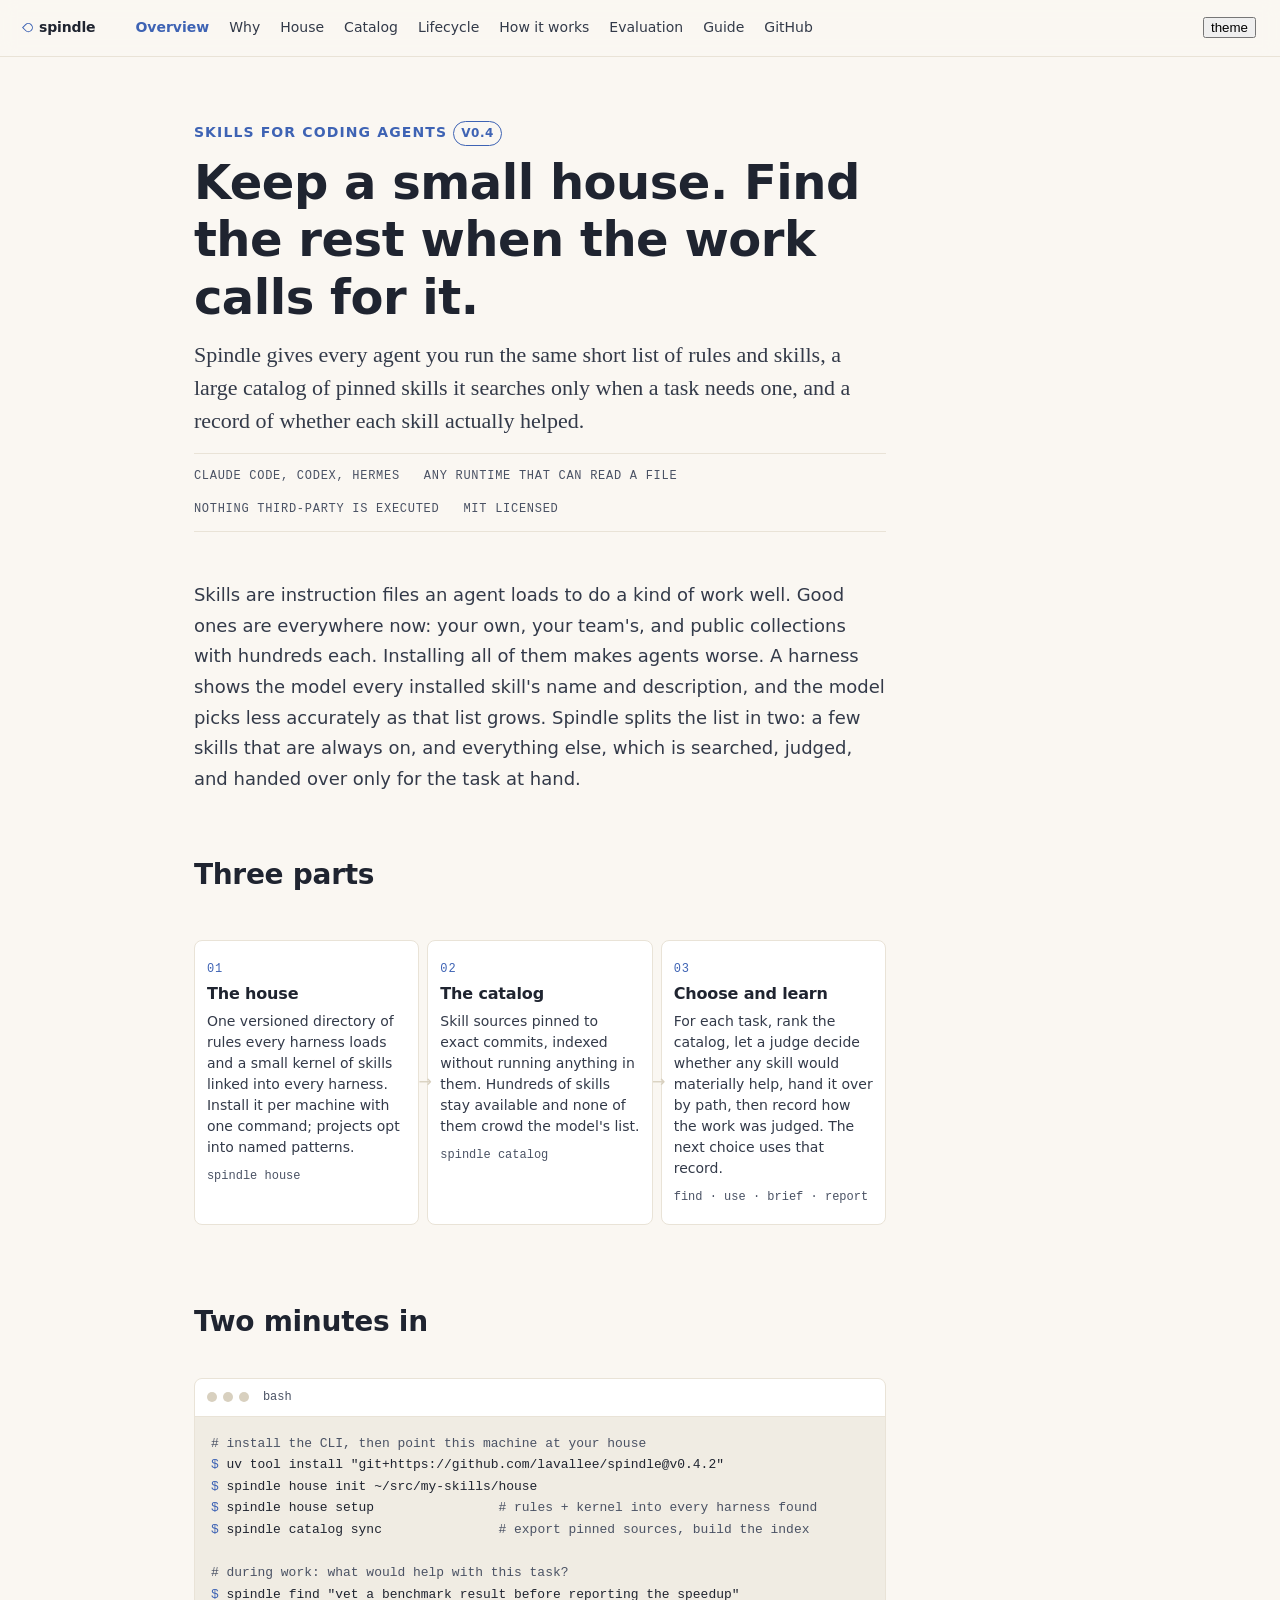
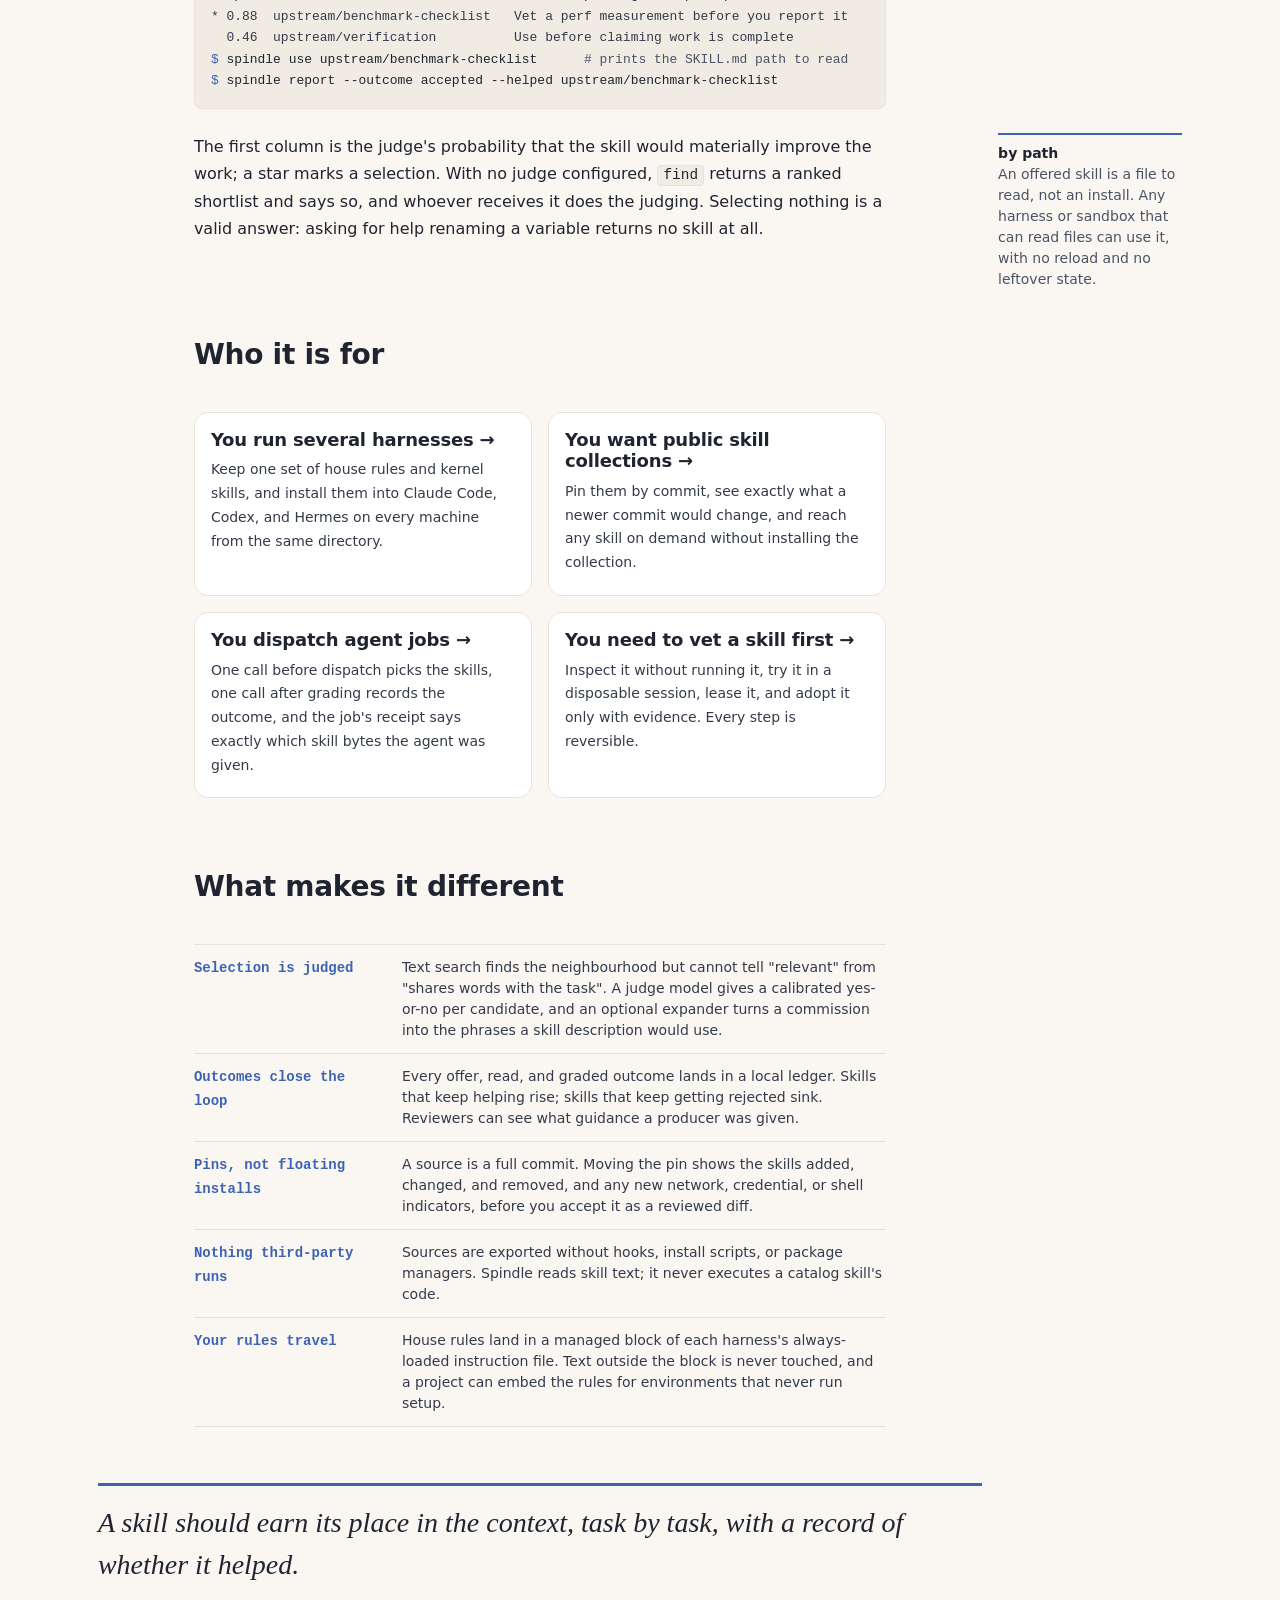
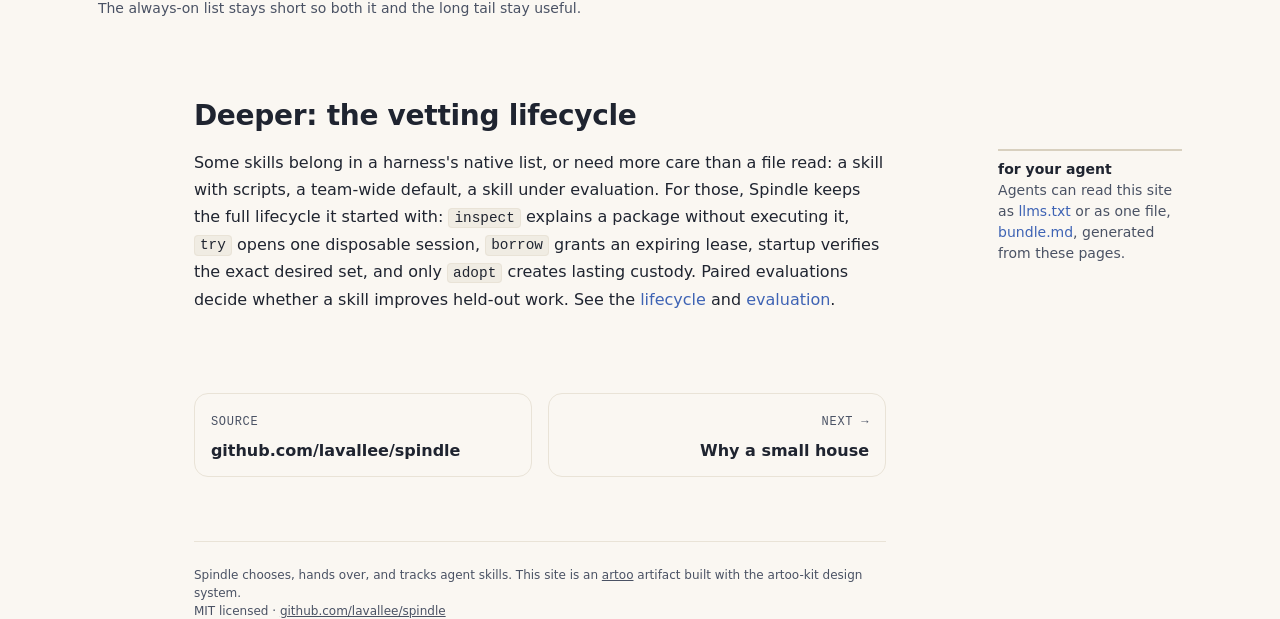
<file: docs/index.html>
<!doctype html>
<html lang="en">
<head>
  <meta charset="utf-8">
  <meta name="viewport" content="width=device-width, initial-scale=1">
  <title>Spindle — the right skills for each agent task</title>
  <meta name="description" content="Spindle keeps a small set of rules and skills always on, a large pinned catalog searched only when a task calls for it, and a judged choice per task whose outcome feeds the next choice. It also vets, leases, and retires skills with exact evidence.">
  <link rel="icon" href="data:image/svg+xml,%3Csvg xmlns='http://www.w3.org/2000/svg' viewBox='0 0 32 32'%3E%3Ccircle cx='16' cy='16' r='9' fill='none' stroke='%237aa2f7' stroke-width='2.5'/%3E%3Ccircle cx='16' cy='16' r='2.5' fill='%237aa2f7'/%3E%3C/svg%3E">
  <link rel="stylesheet" href="lib/artoo-kit/tokens.css">
  <link rel="stylesheet" href="lib/artoo-kit/base.css">
  <link rel="stylesheet" href="lib/artoo-kit/article.css">
  <link rel="stylesheet" href="lib/artoo-kit/components.css">
  <link rel="stylesheet" href="style.css">
</head>
<body>

<!-- nav:begin -->
<nav class="site-nav">
  <a class="brand" href="index.html"><span class="spin"></span>spindle</a>
  <button class="nav-toggle" aria-label="Menu">menu</button>
  <div class="nav-links">
    <a href="index.html" aria-current="page">Overview</a>
    <a href="rationale.html">Why</a>
    <a href="house.html">House</a>
    <a href="catalog.html">Catalog</a>
    <a href="lifecycle.html">Lifecycle</a>
    <a href="how-it-works.html">How it works</a>
    <a href="evaluation.html">Evaluation</a>
    <a href="guide.html">Guide</a>
    <a href="https://github.com/lavallee/spindle">GitHub</a>
  </div>
  <button data-theme-toggle class="nav-toggle" style="display:block;margin-left:auto" aria-label="Toggle theme">theme</button>
</nav>
<!-- nav:end -->

<main class="article">
  <header class="article-header">
    <div class="article-kicker">skills for coding agents <span class="badge badge--accent">v0.4</span></div>
    <h1 class="article-title">Keep a small house. Find the rest when the work calls for it.</h1>
    <p class="article-dek">Spindle gives every agent you run the same short list
    of rules and skills, a large catalog of pinned skills it searches only when a
    task needs one, and a record of whether each skill actually helped.</p>
    <div class="meta-row">
      <span>Claude Code, Codex, Hermes</span>
      <span>any runtime that can read a file</span>
      <span>nothing third-party is executed</span>
      <span>MIT licensed</span>
    </div>
  </header>

  <p class="lead">Skills are instruction files an agent loads to do a kind of
  work well. Good ones are everywhere now: your own, your team's, and public
  collections with hundreds each. Installing all of them makes agents worse. A
  harness shows the model every installed skill's name and description, and the
  model picks less accurately as that list grows. Spindle splits the list in two:
  a few skills that are always on, and everything else, which is searched,
  judged, and handed over only for the task at hand.</p>

  <h2>Three parts</h2>

  <div class="pipeline">
    <div class="stage"><span class="n">01</span><h4>The house</h4>
      <p>One versioned directory of rules every harness loads and a small kernel
      of skills linked into every harness. Install it per machine with one
      command; projects opt into named patterns.</p>
      <span class="mod">spindle house</span></div>
    <div class="stage"><span class="n">02</span><h4>The catalog</h4>
      <p>Skill sources pinned to exact commits, indexed without running anything
      in them. Hundreds of skills stay available and none of them crowd the
      model's list.</p>
      <span class="mod">spindle catalog</span></div>
    <div class="stage"><span class="n">03</span><h4>Choose and learn</h4>
      <p>For each task, rank the catalog, let a judge decide whether any skill
      would materially help, hand it over by path, then record how the work was
      judged. The next choice uses that record.</p>
      <span class="mod">find · use · brief · report</span></div>
  </div>

  <h2>Two minutes in</h2>
  <div class="terminal">
    <div class="terminal-bar"><span class="dot"></span><span class="dot"></span><span class="dot"></span><span class="name">bash</span></div>
<pre><code><span class="c"># install the CLI, then point this machine at your house</span>
<span class="p">$</span> uv tool install "git+https://github.com/lavallee/spindle@v0.4.2"
<span class="p">$</span> spindle house init ~/src/my-skills/house
<span class="p">$</span> spindle house setup                <span class="c"># rules + kernel into every harness found</span>
<span class="p">$</span> spindle catalog sync               <span class="c"># export pinned sources, build the index</span>

<span class="c"># during work: what would help with this task?</span>
<span class="p">$</span> spindle find "vet a benchmark result before reporting the speedup"
<span class="o">* 0.88  upstream/benchmark-checklist   Vet a perf measurement before you report it
  0.46  upstream/verification          Use before claiming work is complete</span>
<span class="p">$</span> spindle use upstream/benchmark-checklist      <span class="c"># prints the SKILL.md path to read</span>
<span class="p">$</span> spindle report --outcome accepted --helped upstream/benchmark-checklist</code></pre>
  </div>

  <div class="article-mrow">
    <p>The first column is the judge's probability that the skill would
    materially improve the work; a star marks a selection. With no judge
    configured, <code>find</code> returns a ranked shortlist and says so, and
    whoever receives it does the judging. Selecting nothing is a valid answer:
    asking for help renaming a variable returns no skill at all.</p>
    <aside class="article-marginnote article-marginnote--def">
      <span class="term">by path</span>
      An offered skill is a file to read, not an install. Any harness or
      sandbox that can read files can use it, with no reload and no leftover
      state.
    </aside>
  </div>

  <h2>Who it is for</h2>
  <div class="card-grid">
    <a class="card" href="house.html">
      <h3>You run several harnesses →</h3>
      <p>Keep one set of house rules and kernel skills, and install them into
      Claude Code, Codex, and Hermes on every machine from the same directory.</p>
    </a>
    <a class="card" href="catalog.html">
      <h3>You want public skill collections →</h3>
      <p>Pin them by commit, see exactly what a newer commit would change, and
      reach any skill on demand without installing the collection.</p>
    </a>
    <a class="card" href="catalog.html#runtimes">
      <h3>You dispatch agent jobs →</h3>
      <p>One call before dispatch picks the skills, one call after grading
      records the outcome, and the job's receipt says exactly which skill bytes
      the agent was given.</p>
    </a>
    <a class="card" href="lifecycle.html">
      <h3>You need to vet a skill first →</h3>
      <p>Inspect it without running it, try it in a disposable session, lease
      it, and adopt it only with evidence. Every step is reversible.</p>
    </a>
  </div>

  <h2>What makes it different</h2>
  <dl class="defs">
    <div><dt>Selection is judged</dt><dd>Text search finds the neighbourhood but
      cannot tell "relevant" from "shares words with the task". A judge model
      gives a calibrated yes-or-no per candidate, and an optional expander turns
      a commission into the phrases a skill description would use.</dd></div>
    <div><dt>Outcomes close the loop</dt><dd>Every offer, read, and graded
      outcome lands in a local ledger. Skills that keep helping rise; skills
      that keep getting rejected sink. Reviewers can see what guidance a
      producer was given.</dd></div>
    <div><dt>Pins, not floating installs</dt><dd>A source is a full commit.
      Moving the pin shows the skills added, changed, and removed, and any new
      network, credential, or shell indicators, before you accept it as a
      reviewed diff.</dd></div>
    <div><dt>Nothing third-party runs</dt><dd>Sources are exported without hooks,
      install scripts, or package managers. Spindle reads skill text; it never
      executes a catalog skill's code.</dd></div>
    <div><dt>Your rules travel</dt><dd>House rules land in a managed block of
      each harness's always-loaded instruction file. Text outside the block is
      never touched, and a project can embed the rules for environments that
      never run setup.</dd></div>
  </dl>

  <p class="article-pullquote">A skill should earn its place in the context, task
  by task, with a record of whether it helped.<cite>The always-on list stays
  short so both it and the long tail stay useful.</cite></p>

  <h2>Deeper: the vetting lifecycle</h2>
  <div class="article-mrow">
    <p>Some skills belong in a harness's native list, or need more care than a
    file read: a skill with scripts, a team-wide default, a skill under
    evaluation. For those, Spindle keeps the full lifecycle it started with:
    <code>inspect</code> explains a package without executing it,
    <code>try</code> opens one disposable session, <code>borrow</code> grants an
    expiring lease, startup verifies the exact desired set, and only
    <code>adopt</code> creates lasting custody. Paired evaluations decide
    whether a skill improves held-out work. See the
    <a href="lifecycle.html">lifecycle</a> and
    <a href="evaluation.html">evaluation</a>.</p>
    <aside class="article-marginnote">
      <span class="term">for your agent</span>
      Agents can read this site as <a href="llms.txt">llms.txt</a> or as one
      file, <a href="bundle.md">bundle.md</a>, generated from these pages.
    </aside>
  </div>

  <nav class="pagenav">
    <a class="prev" href="https://github.com/lavallee/spindle">
      <span class="dir">Source</span>
      <span class="ttl">github.com/lavallee/spindle</span>
    </a>
    <a class="next" href="rationale.html">
      <span class="dir">Next →</span>
      <span class="ttl">Why a small house</span>
    </a>
  </nav>

  <footer class="colophon">
    Spindle chooses, hands over, and tracks agent skills. This site is an
    <a href="https://github.com/lavallee/artoo">artoo</a> artifact built with the
    artoo-kit design system.<br>
    MIT licensed · <a href="https://github.com/lavallee/spindle">github.com/lavallee/spindle</a>
  </footer>
</main>
<script src="lib/artoo-kit/kit.js"></script>
</body>
</html>
</file>
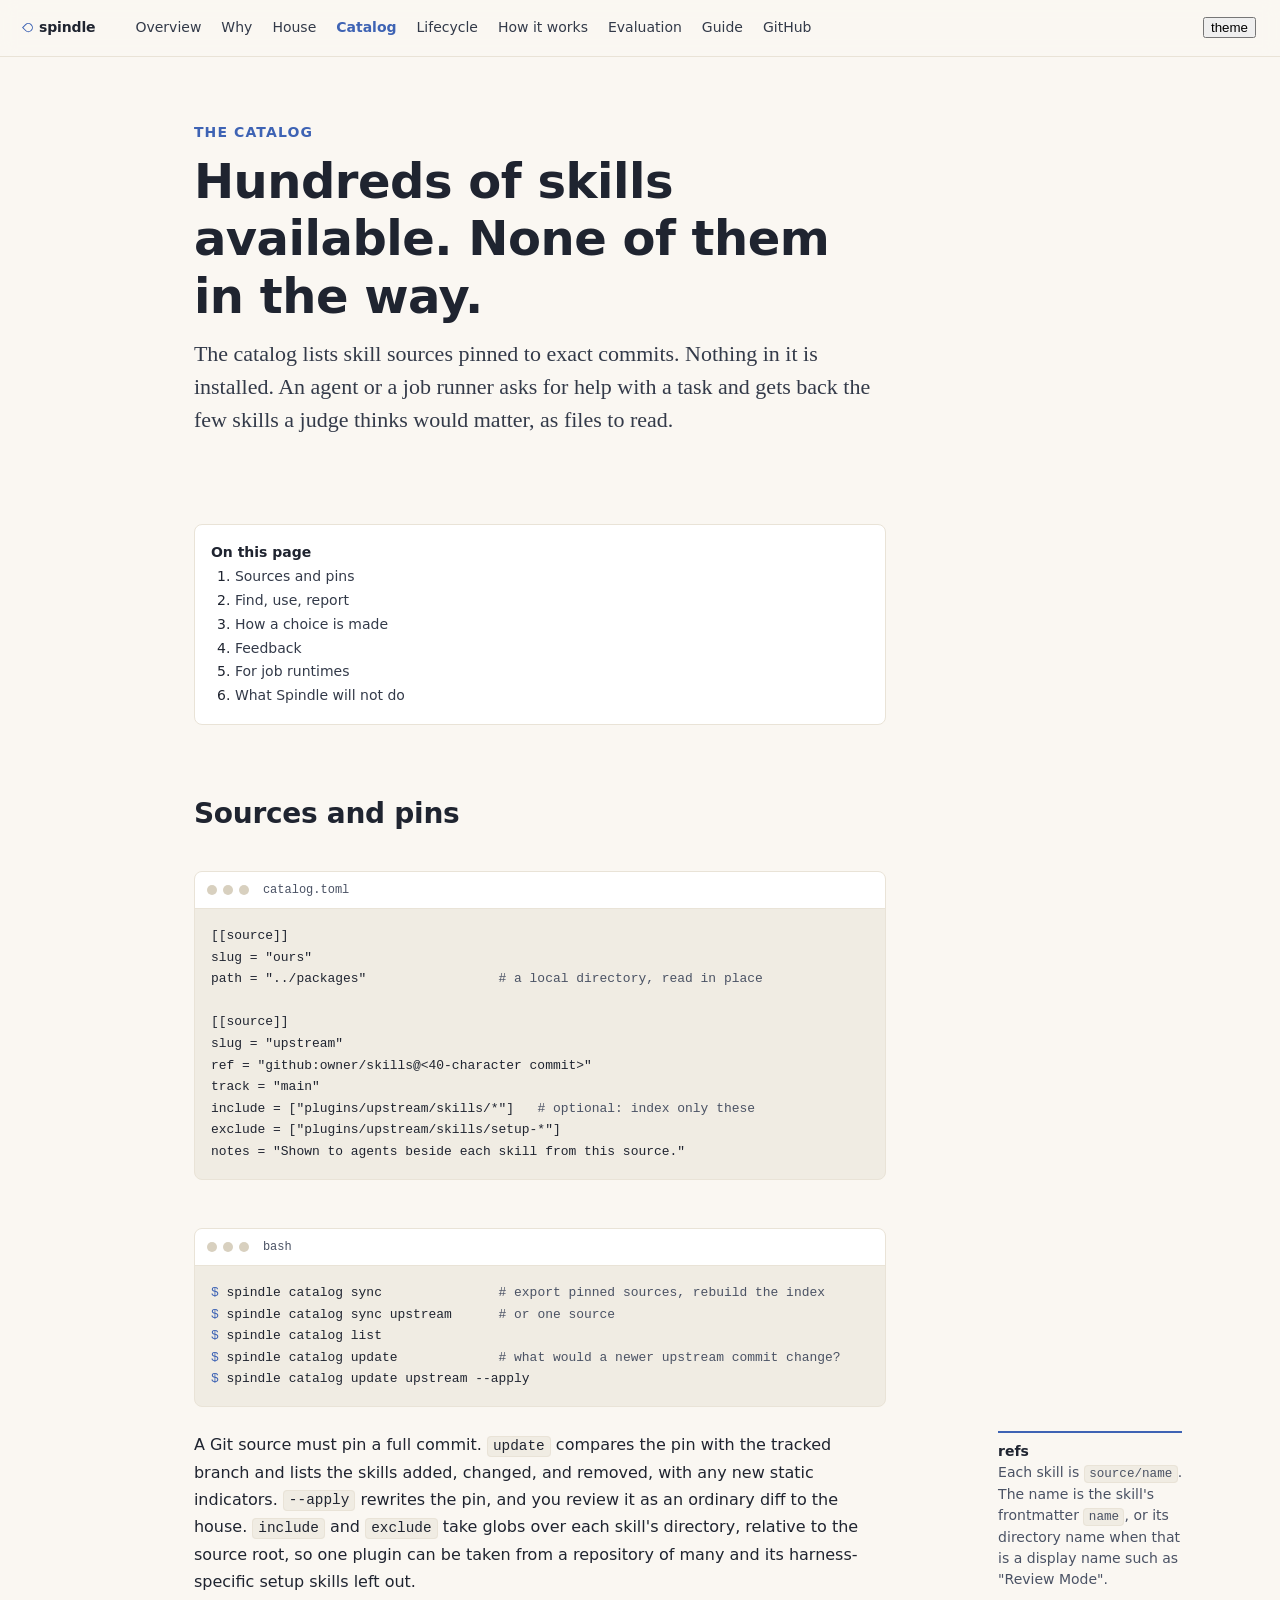
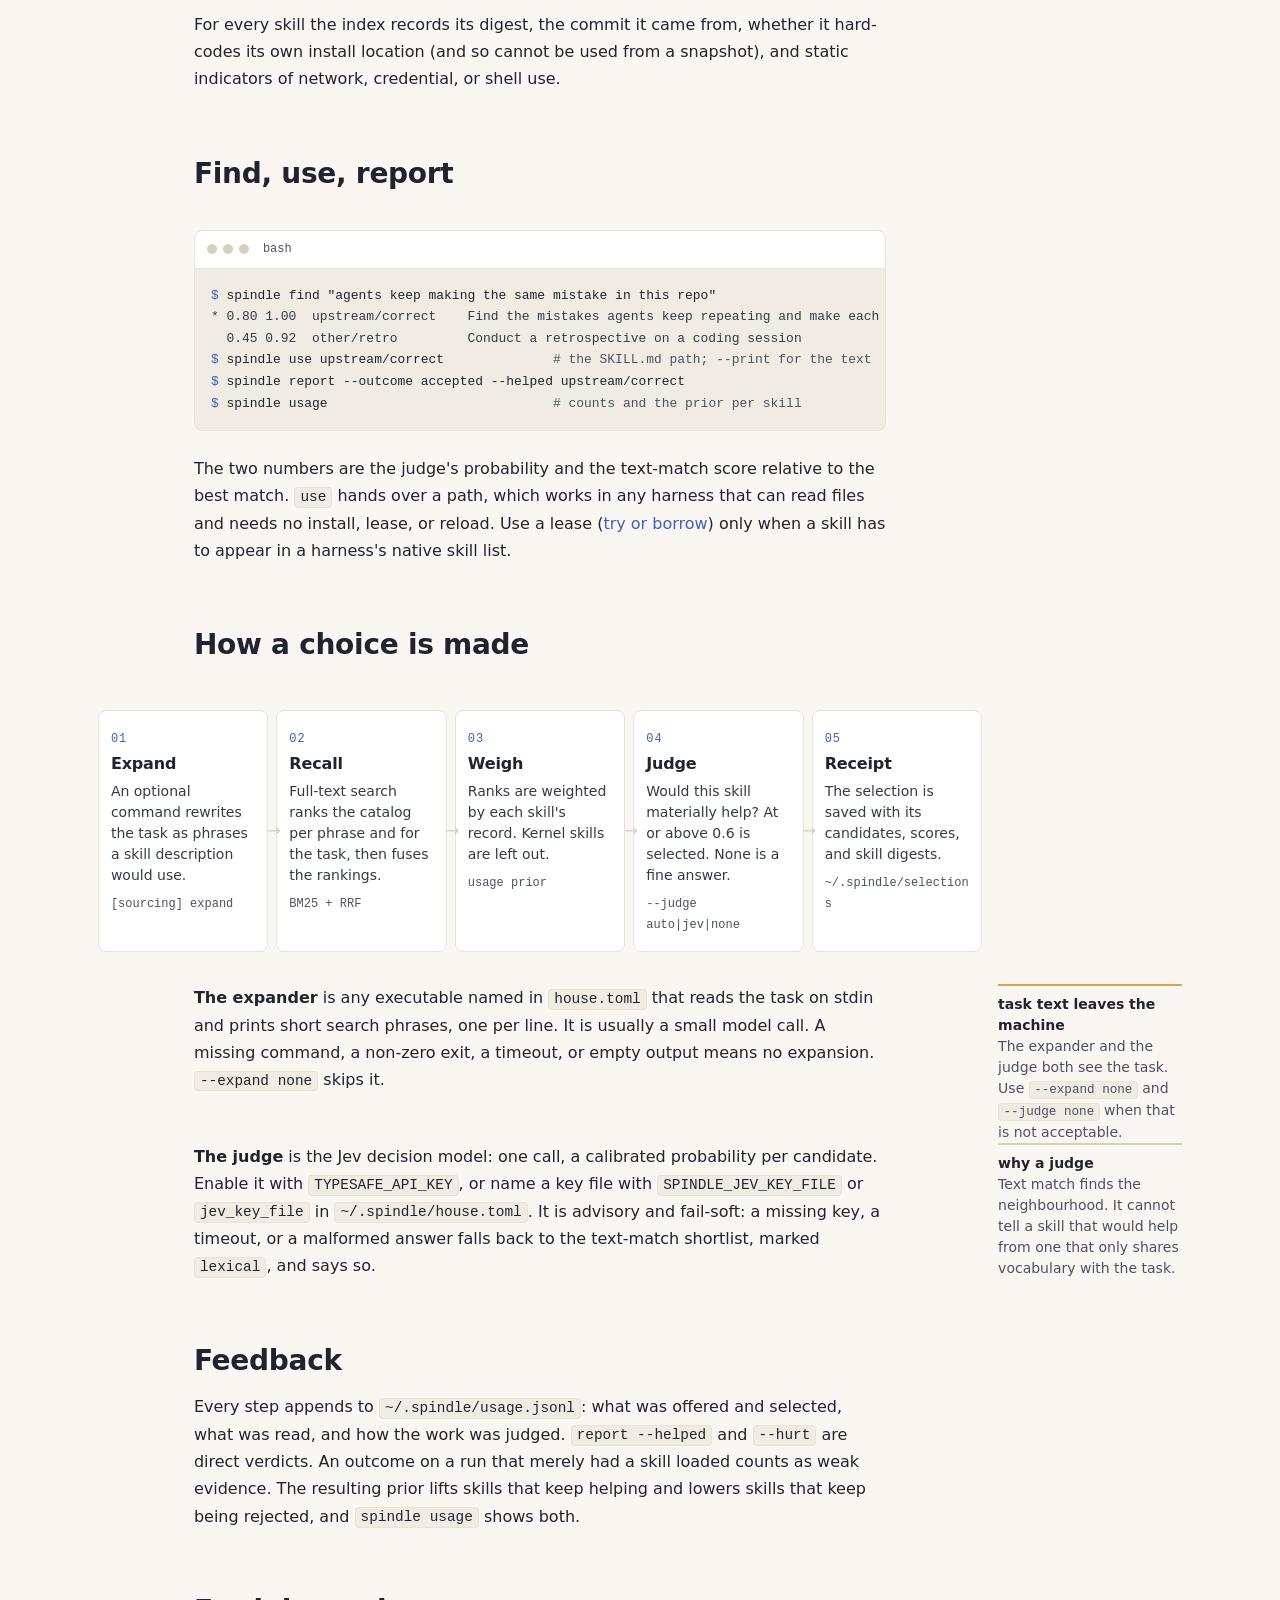
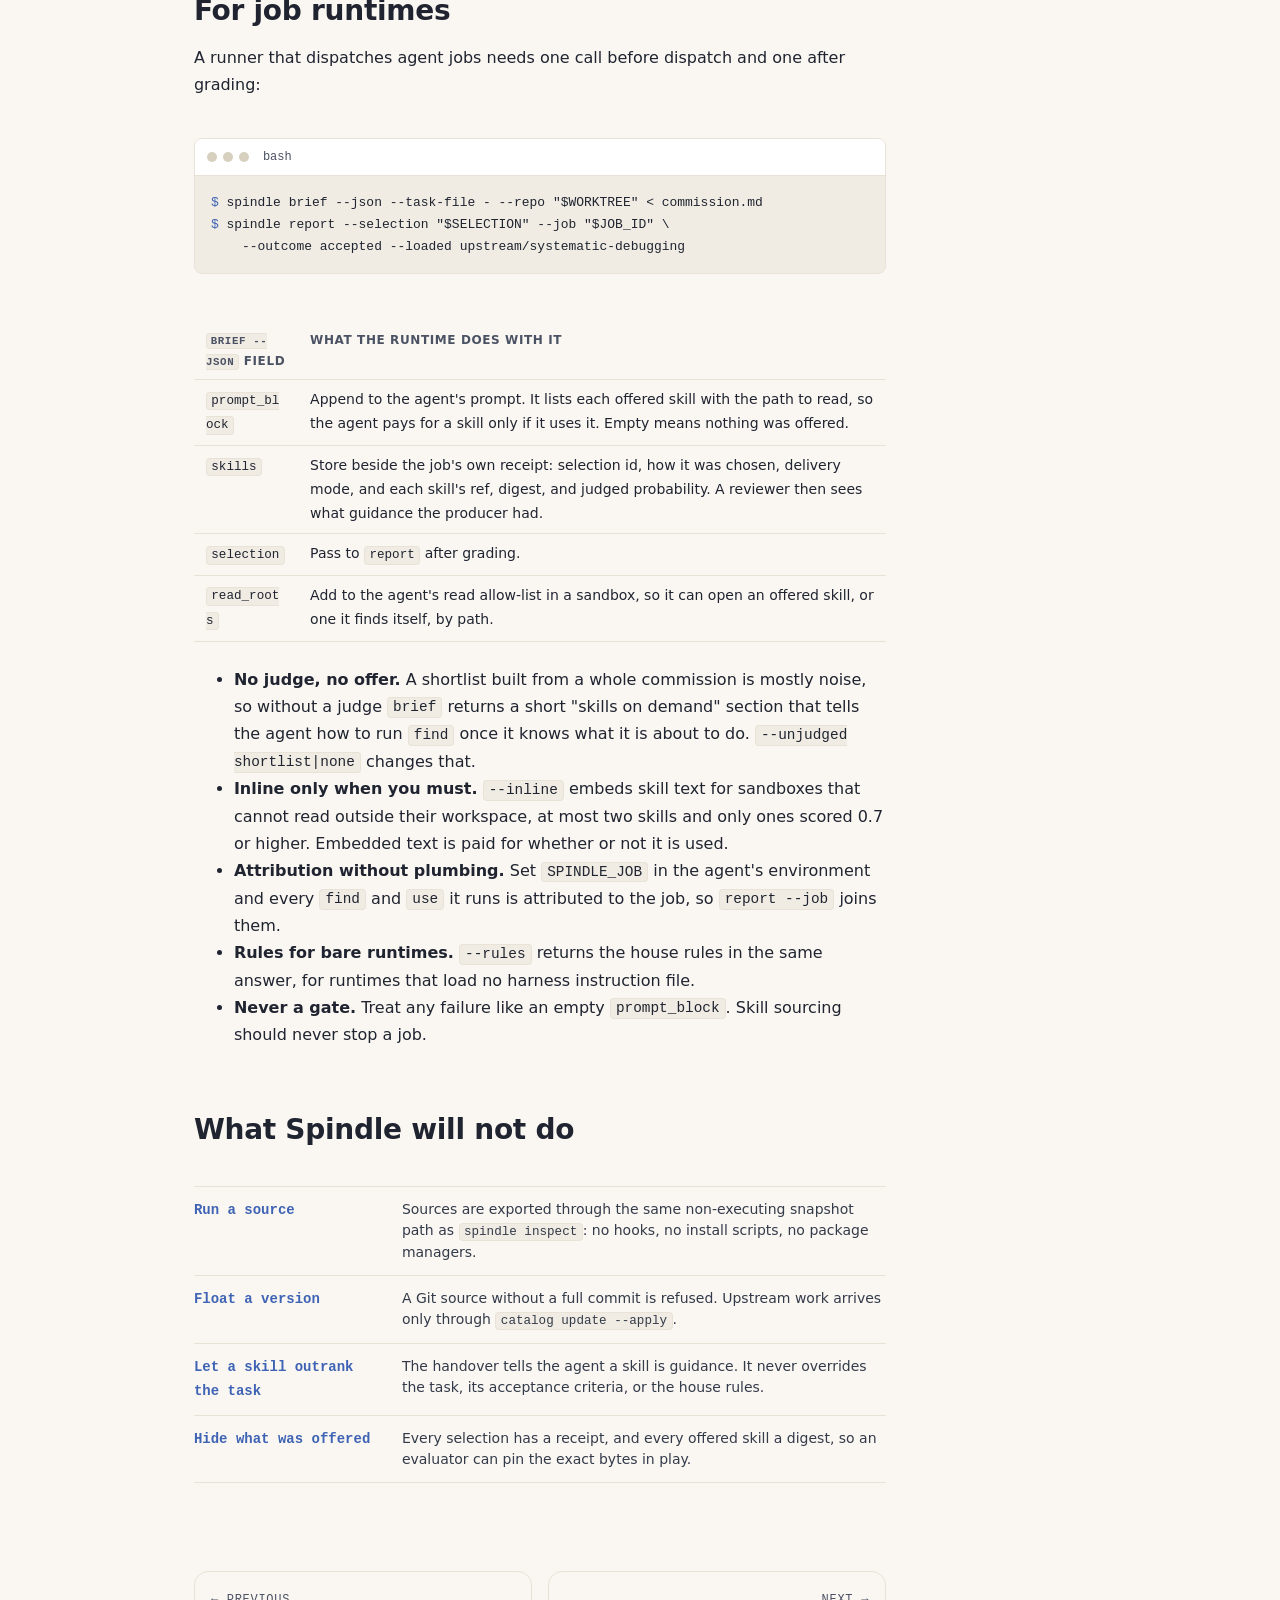
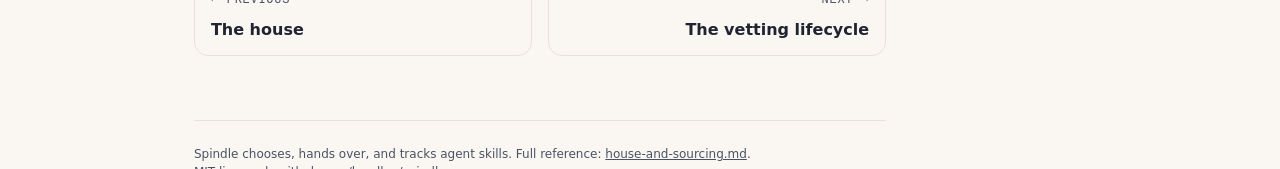
<file: docs/catalog.html>
<!doctype html>
<html lang="en">
<head>
  <meta charset="utf-8">
  <meta name="viewport" content="width=device-width, initial-scale=1">
  <title>The catalog — Spindle</title>
  <meta name="description" content="Spindle's catalog indexes skills from commit-pinned sources without running them. find ranks and judges them per task, use hands one over by path, brief serves job runtimes, and report records whether a skill helped.">
  <link rel="icon" href="data:image/svg+xml,%3Csvg xmlns='http://www.w3.org/2000/svg' viewBox='0 0 32 32'%3E%3Ccircle cx='16' cy='16' r='9' fill='none' stroke='%237aa2f7' stroke-width='2.5'/%3E%3Ccircle cx='16' cy='16' r='2.5' fill='%237aa2f7'/%3E%3C/svg%3E">
  <link rel="stylesheet" href="lib/artoo-kit/tokens.css">
  <link rel="stylesheet" href="lib/artoo-kit/base.css">
  <link rel="stylesheet" href="lib/artoo-kit/article.css">
  <link rel="stylesheet" href="lib/artoo-kit/components.css">
  <link rel="stylesheet" href="style.css">
</head>
<body>

<!-- nav:begin -->
<nav class="site-nav">
  <a class="brand" href="index.html"><span class="spin"></span>spindle</a>
  <button class="nav-toggle" aria-label="Menu">menu</button>
  <div class="nav-links">
    <a href="index.html">Overview</a>
    <a href="rationale.html">Why</a>
    <a href="house.html">House</a>
    <a href="catalog.html" aria-current="page">Catalog</a>
    <a href="lifecycle.html">Lifecycle</a>
    <a href="how-it-works.html">How it works</a>
    <a href="evaluation.html">Evaluation</a>
    <a href="guide.html">Guide</a>
    <a href="https://github.com/lavallee/spindle">GitHub</a>
  </div>
  <button data-theme-toggle class="nav-toggle" style="display:block;margin-left:auto" aria-label="Toggle theme">theme</button>
</nav>
<!-- nav:end -->

<main class="article">
  <header class="article-header">
    <div class="article-kicker">the catalog</div>
    <h1 class="article-title">Hundreds of skills available. None of them in the way.</h1>
    <p class="article-dek">The catalog lists skill sources pinned to exact
    commits. Nothing in it is installed. An agent or a job runner asks for help
    with a task and gets back the few skills a judge thinks would matter, as
    files to read.</p>
  </header>

  <div class="toc">
    <b>On this page</b>
    <ol>
      <li><a href="#sources">Sources and pins</a></li>
      <li><a href="#find">Find, use, report</a></li>
      <li><a href="#selection">How a choice is made</a></li>
      <li><a href="#feedback">Feedback</a></li>
      <li><a href="#runtimes">For job runtimes</a></li>
      <li><a href="#trust">What Spindle will not do</a></li>
    </ol>
  </div>

  <h2 id="sources">Sources and pins</h2>
  <div class="terminal">
    <div class="terminal-bar"><span class="dot"></span><span class="dot"></span><span class="dot"></span><span class="name">catalog.toml</span></div>
<pre><code>[[source]]
slug = "ours"
path = "../packages"                 <span class="c"># a local directory, read in place</span>

[[source]]
slug = "upstream"
ref = "github:owner/skills@&lt;40-character commit&gt;"
track = "main"
include = ["plugins/upstream/skills/*"]   <span class="c"># optional: index only these</span>
exclude = ["plugins/upstream/skills/setup-*"]
notes = "Shown to agents beside each skill from this source."</code></pre>
  </div>

  <div class="terminal">
    <div class="terminal-bar"><span class="dot"></span><span class="dot"></span><span class="dot"></span><span class="name">bash</span></div>
<pre><code><span class="p">$</span> spindle catalog sync               <span class="c"># export pinned sources, rebuild the index</span>
<span class="p">$</span> spindle catalog sync upstream      <span class="c"># or one source</span>
<span class="p">$</span> spindle catalog list
<span class="p">$</span> spindle catalog update             <span class="c"># what would a newer upstream commit change?</span>
<span class="p">$</span> spindle catalog update upstream --apply</code></pre>
  </div>

  <div class="article-mrow">
    <p>A Git source must pin a full commit. <code>update</code> compares the pin
    with the tracked branch and lists the skills added, changed, and removed,
    with any new static indicators. <code>--apply</code> rewrites the pin, and you
    review it as an ordinary diff to the house. <code>include</code> and
    <code>exclude</code> take globs over each skill's directory, relative to the
    source root, so one plugin can be taken from a repository of many and its
    harness-specific setup skills left out.</p>
    <aside class="article-marginnote article-marginnote--def">
      <span class="term">refs</span>
      Each skill is <code>source/name</code>. The name is the skill's
      frontmatter <code>name</code>, or its directory name when that is a
      display name such as "Review Mode".
    </aside>
  </div>

  <p>For every skill the index records its digest, the commit it came from,
  whether it hard-codes its own install location (and so cannot be used from a
  snapshot), and static indicators of network, credential, or shell use.</p>

  <h2 id="find">Find, use, report</h2>
  <div class="terminal">
    <div class="terminal-bar"><span class="dot"></span><span class="dot"></span><span class="dot"></span><span class="name">bash</span></div>
<pre><code><span class="p">$</span> spindle find "agents keep making the same mistake in this repo"
<span class="o">* 0.80 1.00  upstream/correct    Find the mistakes agents keep repeating and make each impossible
  0.45 0.92  other/retro         Conduct a retrospective on a coding session</span>
<span class="p">$</span> spindle use upstream/correct              <span class="c"># the SKILL.md path; --print for the text</span>
<span class="p">$</span> spindle report --outcome accepted --helped upstream/correct
<span class="p">$</span> spindle usage                             <span class="c"># counts and the prior per skill</span></code></pre>
  </div>

  <p>The two numbers are the judge's probability and the text-match score
  relative to the best match. <code>use</code> hands over a path, which works in
  any harness that can read files and needs no install, lease, or reload. Use a
  lease (<a href="lifecycle.html">try or borrow</a>) only when a skill has to
  appear in a harness's native skill list.</p>

  <h2 id="selection">How a choice is made</h2>
  <div class="article-breakout">
  <div class="pipeline">
    <div class="stage"><span class="n">01</span><h4>Expand</h4>
      <p>An optional command rewrites the task as phrases a skill
      description would use.</p>
      <span class="mod">[sourcing] expand</span></div>
    <div class="stage"><span class="n">02</span><h4>Recall</h4>
      <p>Full-text search ranks the catalog per phrase and for the task, then
      fuses the rankings.</p>
      <span class="mod">BM25 + RRF</span></div>
    <div class="stage"><span class="n">03</span><h4>Weigh</h4>
      <p>Ranks are weighted by each skill's record. Kernel skills are left
      out.</p>
      <span class="mod">usage prior</span></div>
    <div class="stage"><span class="n">04</span><h4>Judge</h4>
      <p>Would this skill materially help? At or above 0.6 is selected. None
      is a fine answer.</p>
      <span class="mod">--judge auto|jev|none</span></div>
    <div class="stage"><span class="n">05</span><h4>Receipt</h4>
      <p>The selection is saved with its candidates, scores, and skill
      digests.</p>
      <span class="mod">~/.spindle/selections</span></div>
  </div>
  </div>

  <div class="article-mrow">
    <p><strong>The expander</strong> is any executable named in
    <code>house.toml</code> that reads the task on stdin and prints short search
    phrases, one per line. It is usually a small model call. A missing command,
    a non-zero exit, a timeout, or empty output means no expansion.
    <code>--expand none</code> skips it.</p>
    <aside class="article-marginnote article-marginnote--callout">
      <span class="term">task text leaves the machine</span>
      The expander and the judge both see the task. Use <code>--expand none</code>
      and <code>--judge none</code> when that is not acceptable.
    </aside>
  </div>

  <div class="article-mrow">
    <p><strong>The judge</strong> is the Jev decision model: one call, a
    calibrated probability per candidate. Enable it with
    <code>TYPESAFE_API_KEY</code>, or name a key file with
    <code>SPINDLE_JEV_KEY_FILE</code> or <code>jev_key_file</code> in
    <code>~/.spindle/house.toml</code>. It is advisory and fail-soft: a missing
    key, a timeout, or a malformed answer falls back to the text-match shortlist,
    marked <code>lexical</code>, and says so.</p>
    <aside class="article-marginnote">
      <span class="term">why a judge</span>
      Text match finds the neighbourhood. It cannot tell a skill that would help
      from one that only shares vocabulary with the task.
    </aside>
  </div>

  <h2 id="feedback">Feedback</h2>
  <p>Every step appends to <code>~/.spindle/usage.jsonl</code>: what was offered
  and selected, what was read, and how the work was judged.
  <code>report --helped</code> and <code>--hurt</code> are direct verdicts. An
  outcome on a run that merely had a skill loaded counts as weak evidence. The
  resulting prior lifts skills that keep helping and lowers skills that keep
  being rejected, and <code>spindle usage</code> shows both.</p>

  <h2 id="runtimes">For job runtimes</h2>
  <p>A runner that dispatches agent jobs needs one call before dispatch and one
  after grading:</p>
  <div class="terminal">
    <div class="terminal-bar"><span class="dot"></span><span class="dot"></span><span class="dot"></span><span class="name">bash</span></div>
<pre><code><span class="p">$</span> spindle brief --json --task-file - --repo "$WORKTREE" &lt; commission.md
<span class="p">$</span> spindle report --selection "$SELECTION" --job "$JOB_ID" \
    --outcome accepted --loaded upstream/systematic-debugging</code></pre>
  </div>

  <table>
    <thead><tr><th><code>brief --json</code> field</th><th>What the runtime does with it</th></tr></thead>
    <tbody>
      <tr><td><code>prompt_block</code></td><td>Append to the agent's prompt. It lists each offered skill with the path to read, so the agent pays for a skill only if it uses it. Empty means nothing was offered.</td></tr>
      <tr><td><code>skills</code></td><td>Store beside the job's own receipt: selection id, how it was chosen, delivery mode, and each skill's ref, digest, and judged probability. A reviewer then sees what guidance the producer had.</td></tr>
      <tr><td><code>selection</code></td><td>Pass to <code>report</code> after grading.</td></tr>
      <tr><td><code>read_roots</code></td><td>Add to the agent's read allow-list in a sandbox, so it can open an offered skill, or one it finds itself, by path.</td></tr>
    </tbody>
  </table>

  <ul>
    <li><strong>No judge, no offer.</strong> A shortlist built from a whole
      commission is mostly noise, so without a judge <code>brief</code> returns
      a short "skills on demand" section that tells the agent how to run
      <code>find</code> once it knows what it is about to do.
      <code>--unjudged shortlist|none</code> changes that.</li>
    <li><strong>Inline only when you must.</strong> <code>--inline</code> embeds
      skill text for sandboxes that cannot read outside their workspace, at most
      two skills and only ones scored 0.7 or higher. Embedded text is paid for
      whether or not it is used.</li>
    <li><strong>Attribution without plumbing.</strong> Set
      <code>SPINDLE_JOB</code> in the agent's environment and every
      <code>find</code> and <code>use</code> it runs is attributed to the job, so
      <code>report --job</code> joins them.</li>
    <li><strong>Rules for bare runtimes.</strong> <code>--rules</code> returns
      the house rules in the same answer, for runtimes that load no harness
      instruction file.</li>
    <li><strong>Never a gate.</strong> Treat any failure like an empty
      <code>prompt_block</code>. Skill sourcing should never stop a job.</li>
  </ul>

  <h2 id="trust">What Spindle will not do</h2>
  <dl class="defs">
    <div><dt>Run a source</dt><dd>Sources are exported through the same
      non-executing snapshot path as <code>spindle inspect</code>: no hooks, no
      install scripts, no package managers.</dd></div>
    <div><dt>Float a version</dt><dd>A Git source without a full commit is
      refused. Upstream work arrives only through <code>catalog update
      --apply</code>.</dd></div>
    <div><dt>Let a skill outrank the task</dt><dd>The handover tells the agent a
      skill is guidance. It never overrides the task, its acceptance criteria,
      or the house rules.</dd></div>
    <div><dt>Hide what was offered</dt><dd>Every selection has a receipt, and
      every offered skill a digest, so an evaluator can pin the exact bytes in
      play.</dd></div>
  </dl>

  <nav class="pagenav">
    <a class="prev" href="house.html">
      <span class="dir">← Previous</span>
      <span class="ttl">The house</span>
    </a>
    <a class="next" href="lifecycle.html">
      <span class="dir">Next →</span>
      <span class="ttl">The vetting lifecycle</span>
    </a>
  </nav>

  <footer class="colophon">
    Spindle chooses, hands over, and tracks agent skills. Full reference:
    <a href="https://github.com/lavallee/spindle/blob/main/docs/house-and-sourcing.md">house-and-sourcing.md</a>.<br>
    MIT licensed · <a href="https://github.com/lavallee/spindle">github.com/lavallee/spindle</a>
  </footer>
</main>
<script src="lib/artoo-kit/kit.js"></script>
</body>
</html>
</file>
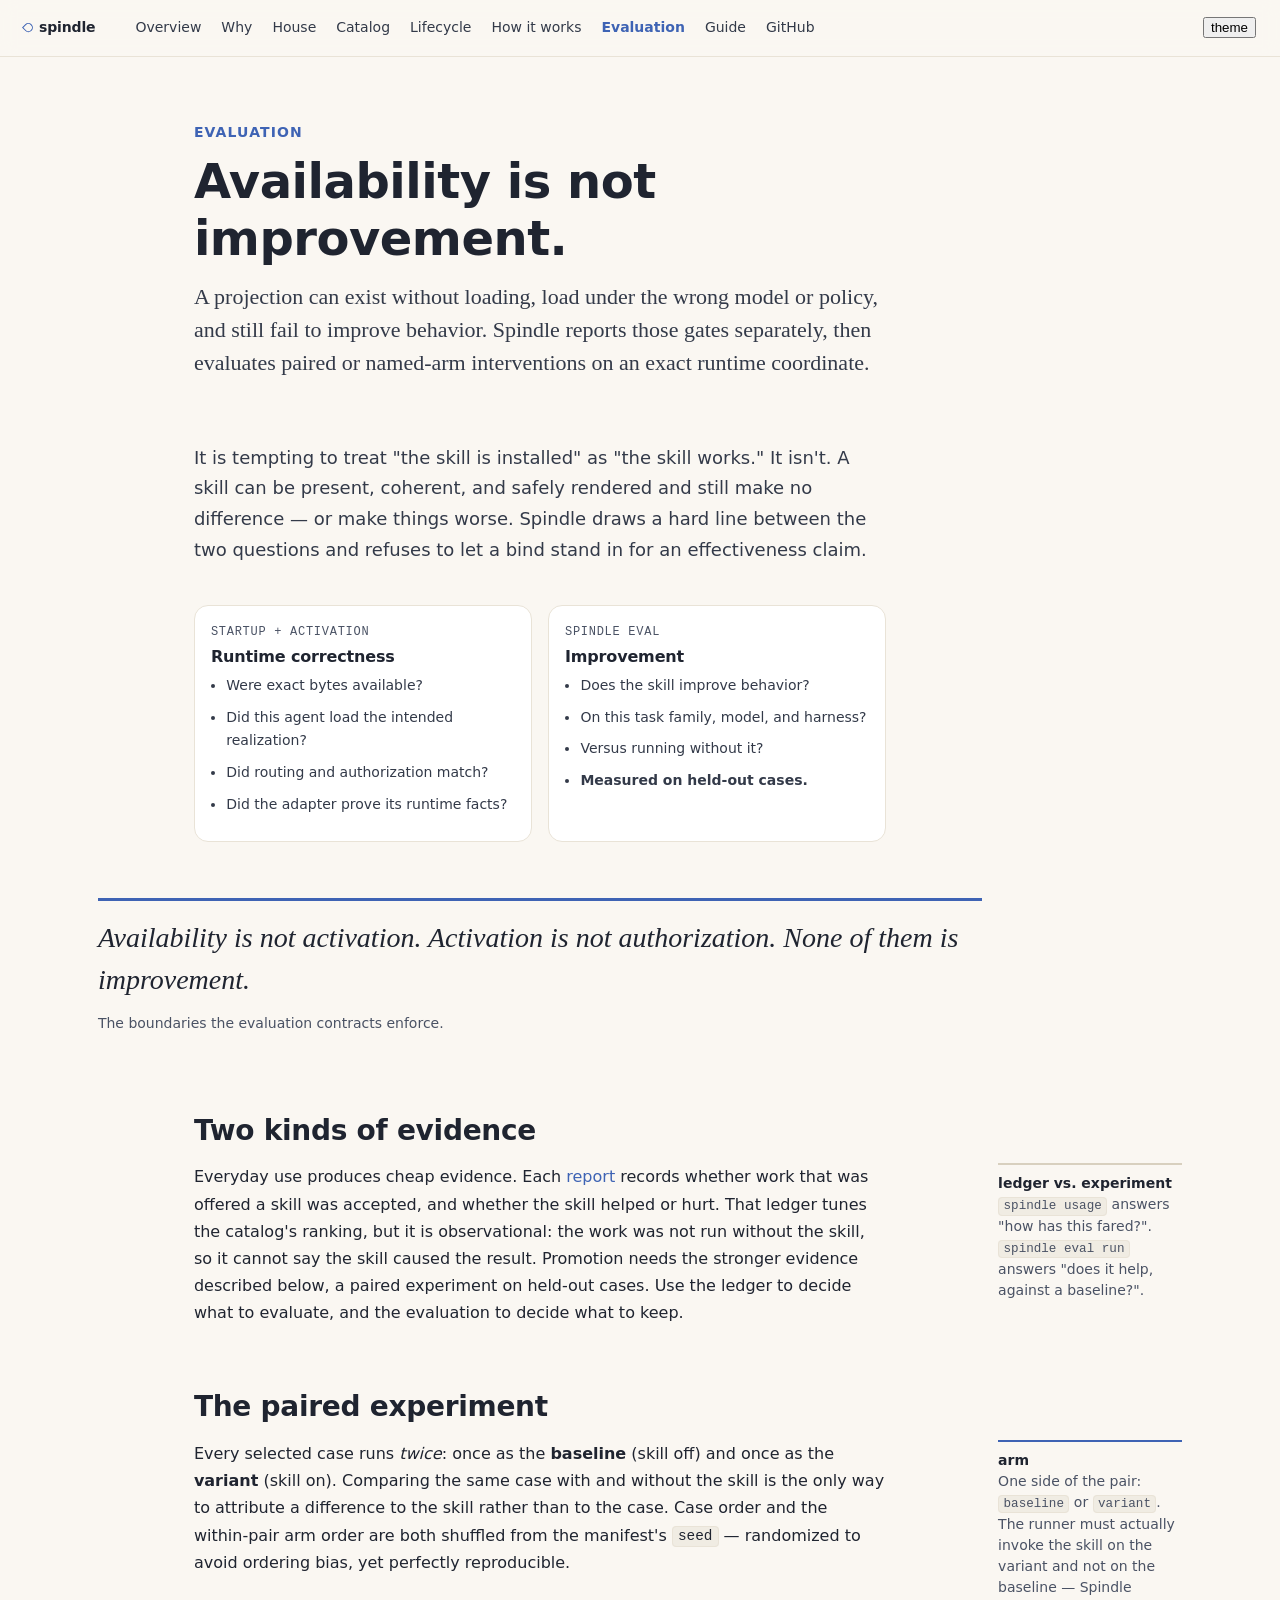
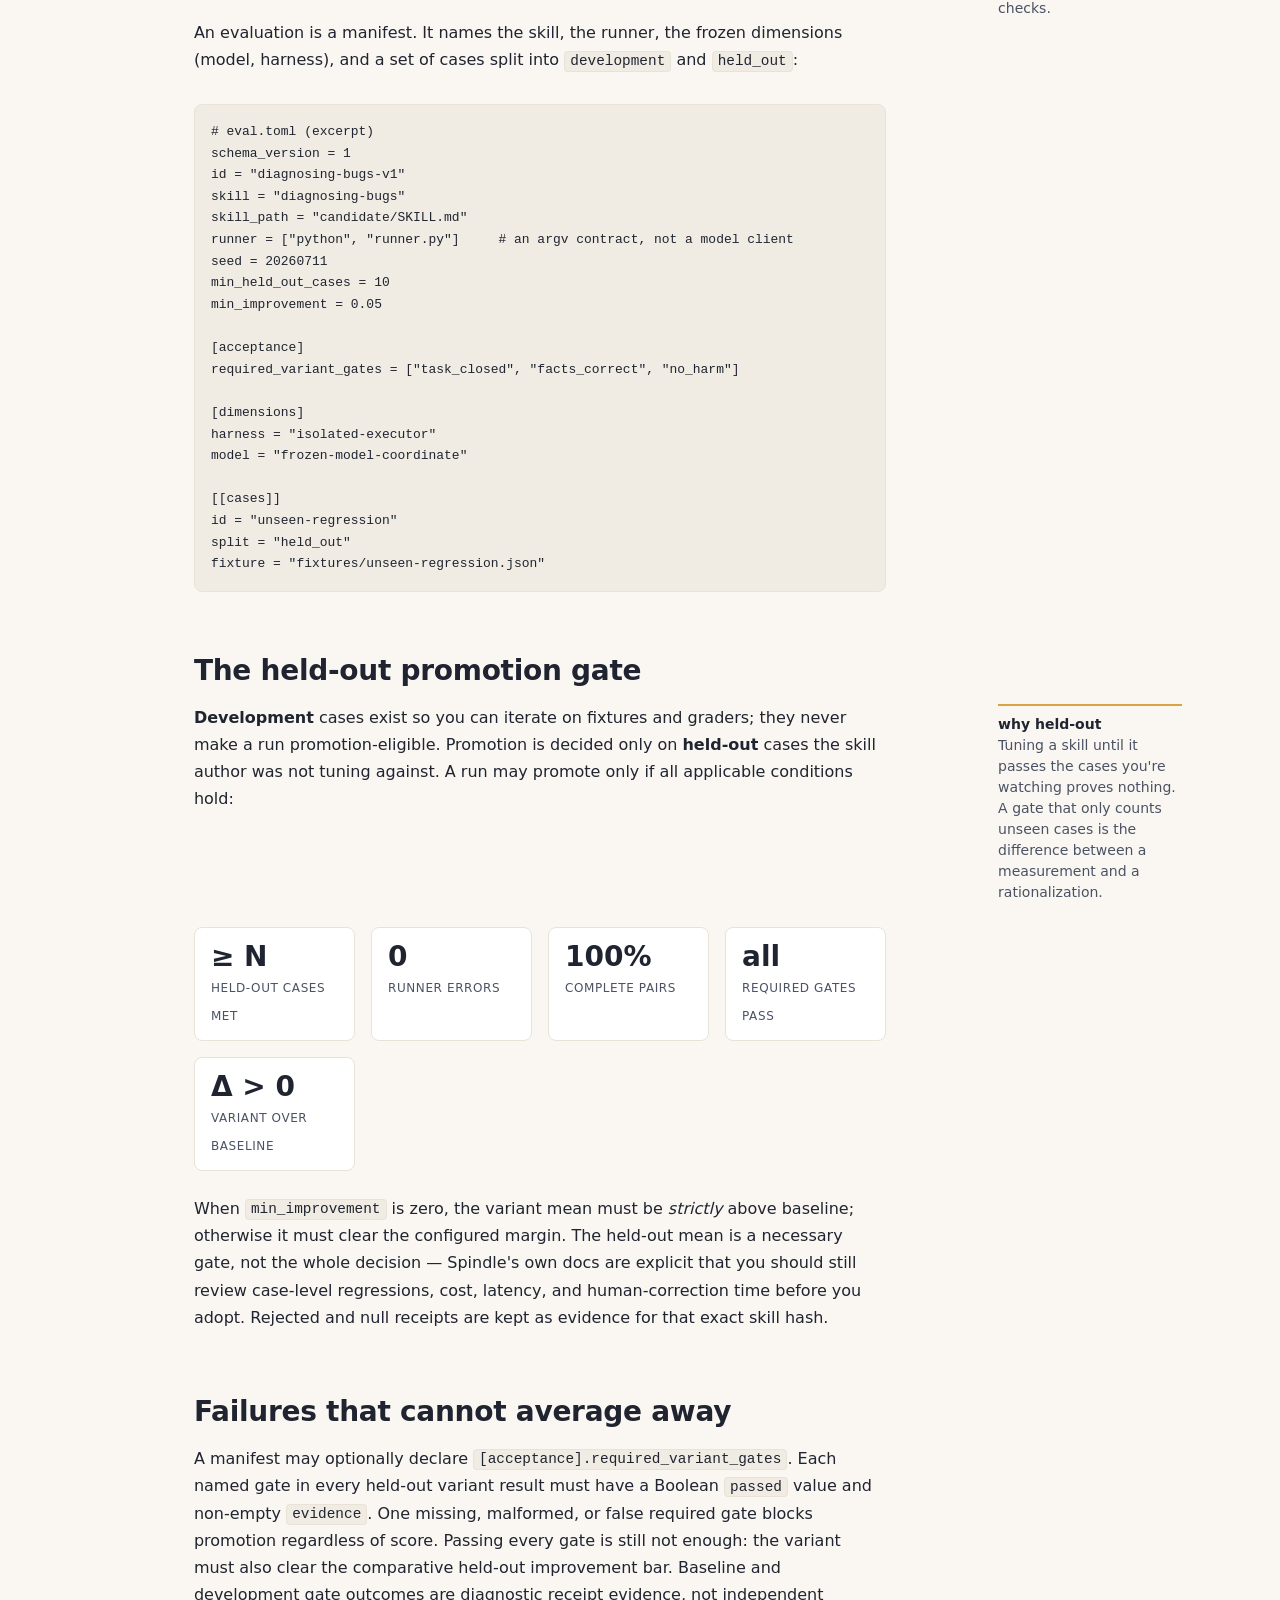
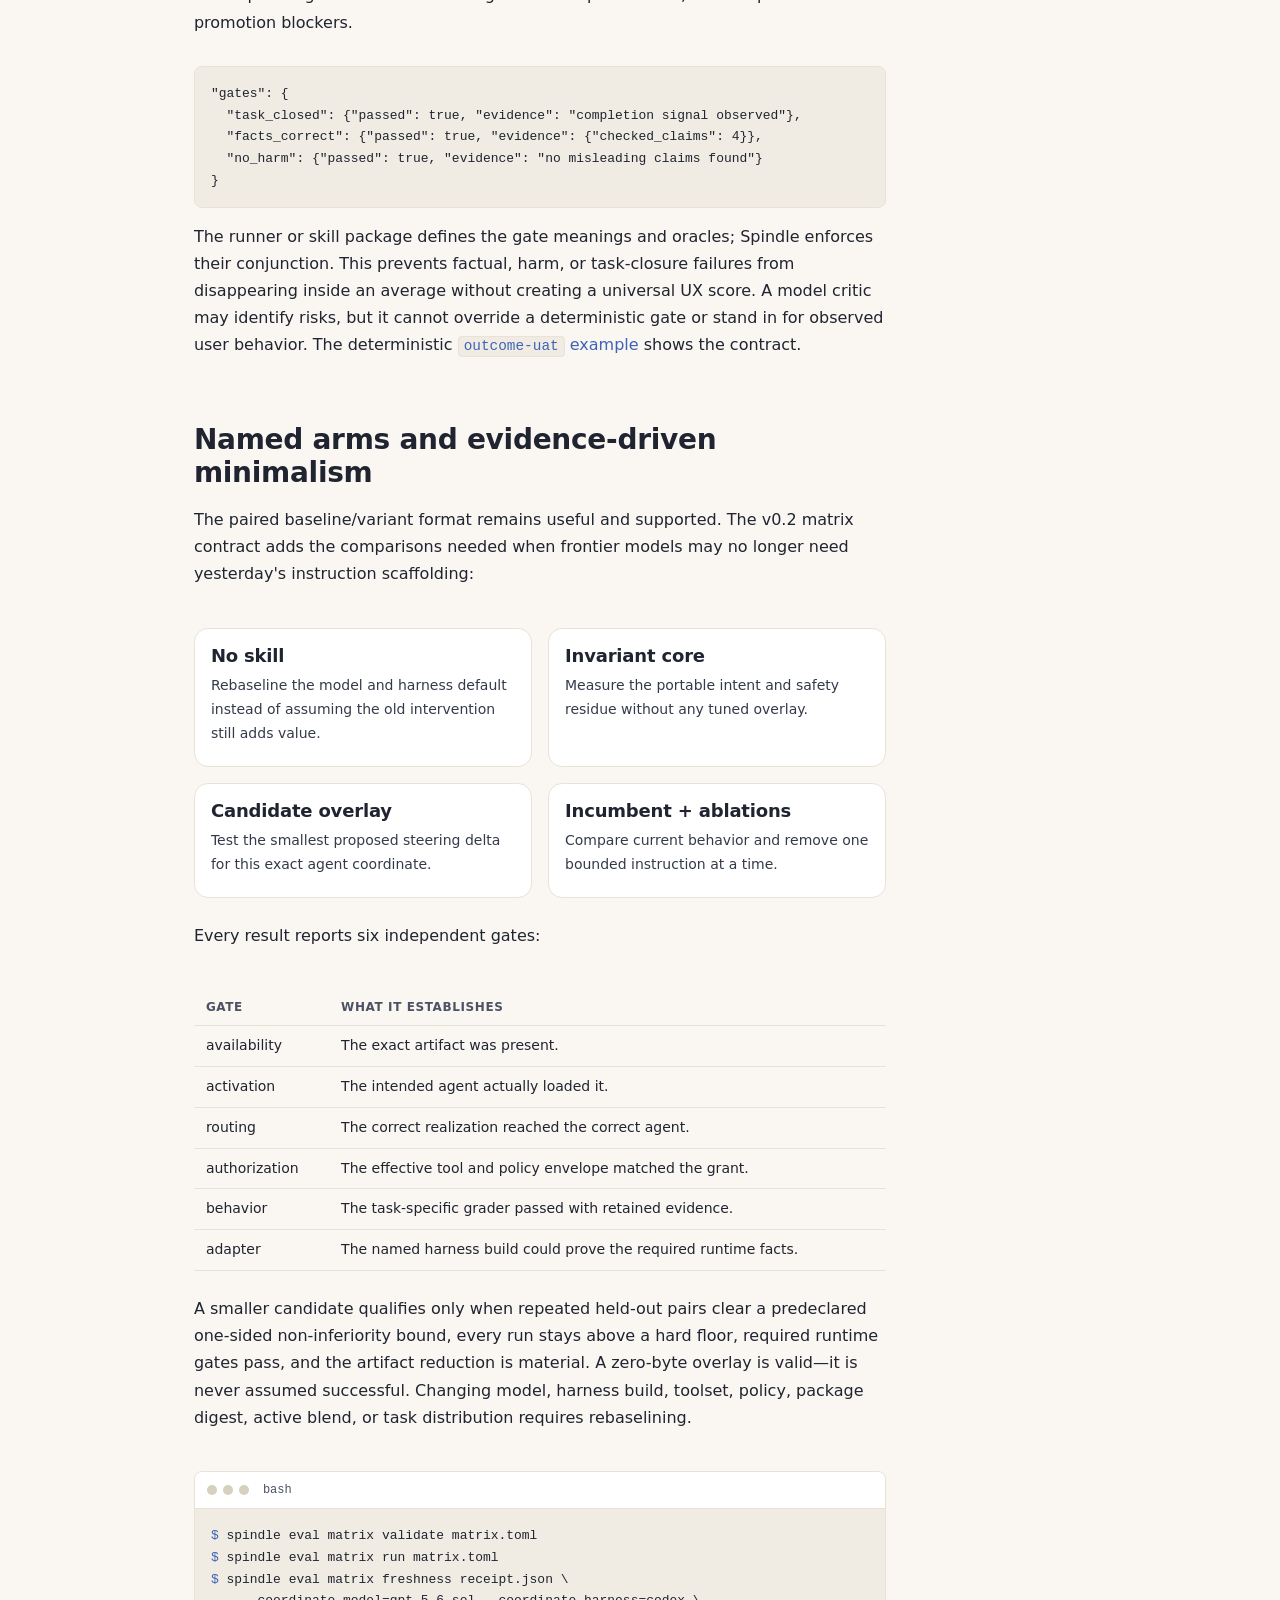
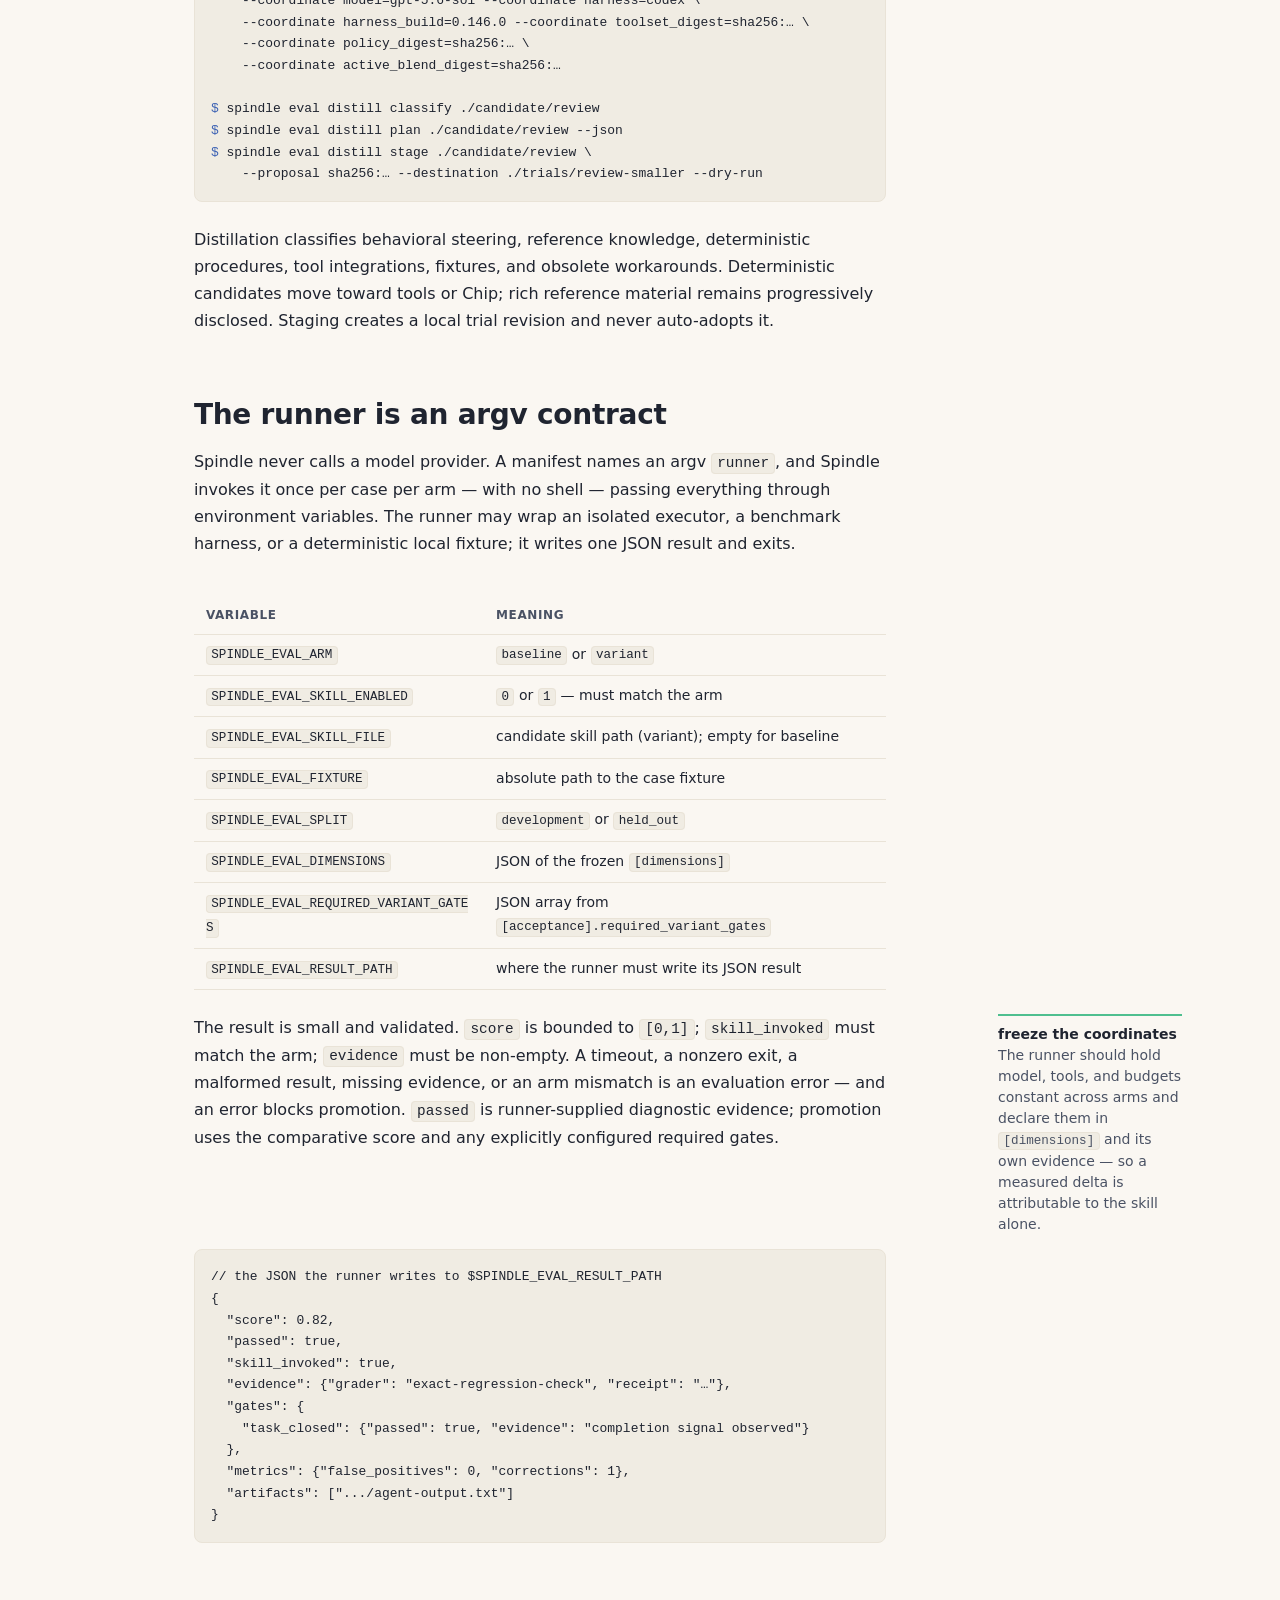
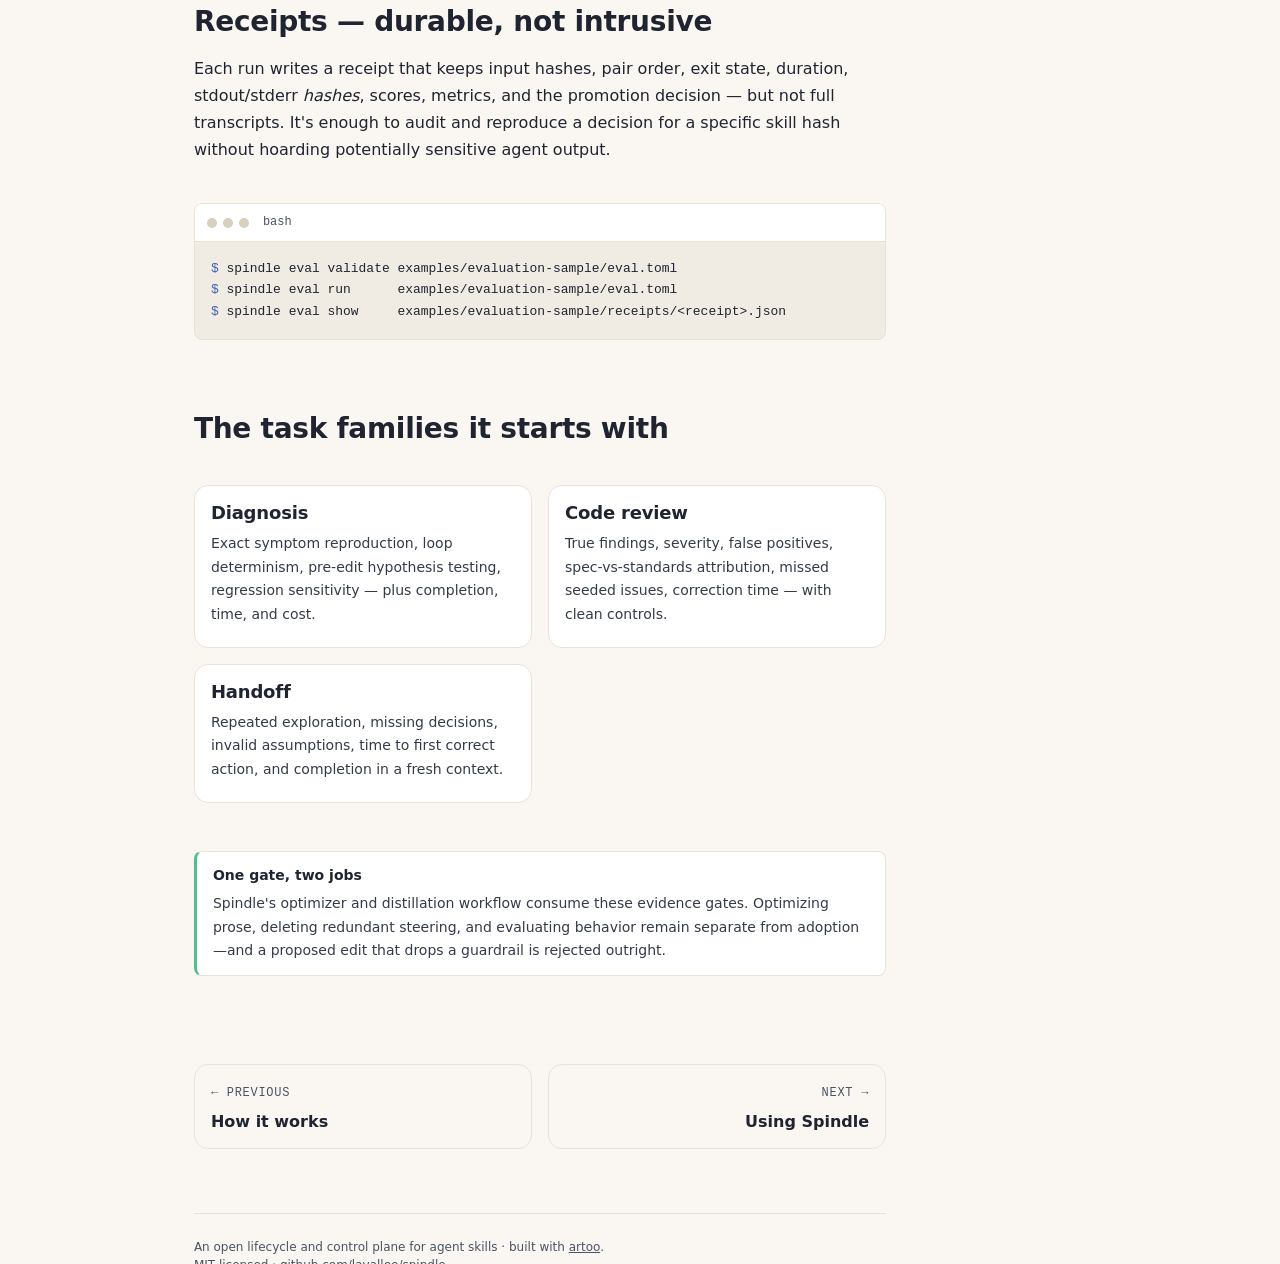
<file: docs/evaluation.html>
<!doctype html>
<html lang="en">
<head>
<meta charset="utf-8">
<meta name="viewport" content="width=device-width, initial-scale=1">
<title>Does the skill help? — Spindle's behavioral evaluation</title>
<meta name="description" content="Spindle separates availability, activation, routing, authorization, behavior, and adapter conformance, then evaluates paired or named-arm skill interventions on exact runtime coordinates.">
<link rel="icon" href="data:image/svg+xml,%3Csvg xmlns='http://www.w3.org/2000/svg' viewBox='0 0 32 32'%3E%3Ccircle cx='16' cy='16' r='9' fill='none' stroke='%237aa2f7' stroke-width='2.5'/%3E%3Ccircle cx='16' cy='16' r='2.5' fill='%237aa2f7'/%3E%3C/svg%3E">
<link rel="stylesheet" href="lib/artoo-kit/tokens.css">
<link rel="stylesheet" href="lib/artoo-kit/base.css">
<link rel="stylesheet" href="lib/artoo-kit/article.css">
<link rel="stylesheet" href="lib/artoo-kit/components.css">
<link rel="stylesheet" href="style.css">
</head>
<body>
<!-- nav:begin -->
<nav class="site-nav">
  <a class="brand" href="index.html"><span class="spin"></span>spindle</a>
  <button class="nav-toggle" aria-label="Menu">menu</button>
  <div class="nav-links">
    <a href="index.html">Overview</a>
    <a href="rationale.html">Why</a>
    <a href="house.html">House</a>
    <a href="catalog.html">Catalog</a>
    <a href="lifecycle.html">Lifecycle</a>
    <a href="how-it-works.html">How it works</a>
    <a href="evaluation.html" aria-current="page">Evaluation</a>
    <a href="guide.html">Guide</a>
    <a href="https://github.com/lavallee/spindle">GitHub</a>
  </div>
  <button data-theme-toggle class="nav-toggle" style="display:block;margin-left:auto" aria-label="Toggle theme">theme</button>
</nav>
<!-- nav:end -->

<main class="article">
  <header class="article-header">
    <div class="article-kicker">evaluation</div>
    <h1 class="article-title">Availability is not improvement.</h1>
    <p class="article-dek">A projection can exist without loading, load under the
    wrong model or policy, and still fail to improve behavior. Spindle reports
    those gates separately, then evaluates paired or named-arm interventions on
    an exact runtime coordinate.</p>
  </header>

  <p class="lead">It is tempting to treat "the skill is installed" as "the skill
  works." It isn't. A skill can be present, coherent, and safely rendered and still
  make no difference — or make things worse. Spindle draws a hard line between the
  two questions and refuses to let a bind stand in for an effectiveness claim.</p>

  <div class="ledger">
    <div>
      <span class="tag">startup + activation</span>
      <h4>Runtime correctness</h4>
      <ul>
        <li>Were exact bytes available?</li>
        <li>Did this agent load the intended realization?</li>
        <li>Did routing and authorization match?</li>
        <li>Did the adapter prove its runtime facts?</li>
      </ul>
    </div>
    <div>
      <span class="tag">spindle eval</span>
      <h4>Improvement</h4>
      <ul>
        <li>Does the skill improve behavior?</li>
        <li>On this task family, model, and harness?</li>
        <li>Versus running without it?</li>
        <li><b>Measured on held-out cases.</b></li>
      </ul>
    </div>
  </div>

  <p class="article-pullquote">Availability is not activation. Activation is not
  authorization. None of them is improvement.<cite>The boundaries the evaluation
  contracts enforce.</cite></p>

  <h2>Two kinds of evidence</h2>
  <div class="article-mrow">
    <p>Everyday use produces cheap evidence. Each <a href="catalog.html#feedback">report</a>
    records whether work that was offered a skill was accepted, and whether the
    skill helped or hurt. That ledger tunes the catalog's ranking, but it is
    observational: the work was not run without the skill, so it cannot say the
    skill caused the result. Promotion needs the stronger evidence described
    below, a paired experiment on held-out cases. Use the ledger to decide what to
    evaluate, and the evaluation to decide what to keep.</p>
    <aside class="article-marginnote">
      <span class="term">ledger vs. experiment</span>
      <code>spindle usage</code> answers "how has this fared?".
      <code>spindle eval run</code> answers "does it help, against a baseline?".
    </aside>
  </div>

  <h2>The paired experiment</h2>
  <div class="article-mrow">
    <p>Every selected case runs <em>twice</em>: once as the <b>baseline</b> (skill
    off) and once as the <b>variant</b> (skill on). Comparing the same case with and
    without the skill is the only way to attribute a difference to the skill rather
    than to the case. Case order and the within-pair arm order are both shuffled
    from the manifest's <code>seed</code> — randomized to avoid ordering bias, yet
    perfectly reproducible.</p>
    <aside class="article-marginnote article-marginnote--def">
      <span class="term">arm</span>
      One side of the pair: <code>baseline</code> or <code>variant</code>. The
      runner must actually invoke the skill on the variant and not on the baseline
      — Spindle checks.
    </aside>
  </div>

  <p>An evaluation is a manifest. It names the skill, the runner, the frozen
  dimensions (model, harness), and a set of cases split into
  <code>development</code> and <code>held_out</code>:</p>

<pre><code><span class="c"># eval.toml (excerpt)</span>
schema_version = 1
id = "diagnosing-bugs-v1"
skill = "diagnosing-bugs"
skill_path = "candidate/SKILL.md"
runner = ["python", "runner.py"]     <span class="c"># an argv contract, not a model client</span>
seed = 20260711
min_held_out_cases = 10
min_improvement = 0.05

[acceptance]
required_variant_gates = ["task_closed", "facts_correct", "no_harm"]

[dimensions]
harness = "isolated-executor"
model = "frozen-model-coordinate"

[[cases]]
id = "unseen-regression"
split = "held_out"
fixture = "fixtures/unseen-regression.json"</code></pre>

  <h2>The held-out promotion gate</h2>
  <div class="article-mrow">
    <p><b>Development</b> cases exist so you can iterate on fixtures and graders;
    they never make a run promotion-eligible. Promotion is decided only on
    <b>held-out</b> cases the skill author was not tuning against. A run may promote
    only if all applicable conditions hold:</p>
    <aside class="article-marginnote article-marginnote--callout">
      <span class="term">why held-out</span>
      Tuning a skill until it passes the cases you're watching proves nothing. A
      gate that only counts unseen cases is the difference between a measurement
      and a rationalization.
    </aside>
  </div>
  <div class="stat-row">
    <div class="stat"><span class="value">≥ N</span><span class="label">held-out cases met</span></div>
    <div class="stat"><span class="value">0</span><span class="label">runner errors</span></div>
    <div class="stat"><span class="value">100%</span><span class="label">complete pairs</span></div>
    <div class="stat"><span class="value">all</span><span class="label">required gates pass</span></div>
    <div class="stat"><span class="value">Δ &gt; 0</span><span class="label">variant over baseline</span></div>
  </div>
  <p>When <code>min_improvement</code> is zero, the variant mean must be
  <em>strictly</em> above baseline; otherwise it must clear the configured margin.
  The held-out mean is a necessary gate, not the whole decision — Spindle's own
  docs are explicit that you should still review case-level regressions, cost,
  latency, and human-correction time before you adopt. Rejected and null receipts
  are kept as evidence for that exact skill hash.</p>

  <h2>Failures that cannot average away</h2>
  <p>A manifest may optionally declare
  <code>[acceptance].required_variant_gates</code>. Each named gate in every
  held-out variant result must have a Boolean <code>passed</code> value and
  non-empty <code>evidence</code>. One missing, malformed, or false required gate
  blocks promotion regardless of score. Passing every gate is still not enough:
  the variant must also clear the comparative held-out improvement bar. Baseline
  and development gate outcomes are diagnostic receipt evidence, not independent
  promotion blockers.</p>

<pre><code>"gates": {
  "task_closed": {"passed": true, "evidence": "completion signal observed"},
  "facts_correct": {"passed": true, "evidence": {"checked_claims": 4}},
  "no_harm": {"passed": true, "evidence": "no misleading claims found"}
}</code></pre>

  <p>The runner or skill package defines the gate meanings and oracles; Spindle
  enforces their conjunction. This prevents factual, harm, or task-closure failures
  from disappearing inside an average without creating a universal UX score. A
  model critic may identify risks, but it cannot override a deterministic gate or
  stand in for observed user behavior. The deterministic
  <a href="https://github.com/lavallee/spindle/blob/main/examples/outcome-uat/eval.toml"><code>outcome-uat</code> example</a>
  shows the contract.</p>

  <h2>Named arms and evidence-driven minimalism</h2>
  <p>The paired baseline/variant format remains useful and supported. The v0.2
  matrix contract adds the comparisons needed when frontier models may no longer
  need yesterday's instruction scaffolding:</p>

  <div class="card-grid">
    <div class="card"><h3>No skill</h3>
      <p>Rebaseline the model and harness default instead of assuming the old
      intervention still adds value.</p></div>
    <div class="card"><h3>Invariant core</h3>
      <p>Measure the portable intent and safety residue without any tuned
      overlay.</p></div>
    <div class="card"><h3>Candidate overlay</h3>
      <p>Test the smallest proposed steering delta for this exact agent
      coordinate.</p></div>
    <div class="card"><h3>Incumbent + ablations</h3>
      <p>Compare current behavior and remove one bounded instruction at a time.</p></div>
  </div>

  <p>Every result reports six independent gates:</p>
  <table>
    <thead><tr><th>Gate</th><th>What it establishes</th></tr></thead>
    <tbody>
      <tr><td>availability</td><td>The exact artifact was present.</td></tr>
      <tr><td>activation</td><td>The intended agent actually loaded it.</td></tr>
      <tr><td>routing</td><td>The correct realization reached the correct agent.</td></tr>
      <tr><td>authorization</td><td>The effective tool and policy envelope matched the grant.</td></tr>
      <tr><td>behavior</td><td>The task-specific grader passed with retained evidence.</td></tr>
      <tr><td>adapter</td><td>The named harness build could prove the required runtime facts.</td></tr>
    </tbody>
  </table>

  <p>A smaller candidate qualifies only when repeated held-out pairs clear a
  predeclared one-sided non-inferiority bound, every run stays above a hard floor,
  required runtime gates pass, and the artifact reduction is material. A
  zero-byte overlay is valid—it is never assumed successful. Changing model,
  harness build, toolset, policy, package digest, active blend, or task
  distribution requires rebaselining.</p>

  <div class="terminal">
    <div class="terminal-bar"><span class="dot"></span><span class="dot"></span><span class="dot"></span><span class="name">bash</span></div>
<pre><code><span class="p">$</span> spindle eval matrix validate matrix.toml
<span class="p">$</span> spindle eval matrix run matrix.toml
<span class="p">$</span> spindle eval matrix freshness receipt.json \
    --coordinate model=gpt-5.6-sol --coordinate harness=codex \
    --coordinate harness_build=0.146.0 --coordinate toolset_digest=sha256:… \
    --coordinate policy_digest=sha256:… \
    --coordinate active_blend_digest=sha256:…

<span class="p">$</span> spindle eval distill classify ./candidate/review
<span class="p">$</span> spindle eval distill plan ./candidate/review --json
<span class="p">$</span> spindle eval distill stage ./candidate/review \
    --proposal sha256:… --destination ./trials/review-smaller --dry-run</code></pre>
  </div>

  <p>Distillation classifies behavioral steering, reference knowledge,
  deterministic procedures, tool integrations, fixtures, and obsolete
  workarounds. Deterministic candidates move toward tools or Chip; rich reference
  material remains progressively disclosed. Staging creates a local trial
  revision and never auto-adopts it.</p>

  <h2>The runner is an argv contract</h2>
  <p>Spindle never calls a model provider. A manifest names an argv
  <code>runner</code>, and Spindle invokes it once per case per arm — with no shell
  — passing everything through environment variables. The runner may wrap an
  isolated executor, a benchmark harness, or a deterministic local fixture; it
  writes one JSON result and exits.</p>

  <table>
    <thead><tr><th>Variable</th><th>Meaning</th></tr></thead>
    <tbody>
      <tr><td><code>SPINDLE_EVAL_ARM</code></td><td><code>baseline</code> or <code>variant</code></td></tr>
      <tr><td><code>SPINDLE_EVAL_SKILL_ENABLED</code></td><td><code>0</code> or <code>1</code> — must match the arm</td></tr>
      <tr><td><code>SPINDLE_EVAL_SKILL_FILE</code></td><td>candidate skill path (variant); empty for baseline</td></tr>
      <tr><td><code>SPINDLE_EVAL_FIXTURE</code></td><td>absolute path to the case fixture</td></tr>
      <tr><td><code>SPINDLE_EVAL_SPLIT</code></td><td><code>development</code> or <code>held_out</code></td></tr>
      <tr><td><code>SPINDLE_EVAL_DIMENSIONS</code></td><td>JSON of the frozen <code>[dimensions]</code></td></tr>
      <tr><td><code>SPINDLE_EVAL_REQUIRED_VARIANT_GATES</code></td><td>JSON array from <code>[acceptance].required_variant_gates</code></td></tr>
      <tr><td><code>SPINDLE_EVAL_RESULT_PATH</code></td><td>where the runner must write its JSON result</td></tr>
    </tbody>
  </table>

  <div class="article-mrow">
    <p>The result is small and validated. <code>score</code> is bounded to
    <code>[0,1]</code>; <code>skill_invoked</code> must match the arm;
    <code>evidence</code> must be non-empty. A timeout, a nonzero exit, a malformed
    result, missing evidence, or an arm mismatch is an evaluation error — and an
    error blocks promotion. <code>passed</code> is runner-supplied diagnostic
    evidence; promotion uses the comparative score and any explicitly configured
    required gates.</p>
    <aside class="article-marginnote article-marginnote--source">
      <span class="term">freeze the coordinates</span>
      The runner should hold model, tools, and budgets constant across arms and
      declare them in <code>[dimensions]</code> and its own evidence — so a measured
      delta is attributable to the skill alone.
    </aside>
  </div>

<pre><code><span class="c">// the JSON the runner writes to $SPINDLE_EVAL_RESULT_PATH</span>
{
  "score": 0.82,
  "passed": true,
  "skill_invoked": true,
  "evidence": {"grader": "exact-regression-check", "receipt": "…"},
  "gates": {
    "task_closed": {"passed": true, "evidence": "completion signal observed"}
  },
  "metrics": {"false_positives": 0, "corrections": 1},
  "artifacts": [".../agent-output.txt"]
}</code></pre>

  <h2>Receipts — durable, not intrusive</h2>
  <p>Each run writes a receipt that keeps input hashes, pair order, exit state,
  duration, stdout/stderr <em>hashes</em>, scores, metrics, and the promotion
  decision — but not full transcripts. It's enough to audit and reproduce a
  decision for a specific skill hash without hoarding potentially sensitive agent
  output.</p>

  <div class="terminal">
    <div class="terminal-bar"><span class="dot"></span><span class="dot"></span><span class="dot"></span><span class="name">bash</span></div>
<pre><code><span class="p">$</span> spindle eval validate examples/evaluation-sample/eval.toml
<span class="p">$</span> spindle eval run      examples/evaluation-sample/eval.toml
<span class="p">$</span> spindle eval show     examples/evaluation-sample/receipts/&lt;receipt&gt;.json</code></pre>
  </div>

  <h2>The task families it starts with</h2>
  <div class="card-grid">
    <div class="card"><h3>Diagnosis</h3>
      <p>Exact symptom reproduction, loop determinism, pre-edit hypothesis testing,
      regression sensitivity — plus completion, time, and cost.</p></div>
    <div class="card"><h3>Code review</h3>
      <p>True findings, severity, false positives, spec-vs-standards attribution,
      missed seeded issues, correction time — with clean controls.</p></div>
    <div class="card"><h3>Handoff</h3>
      <p>Repeated exploration, missing decisions, invalid assumptions, time to first
      correct action, and completion in a fresh context.</p></div>
  </div>

  <div class="callout callout--success">
    <span class="callout-title">One gate, two jobs</span>
    Spindle's optimizer and distillation workflow consume these evidence gates.
    Optimizing prose, deleting redundant steering, and evaluating behavior remain
    separate from adoption—and a proposed edit that drops a guardrail is rejected
    outright.
  </div>

  <nav class="pagenav">
    <a class="prev" href="how-it-works.html">
      <span class="dir">← Previous</span>
      <span class="ttl">How it works</span>
    </a>
    <a class="next" href="guide.html">
      <span class="dir">Next →</span>
      <span class="ttl">Using Spindle</span>
    </a>
  </nav>

  <footer class="colophon">
    An open lifecycle and control plane for agent skills · built with
    <a href="https://github.com/lavallee/artoo">artoo</a>.<br>
    MIT licensed · <a href="https://github.com/lavallee/spindle">github.com/lavallee/spindle</a>
  </footer>
</main>
<script src="lib/artoo-kit/kit.js"></script>
</body>
</html>
</file>
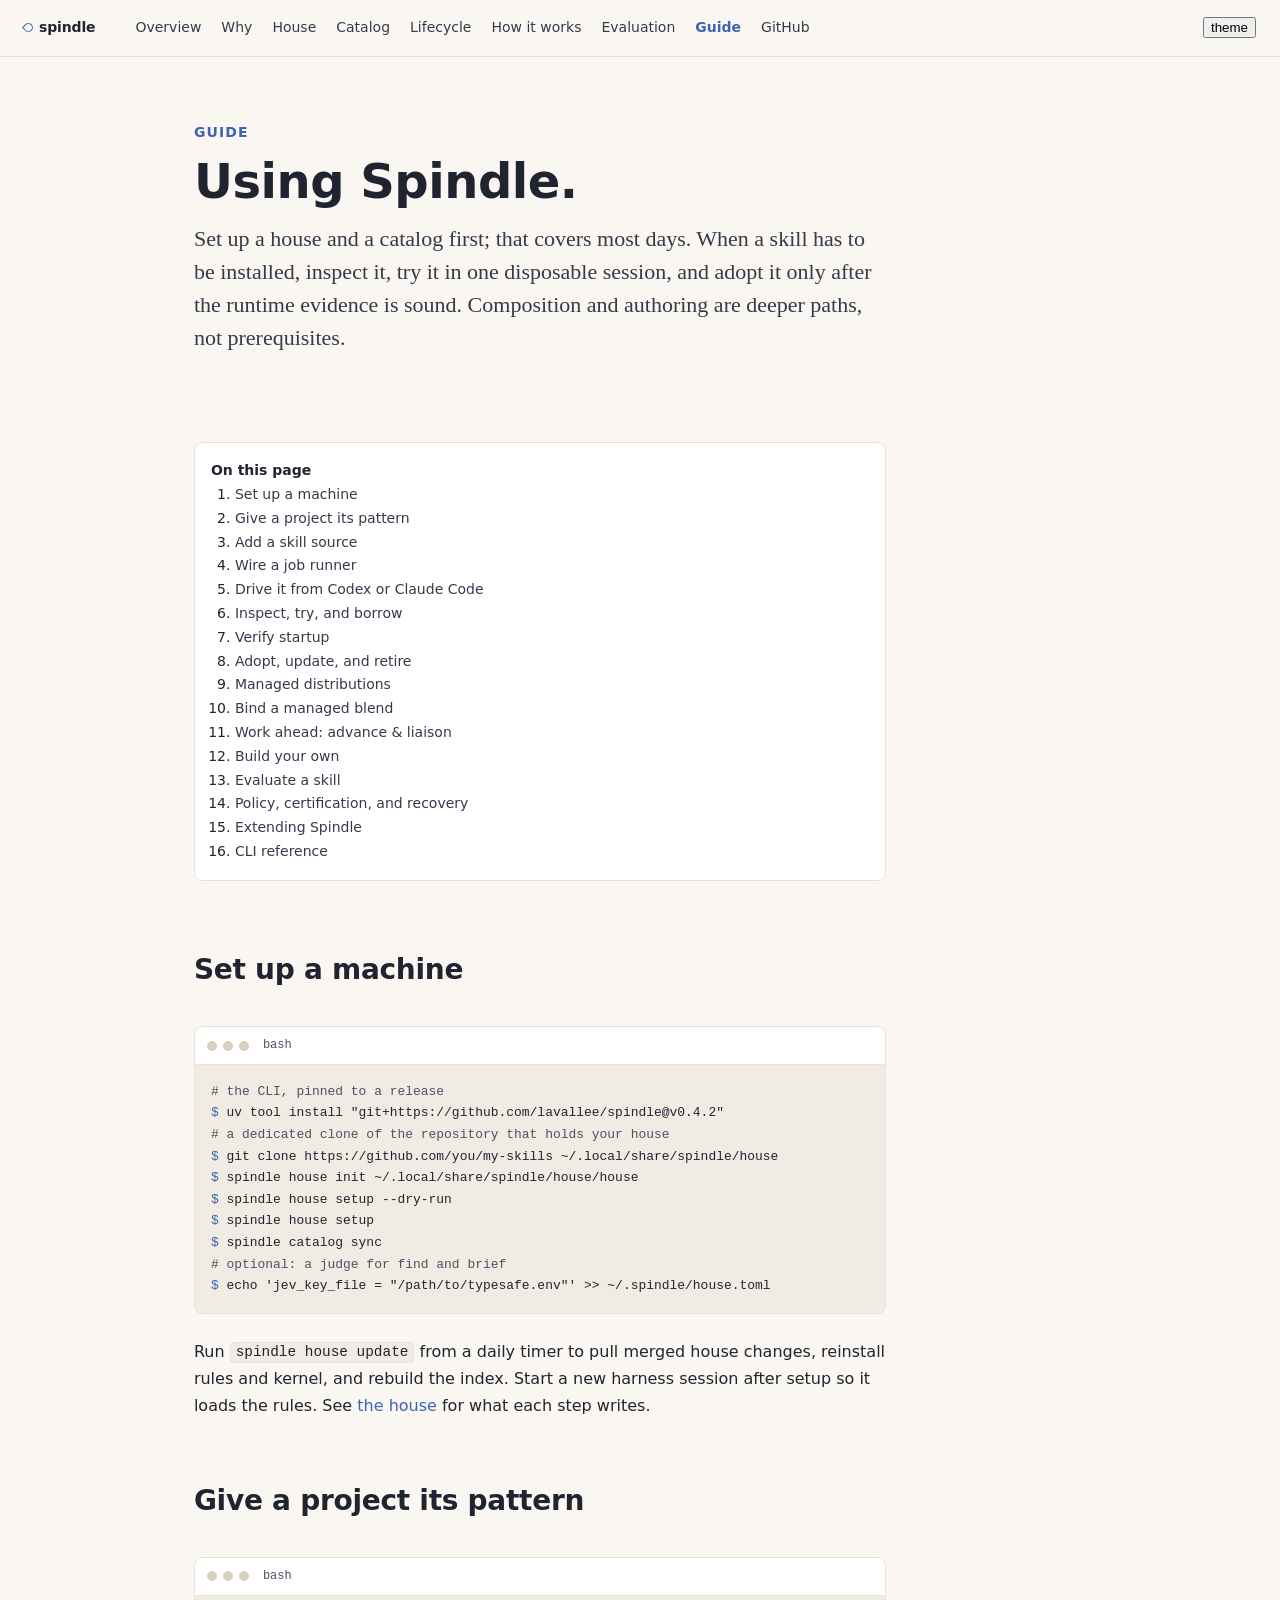
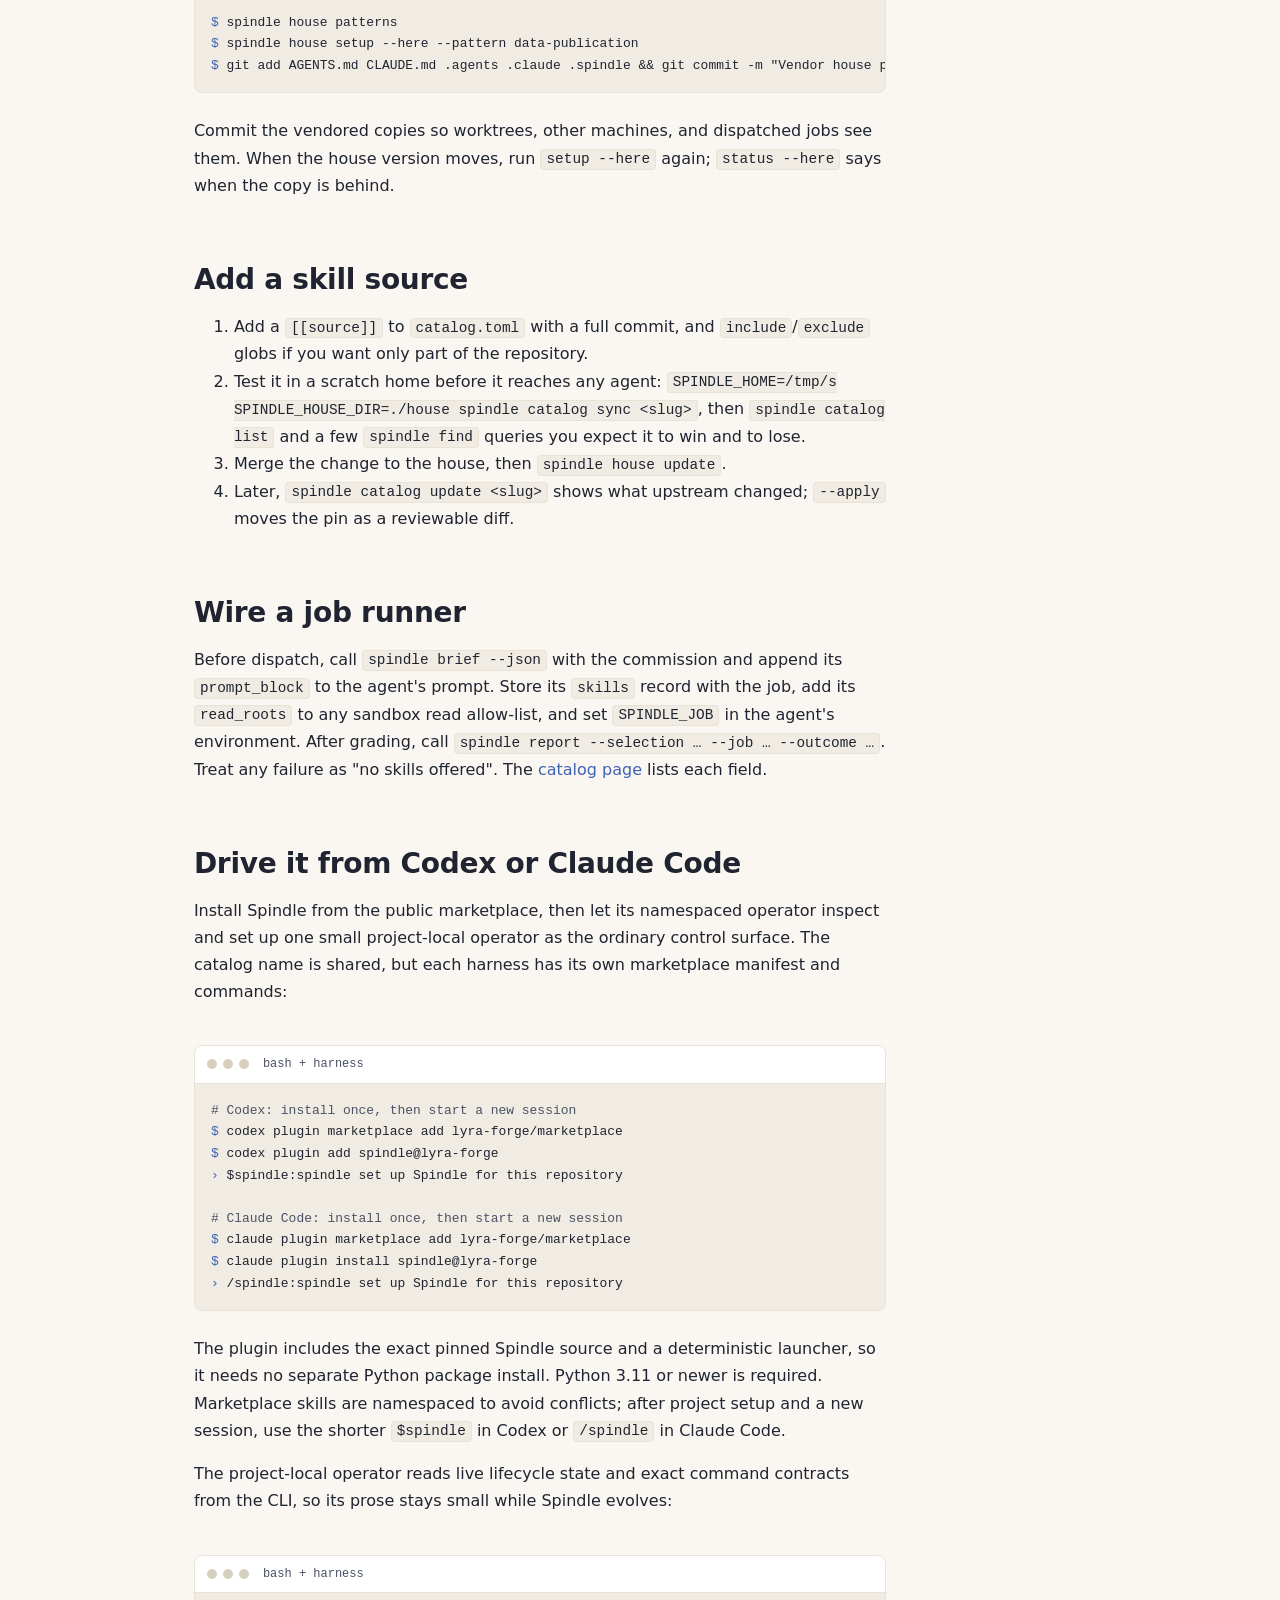
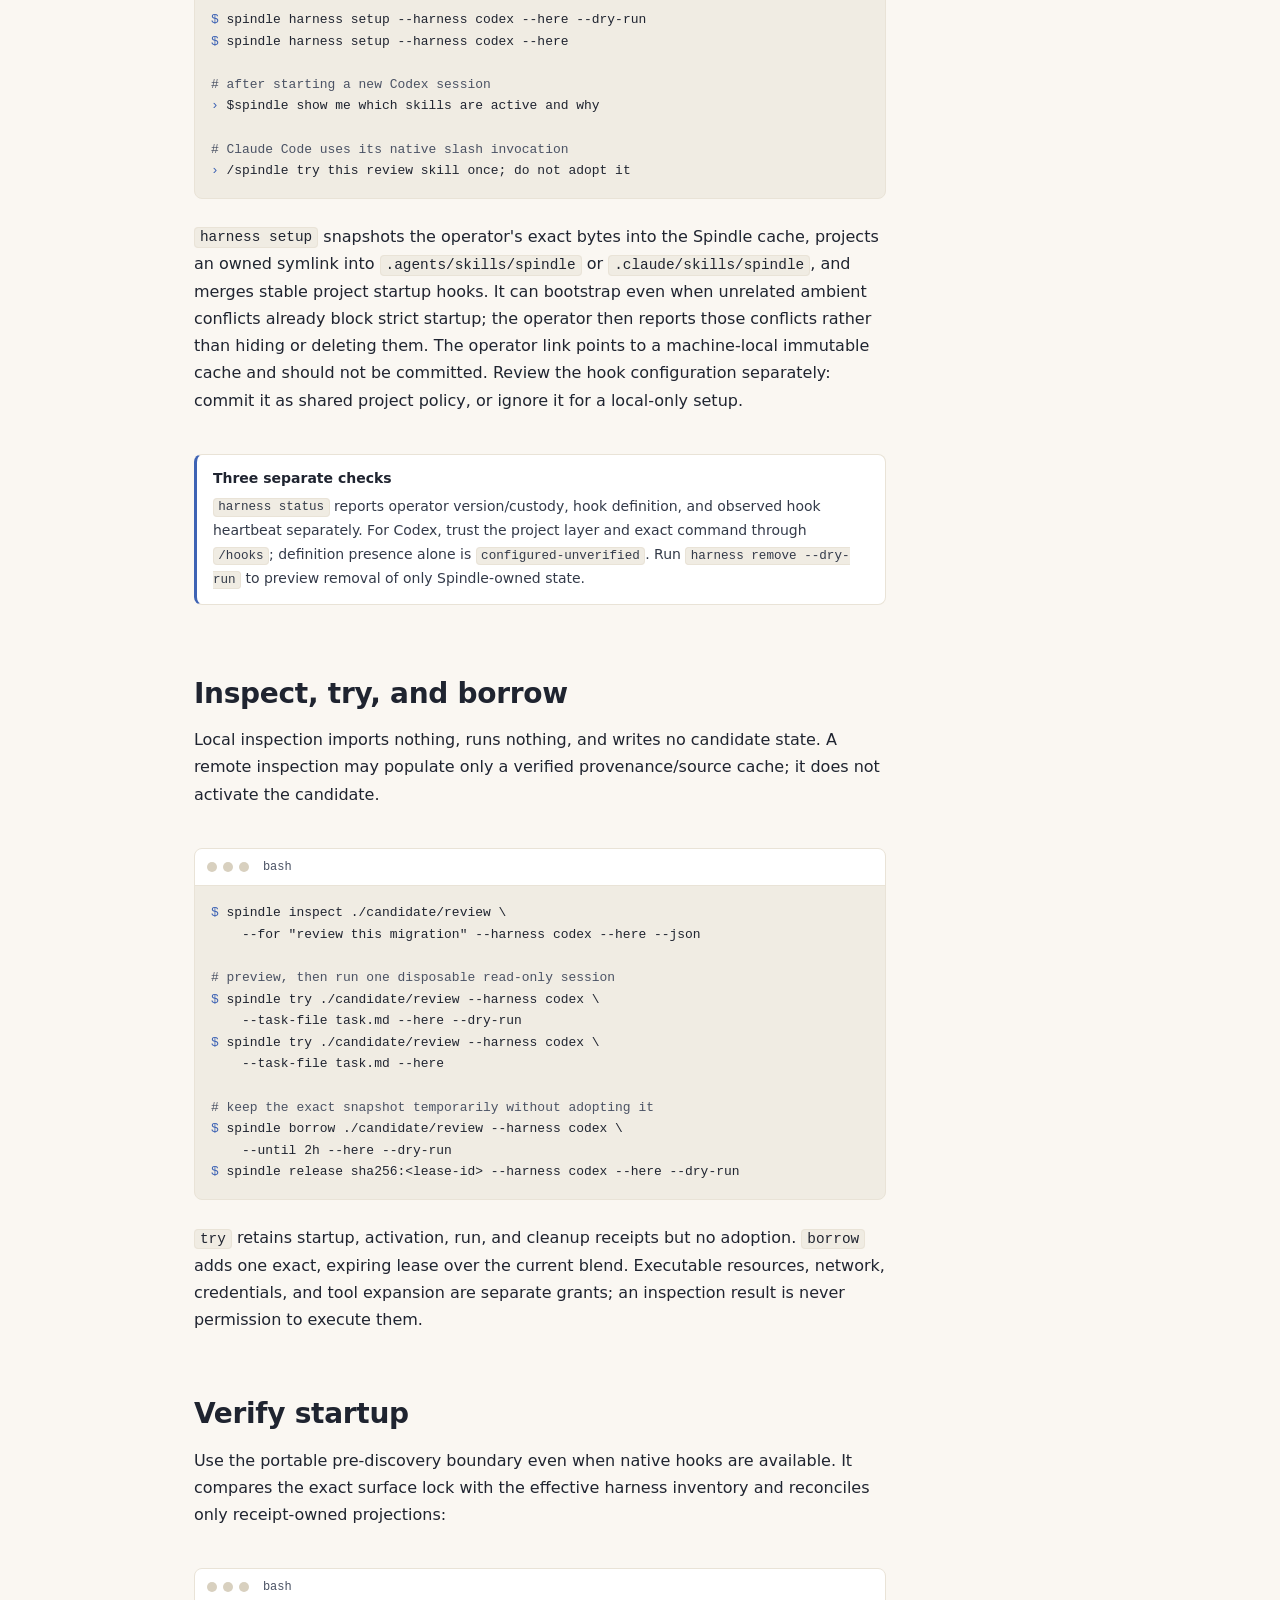
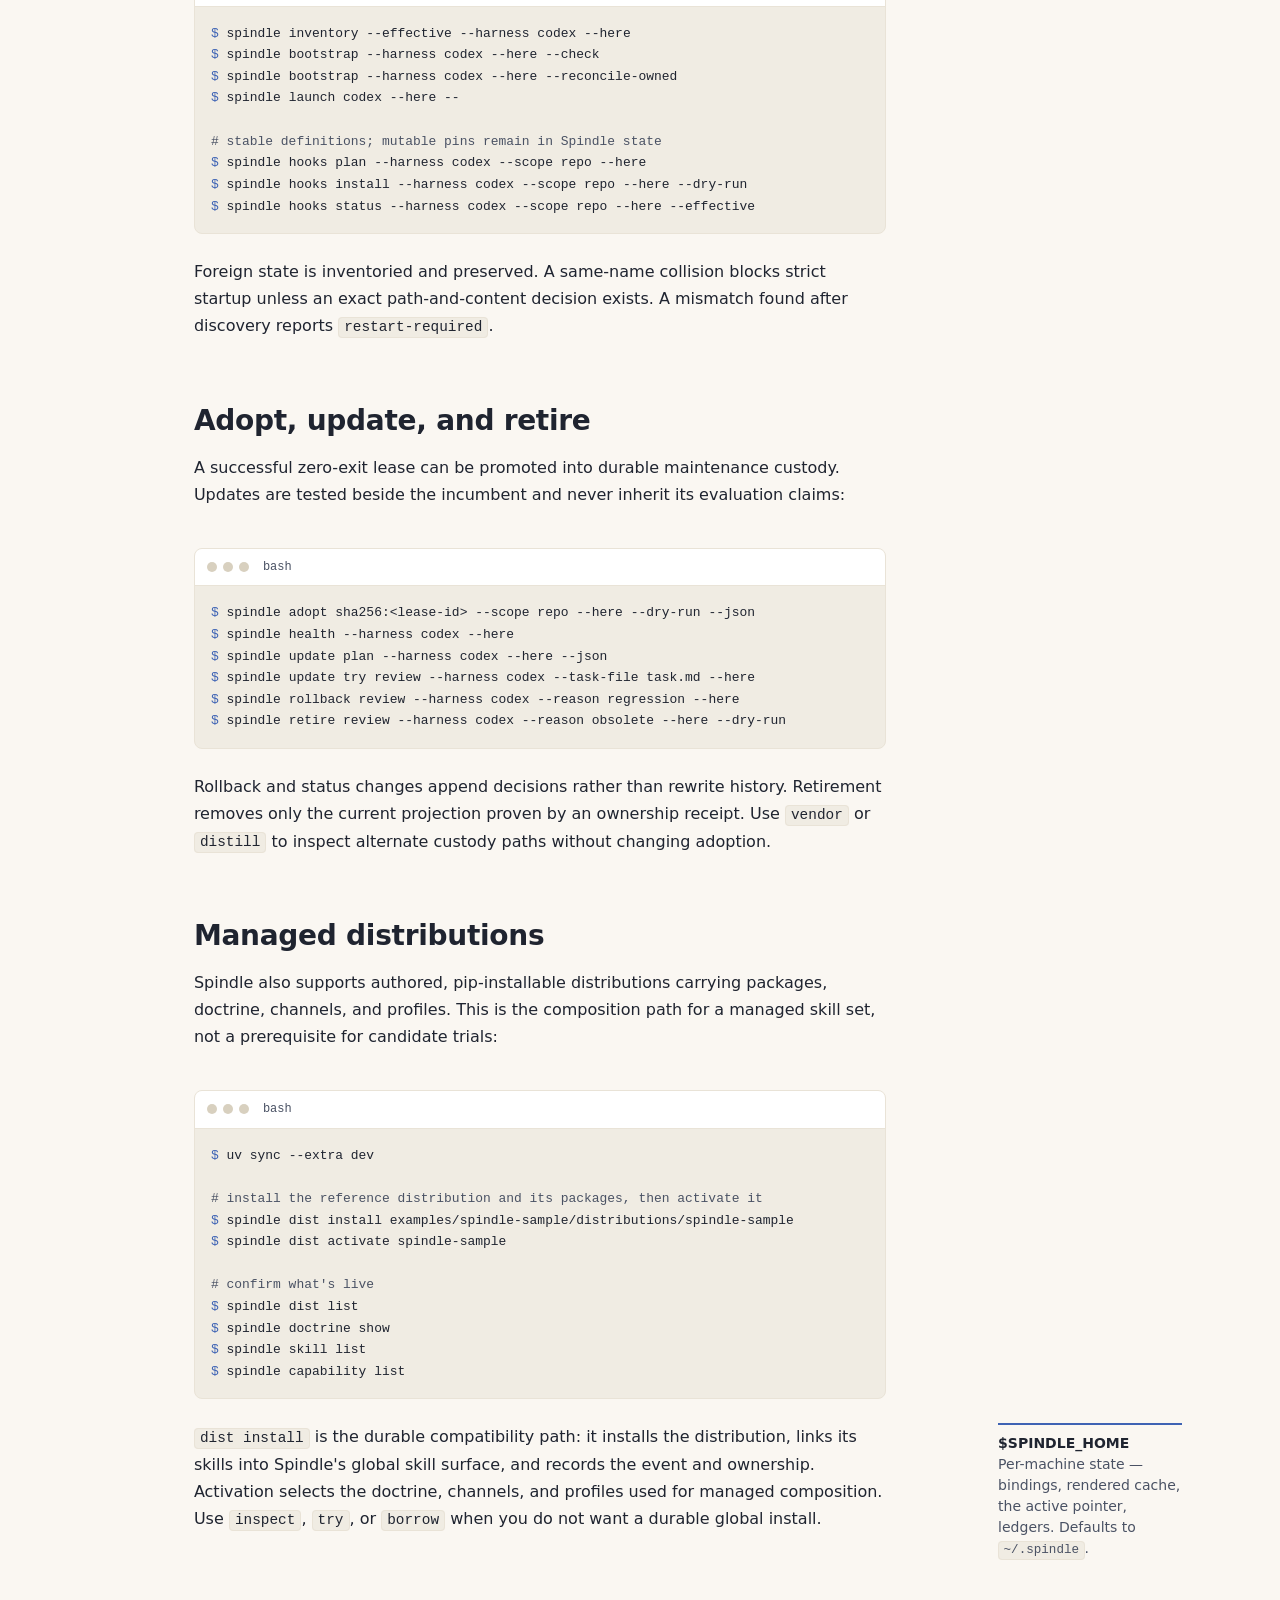
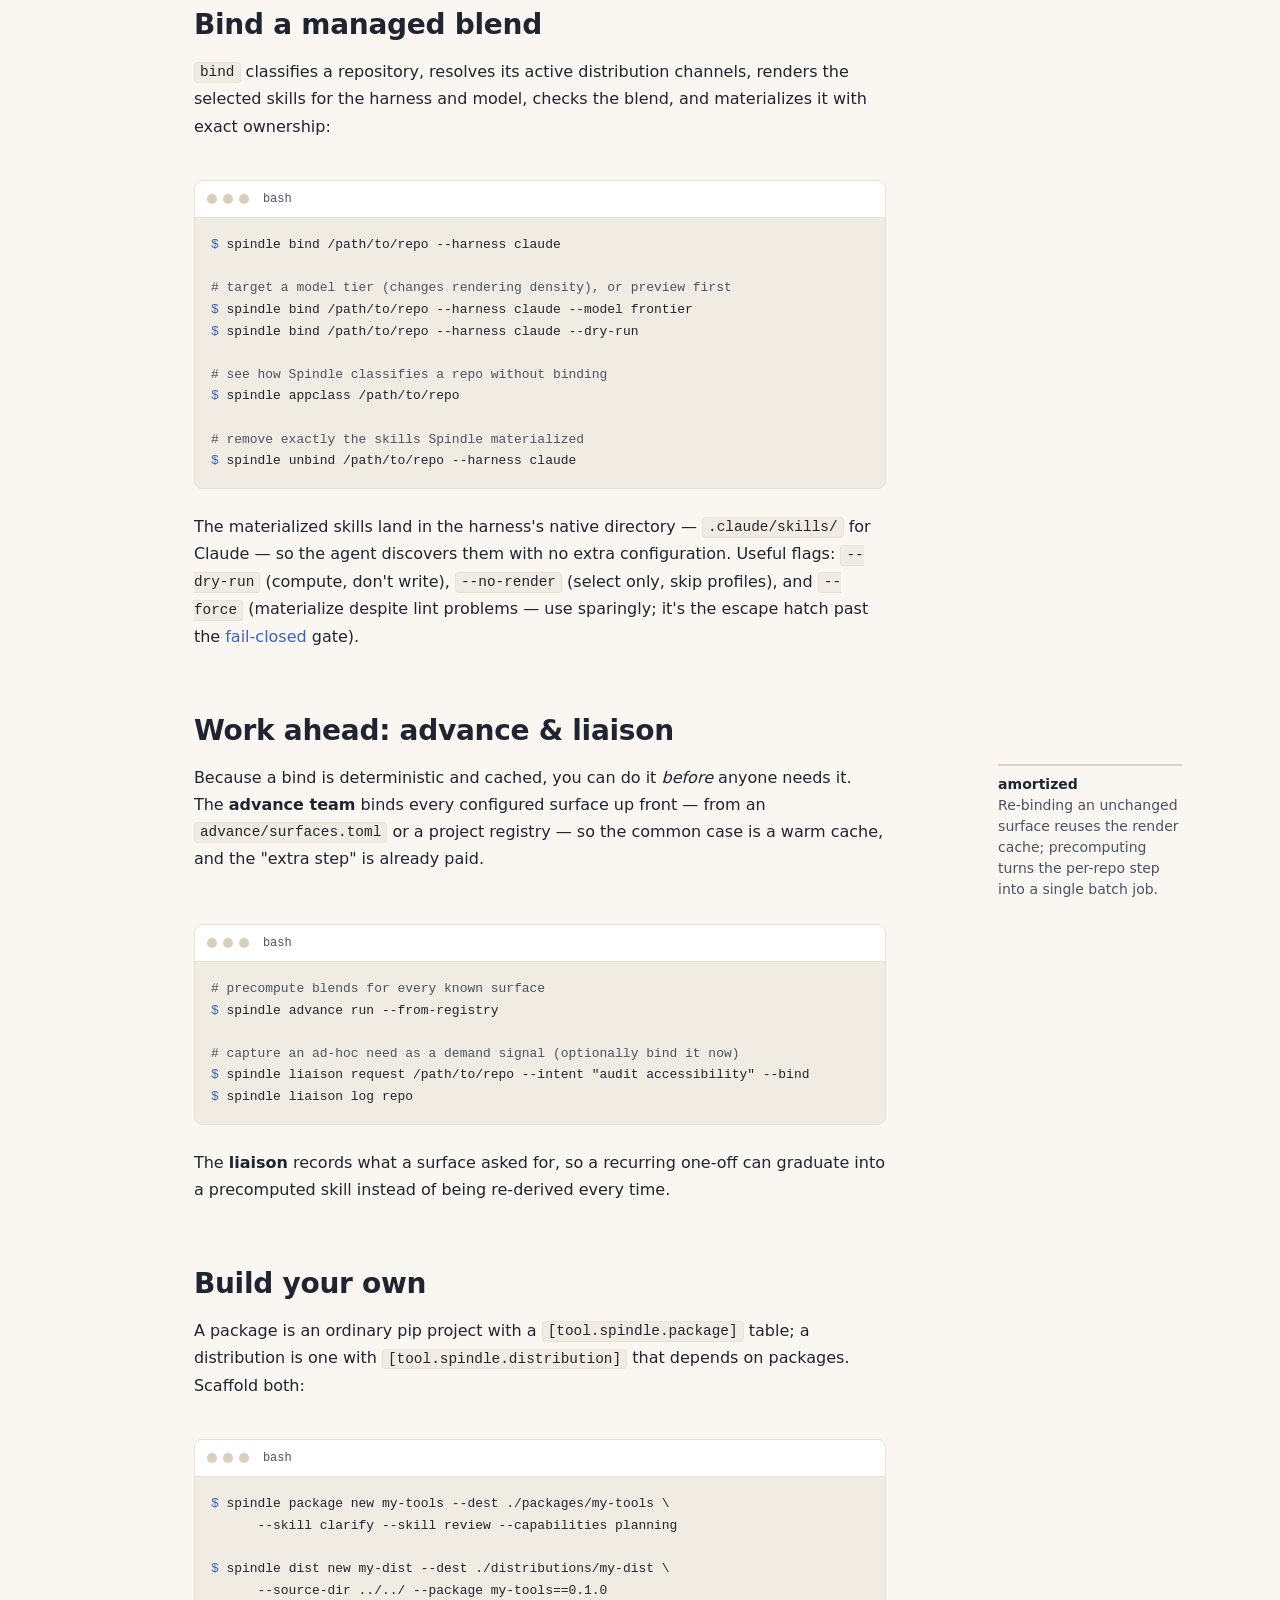
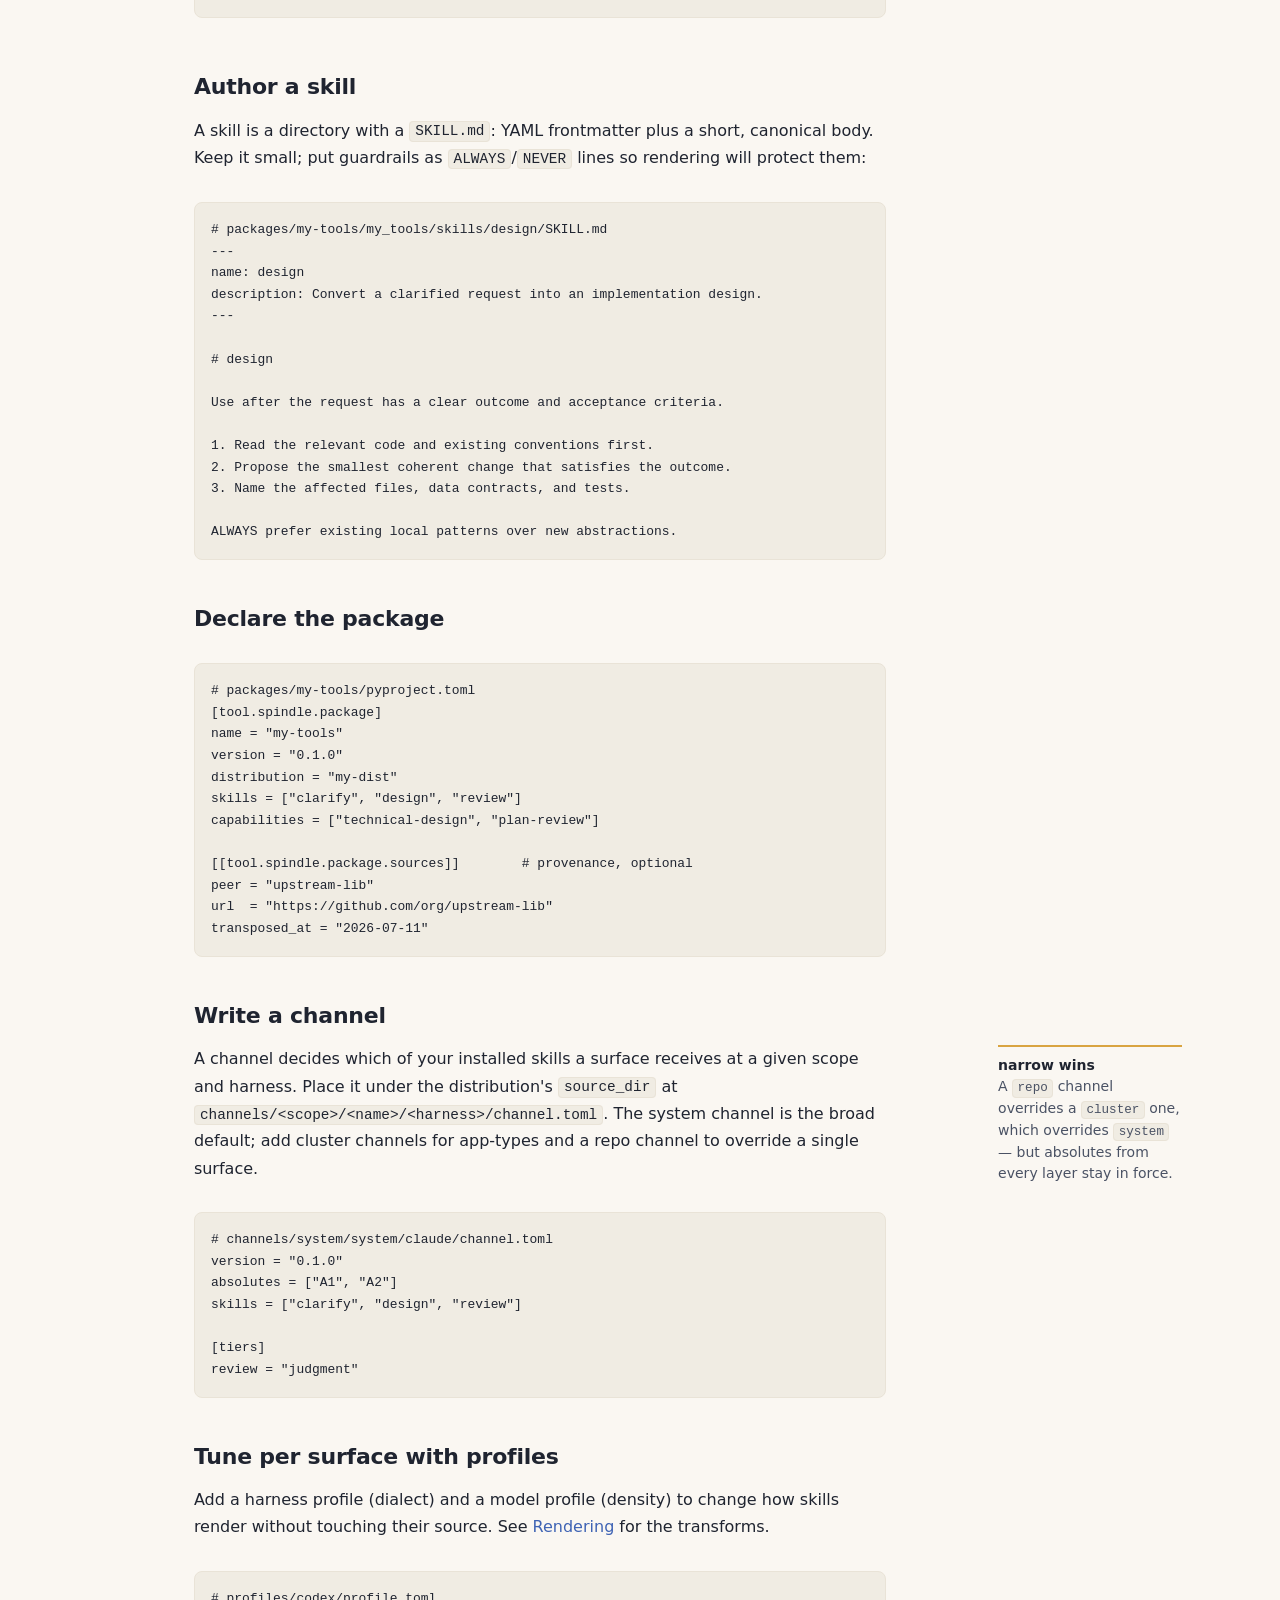
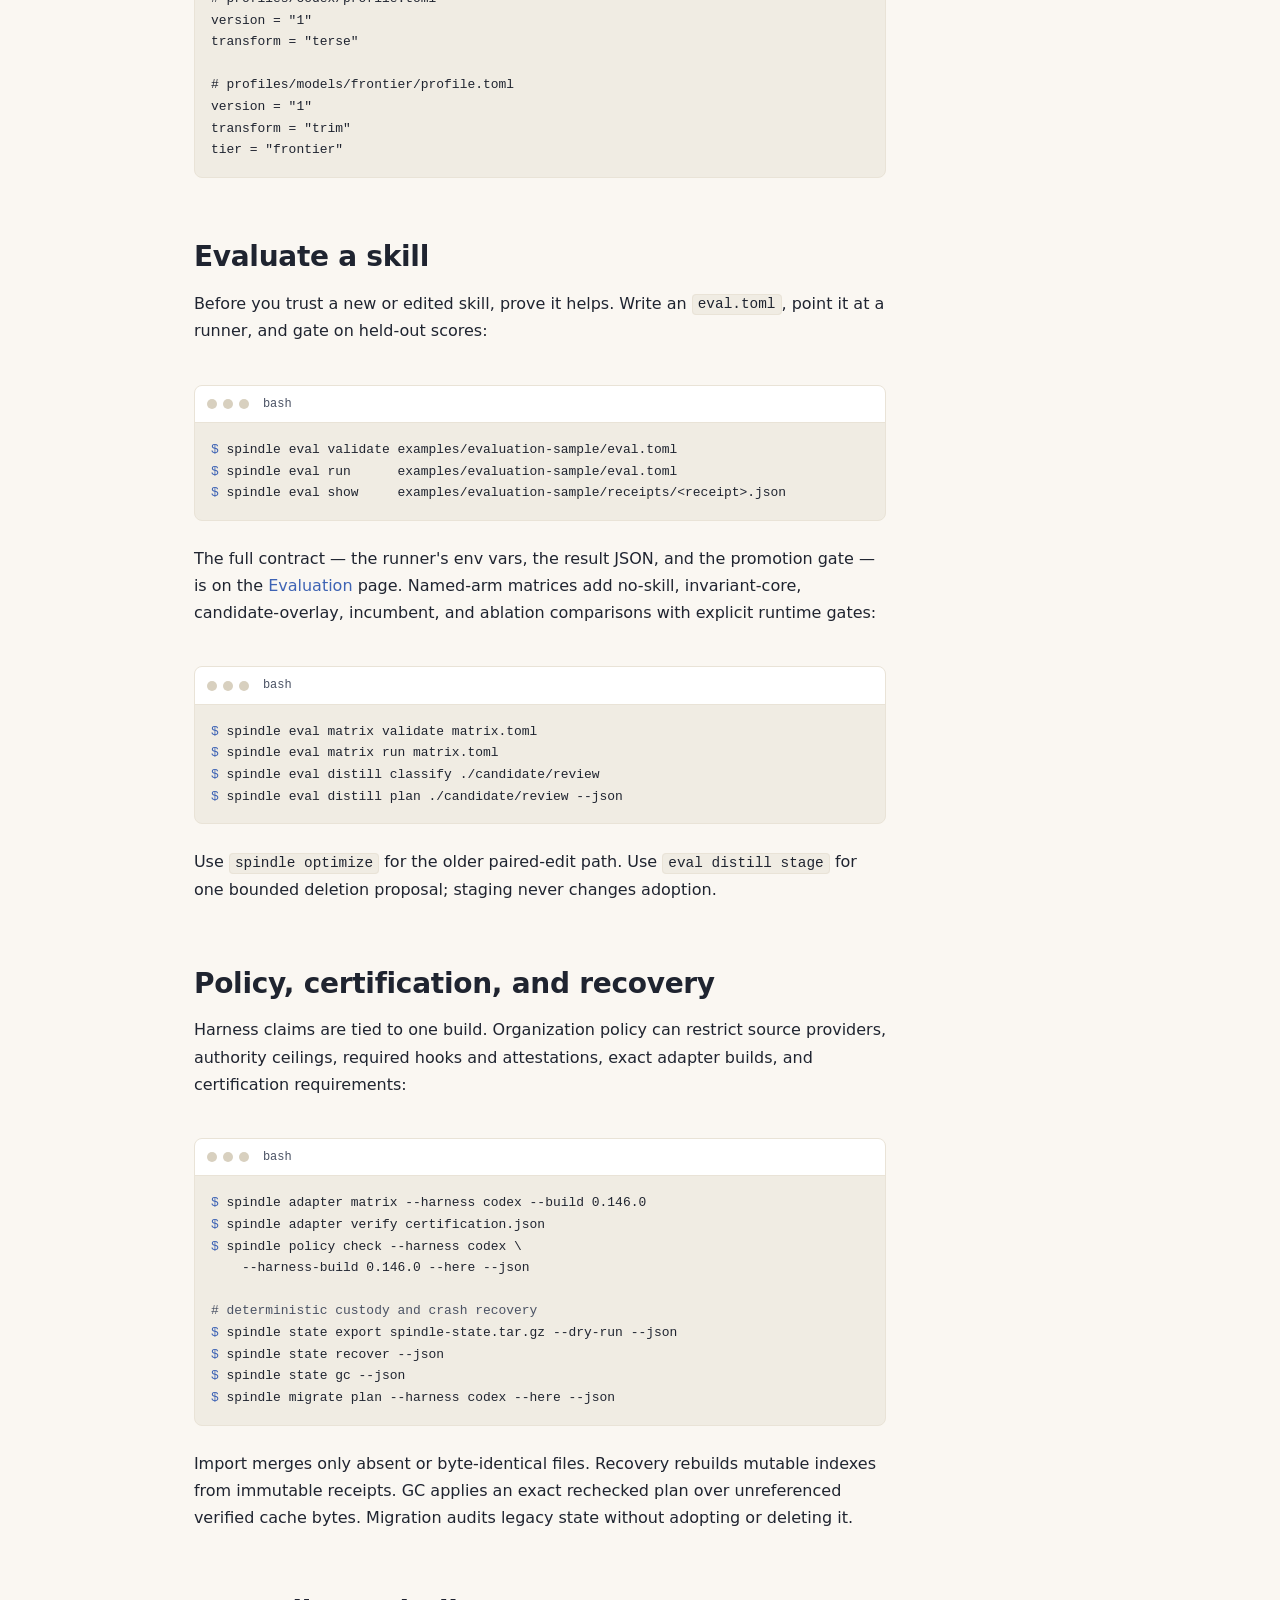
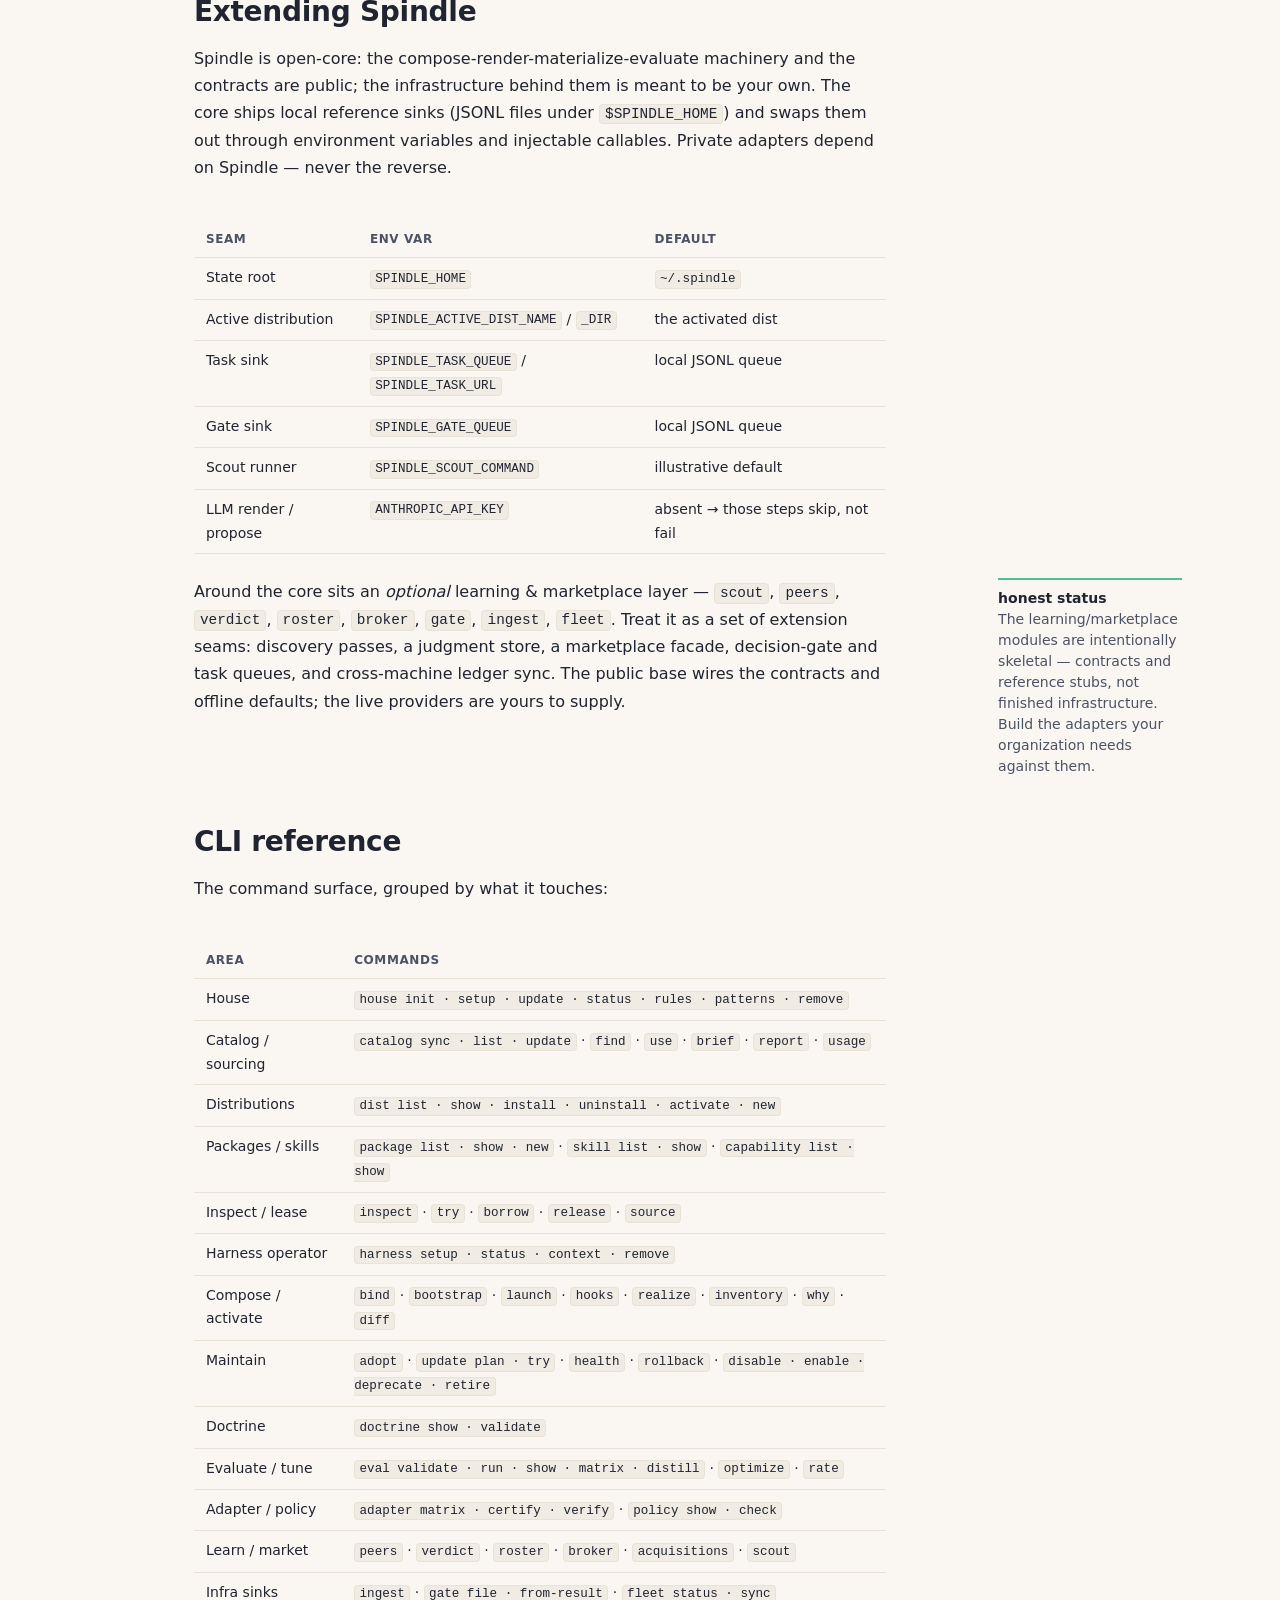
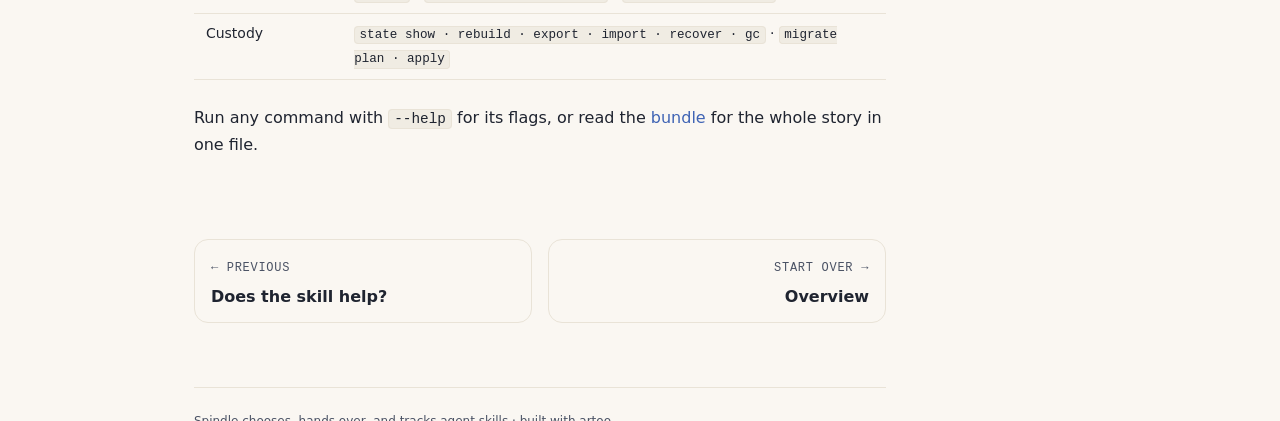
<file: docs/guide.html>
<!doctype html>
<html lang="en">
<head>
<meta charset="utf-8">
<meta name="viewport" content="width=device-width, initial-scale=1">
<title>Using Spindle — try, verify, adopt, maintain</title>
<meta name="description" content="A practical guide to inspecting and trying skills, temporary leases, startup verification, adoption and updates, evaluation, recovery, and authored distributions.">
<link rel="icon" href="data:image/svg+xml,%3Csvg xmlns='http://www.w3.org/2000/svg' viewBox='0 0 32 32'%3E%3Ccircle cx='16' cy='16' r='9' fill='none' stroke='%237aa2f7' stroke-width='2.5'/%3E%3Ccircle cx='16' cy='16' r='2.5' fill='%237aa2f7'/%3E%3C/svg%3E">
<link rel="stylesheet" href="lib/artoo-kit/tokens.css">
<link rel="stylesheet" href="lib/artoo-kit/base.css">
<link rel="stylesheet" href="lib/artoo-kit/article.css">
<link rel="stylesheet" href="lib/artoo-kit/components.css">
<link rel="stylesheet" href="style.css">
</head>
<body>
<!-- nav:begin -->
<nav class="site-nav">
  <a class="brand" href="index.html"><span class="spin"></span>spindle</a>
  <button class="nav-toggle" aria-label="Menu">menu</button>
  <div class="nav-links">
    <a href="index.html">Overview</a>
    <a href="rationale.html">Why</a>
    <a href="house.html">House</a>
    <a href="catalog.html">Catalog</a>
    <a href="lifecycle.html">Lifecycle</a>
    <a href="how-it-works.html">How it works</a>
    <a href="evaluation.html">Evaluation</a>
    <a href="guide.html" aria-current="page">Guide</a>
    <a href="https://github.com/lavallee/spindle">GitHub</a>
  </div>
  <button data-theme-toggle class="nav-toggle" style="display:block;margin-left:auto" aria-label="Toggle theme">theme</button>
</nav>
<!-- nav:end -->

<main class="article">
  <header class="article-header">
    <div class="article-kicker">guide</div>
    <h1 class="article-title">Using Spindle.</h1>
    <p class="article-dek">Set up a house and a catalog first; that covers most
    days. When a skill has to be installed, inspect it, try it in one disposable
    session, and adopt it only after the runtime evidence is sound. Composition
    and authoring are deeper paths, not prerequisites.</p>
  </header>

  <div class="toc">
    <b>On this page</b>
    <ol>
      <li><a href="#machine">Set up a machine</a></li>
      <li><a href="#project">Give a project its pattern</a></li>
      <li><a href="#source">Add a skill source</a></li>
      <li><a href="#job">Wire a job runner</a></li>
      <li><a href="#harness">Drive it from Codex or Claude Code</a></li>
      <li><a href="#try">Inspect, try, and borrow</a></li>
      <li><a href="#startup">Verify startup</a></li>
      <li><a href="#maintain">Adopt, update, and retire</a></li>
      <li><a href="#install">Managed distributions</a></li>
      <li><a href="#bind">Bind a managed blend</a></li>
      <li><a href="#ahead">Work ahead: advance &amp; liaison</a></li>
      <li><a href="#build">Build your own</a></li>
      <li><a href="#evaluate">Evaluate a skill</a></li>
      <li><a href="#custody">Policy, certification, and recovery</a></li>
      <li><a href="#extending">Extending Spindle</a></li>
      <li><a href="#cli">CLI reference</a></li>
    </ol>
  </div>

  <h2 id="machine">Set up a machine</h2>
  <div class="terminal">
    <div class="terminal-bar"><span class="dot"></span><span class="dot"></span><span class="dot"></span><span class="name">bash</span></div>
<pre><code><span class="c"># the CLI, pinned to a release</span>
<span class="p">$</span> uv tool install "git+https://github.com/lavallee/spindle@v0.4.2"
<span class="c"># a dedicated clone of the repository that holds your house</span>
<span class="p">$</span> git clone https://github.com/you/my-skills ~/.local/share/spindle/house
<span class="p">$</span> spindle house init ~/.local/share/spindle/house/house
<span class="p">$</span> spindle house setup --dry-run
<span class="p">$</span> spindle house setup
<span class="p">$</span> spindle catalog sync
<span class="c"># optional: a judge for find and brief</span>
<span class="p">$</span> echo 'jev_key_file = "/path/to/typesafe.env"' &gt;&gt; ~/.spindle/house.toml</code></pre>
  </div>
  <p>Run <code>spindle house update</code> from a daily timer to pull merged
  house changes, reinstall rules and kernel, and rebuild the index. Start a new
  harness session after setup so it loads the rules. See
  <a href="house.html">the house</a> for what each step writes.</p>

  <h2 id="project">Give a project its pattern</h2>
  <div class="terminal">
    <div class="terminal-bar"><span class="dot"></span><span class="dot"></span><span class="dot"></span><span class="name">bash</span></div>
<pre><code><span class="p">$</span> spindle house patterns
<span class="p">$</span> spindle house setup --here --pattern data-publication
<span class="p">$</span> git add AGENTS.md CLAUDE.md .agents .claude .spindle &amp;&amp; git commit -m "Vendor house pattern"</code></pre>
  </div>
  <p>Commit the vendored copies so worktrees, other machines, and dispatched jobs
  see them. When the house version moves, run <code>setup --here</code> again;
  <code>status --here</code> says when the copy is behind.</p>

  <h2 id="source">Add a skill source</h2>
  <ol>
    <li>Add a <code>[[source]]</code> to <code>catalog.toml</code> with a full
      commit, and <code>include</code>/<code>exclude</code> globs if you want only
      part of the repository.</li>
    <li>Test it in a scratch home before it reaches any agent:
      <code>SPINDLE_HOME=/tmp/s SPINDLE_HOUSE_DIR=./house spindle catalog sync &lt;slug&gt;</code>,
      then <code>spindle catalog list</code> and a few <code>spindle find</code>
      queries you expect it to win and to lose.</li>
    <li>Merge the change to the house, then <code>spindle house update</code>.</li>
    <li>Later, <code>spindle catalog update &lt;slug&gt;</code> shows what upstream
      changed; <code>--apply</code> moves the pin as a reviewable diff.</li>
  </ol>

  <h2 id="job">Wire a job runner</h2>
  <p>Before dispatch, call <code>spindle brief --json</code> with the commission
  and append its <code>prompt_block</code> to the agent's prompt. Store its
  <code>skills</code> record with the job, add its <code>read_roots</code> to any
  sandbox read allow-list, and set <code>SPINDLE_JOB</code> in the agent's
  environment. After grading, call <code>spindle report --selection … --job …
  --outcome …</code>. Treat any failure as "no skills offered". The
  <a href="catalog.html#runtimes">catalog page</a> lists each field.</p>

  <h2 id="harness">Drive it from Codex or Claude Code</h2>
  <p>Install Spindle from the public marketplace, then let its namespaced
  operator inspect and set up one small project-local operator as the ordinary
  control surface. The catalog name is shared, but each harness has its own
  marketplace manifest and commands:</p>
  <div class="terminal">
    <div class="terminal-bar"><span class="dot"></span><span class="dot"></span><span class="dot"></span><span class="name">bash + harness</span></div>
<pre><code><span class="c"># Codex: install once, then start a new session</span>
<span class="p">$</span> codex plugin marketplace add lyra-forge/marketplace
<span class="p">$</span> codex plugin add spindle@lyra-forge
<span class="p">›</span> $spindle:spindle set up Spindle for this repository

<span class="c"># Claude Code: install once, then start a new session</span>
<span class="p">$</span> claude plugin marketplace add lyra-forge/marketplace
<span class="p">$</span> claude plugin install spindle@lyra-forge
<span class="p">›</span> /spindle:spindle set up Spindle for this repository</code></pre>
  </div>
  <p>The plugin includes the exact pinned Spindle source and a deterministic
  launcher, so it needs no separate Python package install. Python 3.11 or newer
  is required. Marketplace skills are namespaced to avoid conflicts; after
  project setup and a new session, use the shorter <code>$spindle</code> in
  Codex or <code>/spindle</code> in Claude Code.</p>
  <p>The project-local operator reads live lifecycle state and exact command
  contracts from the CLI, so its prose stays small while Spindle evolves:</p>
  <div class="terminal">
    <div class="terminal-bar"><span class="dot"></span><span class="dot"></span><span class="dot"></span><span class="name">bash + harness</span></div>
<pre><code><span class="p">$</span> spindle harness setup --harness codex --here --dry-run
<span class="p">$</span> spindle harness setup --harness codex --here

<span class="c"># after starting a new Codex session</span>
<span class="p">›</span> $spindle show me which skills are active and why

<span class="c"># Claude Code uses its native slash invocation</span>
<span class="p">›</span> /spindle try this review skill once; do not adopt it</code></pre>
  </div>
  <p><code>harness setup</code> snapshots the operator's exact bytes into the
  Spindle cache, projects an owned symlink into <code>.agents/skills/spindle</code>
  or <code>.claude/skills/spindle</code>, and merges stable project startup hooks.
  It can bootstrap even when unrelated ambient conflicts already block strict
  startup; the operator then reports those conflicts rather than hiding or
  deleting them. The operator link points to a machine-local immutable cache and
  should not be committed. Review the hook configuration separately: commit it
  as shared project policy, or ignore it for a local-only setup.</p>
  <div class="callout">
    <span class="callout-title">Three separate checks</span>
    <code>harness status</code> reports operator version/custody, hook definition,
    and observed hook heartbeat separately. For Codex, trust the project layer
    and exact command through <code>/hooks</code>; definition presence alone is
    <code>configured-unverified</code>. Run <code>harness remove --dry-run</code>
    to preview removal of only Spindle-owned state.
  </div>

  <h2 id="try">Inspect, try, and borrow</h2>
  <p>Local inspection imports nothing, runs nothing, and writes no candidate state.
  A remote inspection may populate only a verified provenance/source cache; it
  does not activate the candidate.</p>
  <div class="terminal">
    <div class="terminal-bar"><span class="dot"></span><span class="dot"></span><span class="dot"></span><span class="name">bash</span></div>
<pre><code><span class="p">$</span> spindle inspect ./candidate/review \
    --for "review this migration" --harness codex --here --json

<span class="c"># preview, then run one disposable read-only session</span>
<span class="p">$</span> spindle try ./candidate/review --harness codex \
    --task-file task.md --here --dry-run
<span class="p">$</span> spindle try ./candidate/review --harness codex \
    --task-file task.md --here

<span class="c"># keep the exact snapshot temporarily without adopting it</span>
<span class="p">$</span> spindle borrow ./candidate/review --harness codex \
    --until 2h --here --dry-run
<span class="p">$</span> spindle release sha256:&lt;lease-id&gt; --harness codex --here --dry-run</code></pre>
  </div>
  <p><code>try</code> retains startup, activation, run, and cleanup receipts but no
  adoption. <code>borrow</code> adds one exact, expiring lease over the current
  blend. Executable resources, network, credentials, and tool expansion are
  separate grants; an inspection result is never permission to execute them.</p>

  <h2 id="startup">Verify startup</h2>
  <p>Use the portable pre-discovery boundary even when native hooks are available.
  It compares the exact surface lock with the effective harness inventory and
  reconciles only receipt-owned projections:</p>
  <div class="terminal">
    <div class="terminal-bar"><span class="dot"></span><span class="dot"></span><span class="dot"></span><span class="name">bash</span></div>
<pre><code><span class="p">$</span> spindle inventory --effective --harness codex --here
<span class="p">$</span> spindle bootstrap --harness codex --here --check
<span class="p">$</span> spindle bootstrap --harness codex --here --reconcile-owned
<span class="p">$</span> spindle launch codex --here --

<span class="c"># stable definitions; mutable pins remain in Spindle state</span>
<span class="p">$</span> spindle hooks plan --harness codex --scope repo --here
<span class="p">$</span> spindle hooks install --harness codex --scope repo --here --dry-run
<span class="p">$</span> spindle hooks status --harness codex --scope repo --here --effective</code></pre>
  </div>
  <p>Foreign state is inventoried and preserved. A same-name collision blocks
  strict startup unless an exact path-and-content decision exists. A mismatch
  found after discovery reports <code>restart-required</code>.</p>

  <h2 id="maintain">Adopt, update, and retire</h2>
  <p>A successful zero-exit lease can be promoted into durable maintenance
  custody. Updates are tested beside the incumbent and never inherit its
  evaluation claims:</p>
  <div class="terminal">
    <div class="terminal-bar"><span class="dot"></span><span class="dot"></span><span class="dot"></span><span class="name">bash</span></div>
<pre><code><span class="p">$</span> spindle adopt sha256:&lt;lease-id&gt; --scope repo --here --dry-run --json
<span class="p">$</span> spindle health --harness codex --here
<span class="p">$</span> spindle update plan --harness codex --here --json
<span class="p">$</span> spindle update try review --harness codex --task-file task.md --here
<span class="p">$</span> spindle rollback review --harness codex --reason regression --here
<span class="p">$</span> spindle retire review --harness codex --reason obsolete --here --dry-run</code></pre>
  </div>
  <p>Rollback and status changes append decisions rather than rewrite history.
  Retirement removes only the current projection proven by an ownership receipt.
  Use <code>vendor</code> or <code>distill</code> to inspect alternate custody paths
  without changing adoption.</p>

  <h2 id="install">Managed distributions</h2>
  <p>Spindle also supports authored, pip-installable distributions carrying
  packages, doctrine, channels, and profiles. This is the composition path for a
  managed skill set, not a prerequisite for candidate trials:</p>
  <div class="terminal">
    <div class="terminal-bar"><span class="dot"></span><span class="dot"></span><span class="dot"></span><span class="name">bash</span></div>
<pre><code><span class="p">$</span> uv sync --extra dev

<span class="c"># install the reference distribution and its packages, then activate it</span>
<span class="p">$</span> spindle dist install examples/spindle-sample/distributions/spindle-sample
<span class="p">$</span> spindle dist activate spindle-sample

<span class="c"># confirm what's live</span>
<span class="p">$</span> spindle dist list
<span class="p">$</span> spindle doctrine show
<span class="p">$</span> spindle skill list
<span class="p">$</span> spindle capability list</code></pre>
  </div>
  <div class="article-mrow">
    <p><code>dist install</code> is the durable compatibility path: it installs the
    distribution, links its skills into Spindle's global skill surface, and
    records the event and ownership. Activation selects the doctrine, channels,
    and profiles used for managed composition. Use <code>inspect</code>,
    <code>try</code>, or <code>borrow</code> when you do not want a durable global
    install.</p>
    <aside class="article-marginnote article-marginnote--def">
      <span class="term">$SPINDLE_HOME</span>
      Per-machine state — bindings, rendered cache, the active pointer, ledgers.
      Defaults to <code>~/.spindle</code>.
    </aside>
  </div>

  <h2 id="bind">Bind a managed blend</h2>
  <p><code>bind</code> classifies a repository, resolves its active distribution
  channels, renders the selected skills for the harness and model, checks the
  blend, and materializes it with exact ownership:</p>
  <div class="terminal">
    <div class="terminal-bar"><span class="dot"></span><span class="dot"></span><span class="dot"></span><span class="name">bash</span></div>
<pre><code><span class="p">$</span> spindle bind /path/to/repo --harness claude

<span class="c"># target a model tier (changes rendering density), or preview first</span>
<span class="p">$</span> spindle bind /path/to/repo --harness claude --model frontier
<span class="p">$</span> spindle bind /path/to/repo --harness claude --dry-run

<span class="c"># see how Spindle classifies a repo without binding</span>
<span class="p">$</span> spindle appclass /path/to/repo

<span class="c"># remove exactly the skills Spindle materialized</span>
<span class="p">$</span> spindle unbind /path/to/repo --harness claude</code></pre>
  </div>
  <p>The materialized skills land in the harness's native directory —
  <code>.claude/skills/</code> for Claude — so the agent discovers them with no
  extra configuration. Useful flags: <code>--dry-run</code> (compute, don't write),
  <code>--no-render</code> (select only, skip profiles), and <code>--force</code>
  (materialize despite lint problems — use sparingly; it's the escape hatch past
  the <a href="how-it-works.html#safety">fail-closed</a> gate).</p>

  <h2 id="ahead">Work ahead: advance &amp; liaison</h2>
  <div class="article-mrow">
    <p>Because a bind is deterministic and cached, you can do it <em>before</em>
    anyone needs it. The <b>advance team</b> binds every configured surface up
    front — from an <code>advance/surfaces.toml</code> or a project registry — so
    the common case is a warm cache, and the "extra step" is already paid.</p>
    <aside class="article-marginnote">
      <span class="term">amortized</span>
      Re-binding an unchanged surface reuses the render cache; precomputing turns
      the per-repo step into a single batch job.
    </aside>
  </div>
  <div class="terminal">
    <div class="terminal-bar"><span class="dot"></span><span class="dot"></span><span class="dot"></span><span class="name">bash</span></div>
<pre><code><span class="c"># precompute blends for every known surface</span>
<span class="p">$</span> spindle advance run --from-registry

<span class="c"># capture an ad-hoc need as a demand signal (optionally bind it now)</span>
<span class="p">$</span> spindle liaison request /path/to/repo --intent "audit accessibility" --bind
<span class="p">$</span> spindle liaison log repo</code></pre>
  </div>
  <p>The <b>liaison</b> records what a surface asked for, so a recurring one-off can
  graduate into a precomputed skill instead of being re-derived every time.</p>

  <h2 id="build">Build your own</h2>
  <p>A package is an ordinary pip project with a <code>[tool.spindle.package]</code>
  table; a distribution is one with <code>[tool.spindle.distribution]</code> that
  depends on packages. Scaffold both:</p>
  <div class="terminal">
    <div class="terminal-bar"><span class="dot"></span><span class="dot"></span><span class="dot"></span><span class="name">bash</span></div>
<pre><code><span class="p">$</span> spindle package new my-tools --dest ./packages/my-tools \
      --skill clarify --skill review --capabilities planning

<span class="p">$</span> spindle dist new my-dist --dest ./distributions/my-dist \
      --source-dir ../../ --package my-tools==0.1.0</code></pre>
  </div>

  <h3>Author a skill</h3>
  <p>A skill is a directory with a <code>SKILL.md</code>: YAML frontmatter plus a
  short, canonical body. Keep it small; put guardrails as
  <code>ALWAYS</code>/<code>NEVER</code> lines so rendering will protect them:</p>
<pre><code><span class="c"># packages/my-tools/my_tools/skills/design/SKILL.md</span>
---
name: design
description: Convert a clarified request into an implementation design.
---

# design

Use after the request has a clear outcome and acceptance criteria.

1. Read the relevant code and existing conventions first.
2. Propose the smallest coherent change that satisfies the outcome.
3. Name the affected files, data contracts, and tests.

ALWAYS prefer existing local patterns over new abstractions.</code></pre>

  <h3>Declare the package</h3>
<pre><code><span class="c"># packages/my-tools/pyproject.toml</span>
[tool.spindle.package]
name = "my-tools"
version = "0.1.0"
distribution = "my-dist"
skills = ["clarify", "design", "review"]
capabilities = ["technical-design", "plan-review"]

[[tool.spindle.package.sources]]        <span class="c"># provenance, optional</span>
peer = "upstream-lib"
url  = "https://github.com/org/upstream-lib"
transposed_at = "2026-07-11"</code></pre>

  <h3>Write a channel</h3>
  <div class="article-mrow">
    <p>A channel decides which of your installed skills a surface receives at a
    given scope and harness. Place it under the distribution's
    <code>source_dir</code> at
    <code>channels/&lt;scope&gt;/&lt;name&gt;/&lt;harness&gt;/channel.toml</code>. The
    system channel is the broad default; add cluster channels for app-types and a
    repo channel to override a single surface.</p>
    <aside class="article-marginnote article-marginnote--callout">
      <span class="term">narrow wins</span>
      A <code>repo</code> channel overrides a <code>cluster</code> one, which
      overrides <code>system</code> — but absolutes from every layer stay in force.
    </aside>
  </div>
<pre><code><span class="c"># channels/system/system/claude/channel.toml</span>
version = "0.1.0"
absolutes = ["A1", "A2"]
skills = ["clarify", "design", "review"]

[tiers]
review = "judgment"</code></pre>

  <h3>Tune per surface with profiles</h3>
  <p>Add a harness profile (dialect) and a model profile (density) to change how
  skills render without touching their source. See
  <a href="how-it-works.html#render">Rendering</a> for the transforms.</p>
<pre><code><span class="c"># profiles/codex/profile.toml</span>
version = "1"
transform = "terse"

<span class="c"># profiles/models/frontier/profile.toml</span>
version = "1"
transform = "trim"
tier = "frontier"</code></pre>

  <h2 id="evaluate">Evaluate a skill</h2>
  <p>Before you trust a new or edited skill, prove it helps. Write an
  <code>eval.toml</code>, point it at a runner, and gate on held-out scores:</p>
  <div class="terminal">
    <div class="terminal-bar"><span class="dot"></span><span class="dot"></span><span class="dot"></span><span class="name">bash</span></div>
<pre><code><span class="p">$</span> spindle eval validate examples/evaluation-sample/eval.toml
<span class="p">$</span> spindle eval run      examples/evaluation-sample/eval.toml
<span class="p">$</span> spindle eval show     examples/evaluation-sample/receipts/&lt;receipt&gt;.json</code></pre>
  </div>
  <p>The full contract — the runner's env vars, the result JSON, and the promotion
  gate — is on the <a href="evaluation.html">Evaluation</a> page. Named-arm
  matrices add no-skill, invariant-core, candidate-overlay, incumbent, and
  ablation comparisons with explicit runtime gates:</p>
  <div class="terminal">
    <div class="terminal-bar"><span class="dot"></span><span class="dot"></span><span class="dot"></span><span class="name">bash</span></div>
<pre><code><span class="p">$</span> spindle eval matrix validate matrix.toml
<span class="p">$</span> spindle eval matrix run matrix.toml
<span class="p">$</span> spindle eval distill classify ./candidate/review
<span class="p">$</span> spindle eval distill plan ./candidate/review --json</code></pre>
  </div>
  <p>Use <code>spindle optimize</code> for the older paired-edit path. Use
  <code>eval distill stage</code> for one bounded deletion proposal; staging never
  changes adoption.</p>

  <h2 id="custody">Policy, certification, and recovery</h2>
  <p>Harness claims are tied to one build. Organization policy can restrict source
  providers, authority ceilings, required hooks and attestations, exact adapter
  builds, and certification requirements:</p>
  <div class="terminal">
    <div class="terminal-bar"><span class="dot"></span><span class="dot"></span><span class="dot"></span><span class="name">bash</span></div>
<pre><code><span class="p">$</span> spindle adapter matrix --harness codex --build 0.146.0
<span class="p">$</span> spindle adapter verify certification.json
<span class="p">$</span> spindle policy check --harness codex \
    --harness-build 0.146.0 --here --json

<span class="c"># deterministic custody and crash recovery</span>
<span class="p">$</span> spindle state export spindle-state.tar.gz --dry-run --json
<span class="p">$</span> spindle state recover --json
<span class="p">$</span> spindle state gc --json
<span class="p">$</span> spindle migrate plan --harness codex --here --json</code></pre>
  </div>
  <p>Import merges only absent or byte-identical files. Recovery rebuilds mutable
  indexes from immutable receipts. GC applies an exact rechecked plan over
  unreferenced verified cache bytes. Migration audits legacy state without
  adopting or deleting it.</p>

  <h2 id="extending">Extending Spindle</h2>
  <p>Spindle is open-core: the compose-render-materialize-evaluate machinery and
  the contracts are public; the infrastructure behind them is meant to be your own.
  The core ships local reference sinks (JSONL files under
  <code>$SPINDLE_HOME</code>) and swaps them out through environment variables and
  injectable callables. Private adapters depend on Spindle — never the reverse.</p>

  <table>
    <thead><tr><th>Seam</th><th>Env var</th><th>Default</th></tr></thead>
    <tbody>
      <tr><td>State root</td><td><code>SPINDLE_HOME</code></td><td><code>~/.spindle</code></td></tr>
      <tr><td>Active distribution</td><td><code>SPINDLE_ACTIVE_DIST_NAME</code> / <code>_DIR</code></td><td>the activated dist</td></tr>
      <tr><td>Task sink</td><td><code>SPINDLE_TASK_QUEUE</code> / <code>SPINDLE_TASK_URL</code></td><td>local JSONL queue</td></tr>
      <tr><td>Gate sink</td><td><code>SPINDLE_GATE_QUEUE</code></td><td>local JSONL queue</td></tr>
      <tr><td>Scout runner</td><td><code>SPINDLE_SCOUT_COMMAND</code></td><td>illustrative default</td></tr>
      <tr><td>LLM render / propose</td><td><code>ANTHROPIC_API_KEY</code></td><td>absent → those steps skip, not fail</td></tr>
    </tbody>
  </table>

  <div class="article-mrow">
    <p>Around the core sits an <em>optional</em> learning &amp; marketplace layer —
    <code>scout</code>, <code>peers</code>, <code>verdict</code>,
    <code>roster</code>, <code>broker</code>, <code>gate</code>,
    <code>ingest</code>, <code>fleet</code>. Treat it as a set of extension seams:
    discovery passes, a judgment store, a marketplace facade, decision-gate and
    task queues, and cross-machine ledger sync. The public base wires the contracts
    and offline defaults; the live providers are yours to supply.</p>
    <aside class="article-marginnote article-marginnote--source">
      <span class="term">honest status</span>
      The learning/marketplace modules are intentionally skeletal — contracts and
      reference stubs, not finished infrastructure. Build the adapters your
      organization needs against them.
    </aside>
  </div>

  <h2 id="cli">CLI reference</h2>
  <p>The command surface, grouped by what it touches:</p>
  <table>
    <thead><tr><th>Area</th><th>Commands</th></tr></thead>
    <tbody>
      <tr><td>House</td><td><code>house init · setup · update · status · rules · patterns · remove</code></td></tr>
      <tr><td>Catalog / sourcing</td><td><code>catalog sync · list · update</code> · <code>find</code> · <code>use</code> · <code>brief</code> · <code>report</code> · <code>usage</code></td></tr>
      <tr><td>Distributions</td><td><code>dist list · show · install · uninstall · activate · new</code></td></tr>
      <tr><td>Packages / skills</td><td><code>package list · show · new</code> · <code>skill list · show</code> · <code>capability list · show</code></td></tr>
      <tr><td>Inspect / lease</td><td><code>inspect</code> · <code>try</code> · <code>borrow</code> · <code>release</code> · <code>source</code></td></tr>
      <tr><td>Harness operator</td><td><code>harness setup · status · context · remove</code></td></tr>
      <tr><td>Compose / activate</td><td><code>bind</code> · <code>bootstrap</code> · <code>launch</code> · <code>hooks</code> · <code>realize</code> · <code>inventory</code> · <code>why</code> · <code>diff</code></td></tr>
      <tr><td>Maintain</td><td><code>adopt</code> · <code>update plan · try</code> · <code>health</code> · <code>rollback</code> · <code>disable · enable · deprecate · retire</code></td></tr>
      <tr><td>Doctrine</td><td><code>doctrine show · validate</code></td></tr>
      <tr><td>Evaluate / tune</td><td><code>eval validate · run · show · matrix · distill</code> · <code>optimize</code> · <code>rate</code></td></tr>
      <tr><td>Adapter / policy</td><td><code>adapter matrix · certify · verify</code> · <code>policy show · check</code></td></tr>
      <tr><td>Learn / market</td><td><code>peers</code> · <code>verdict</code> · <code>roster</code> · <code>broker</code> · <code>acquisitions</code> · <code>scout</code></td></tr>
      <tr><td>Infra sinks</td><td><code>ingest</code> · <code>gate file · from-result</code> · <code>fleet status · sync</code></td></tr>
      <tr><td>Custody</td><td><code>state show · rebuild · export · import · recover · gc</code> · <code>migrate plan · apply</code></td></tr>
    </tbody>
  </table>
  <p>Run any command with <code>--help</code> for its flags, or read the
  <a href="bundle.md">bundle</a> for the whole story in one file.</p>

  <nav class="pagenav">
    <a class="prev" href="evaluation.html">
      <span class="dir">← Previous</span>
      <span class="ttl">Does the skill help?</span>
    </a>
    <a class="next" href="index.html">
      <span class="dir">Start over →</span>
      <span class="ttl">Overview</span>
    </a>
  </nav>

  <footer class="colophon">
    Spindle chooses, hands over, and tracks agent skills · built with
    <a href="https://github.com/lavallee/artoo">artoo</a>.<br>
    MIT licensed · <a href="https://github.com/lavallee/spindle">github.com/lavallee/spindle</a>
  </footer>
</main>
<script src="lib/artoo-kit/kit.js"></script>
</body>
</html>
</file>
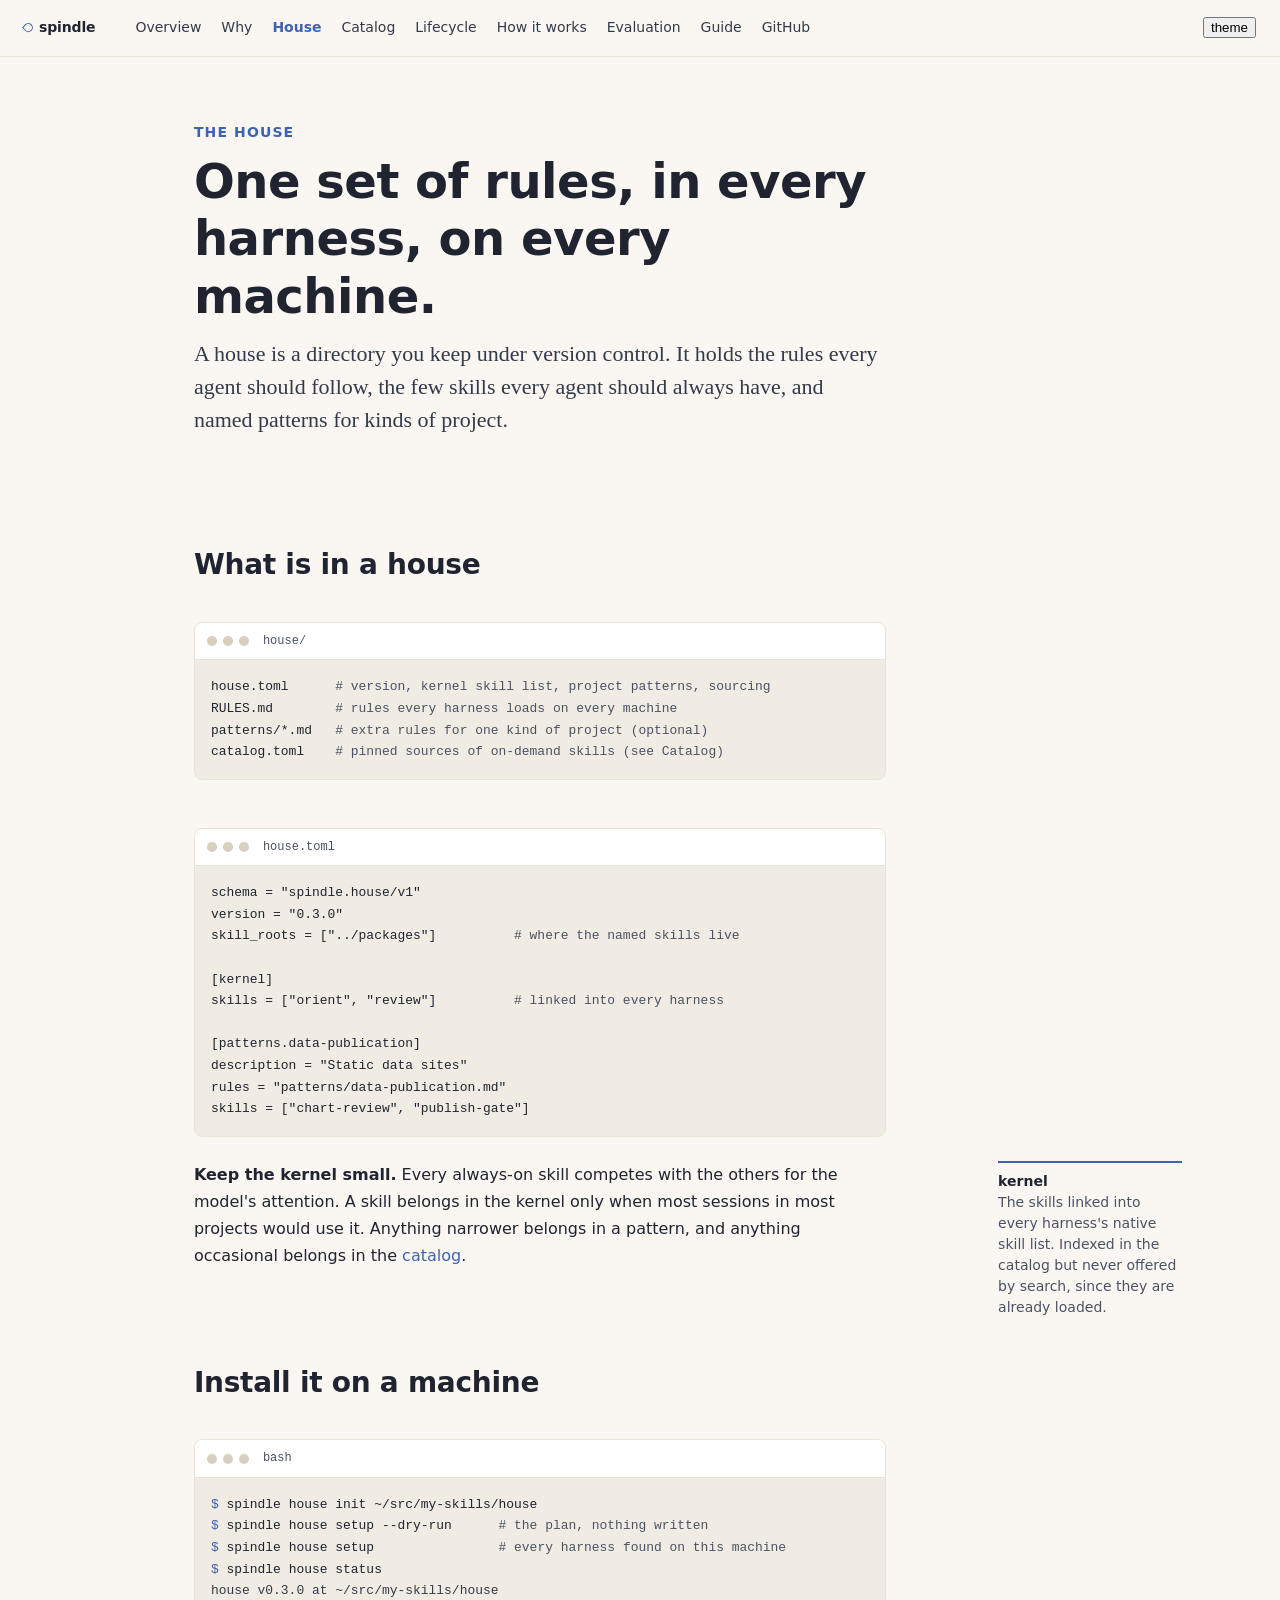
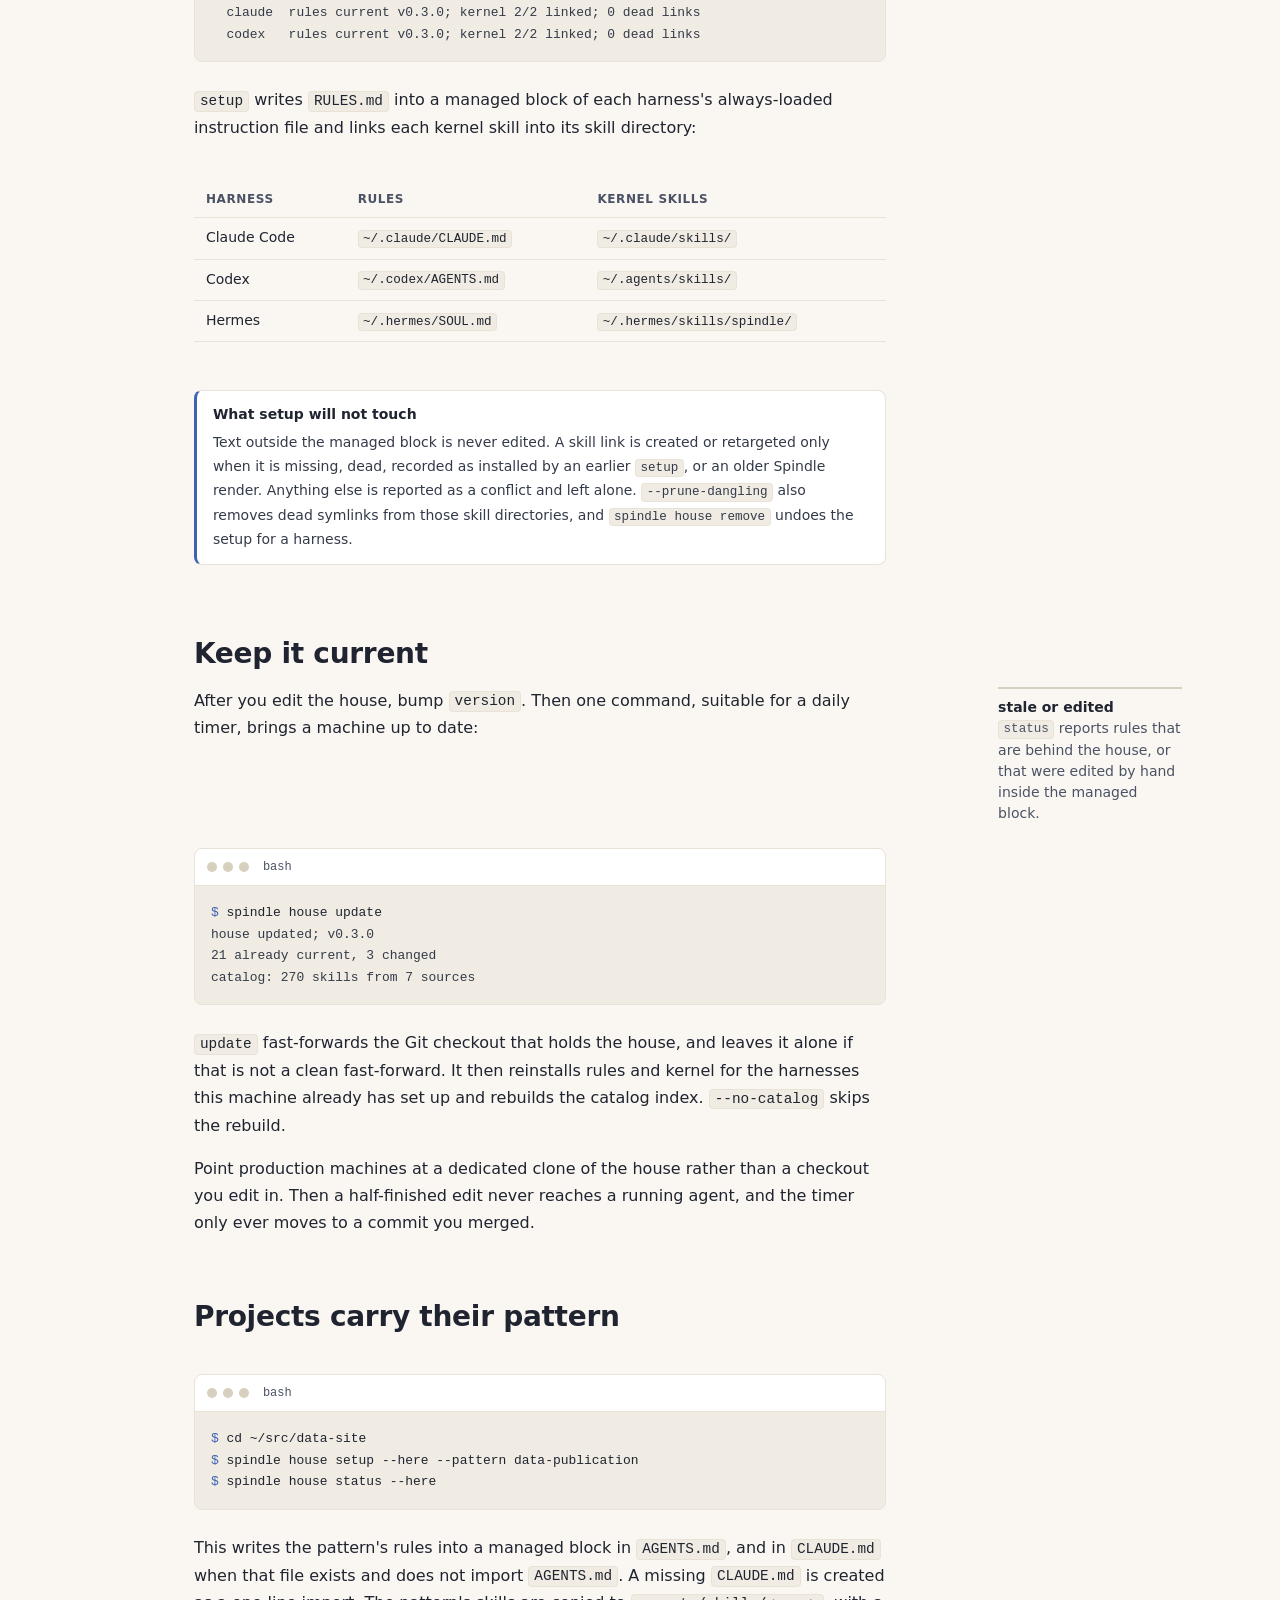
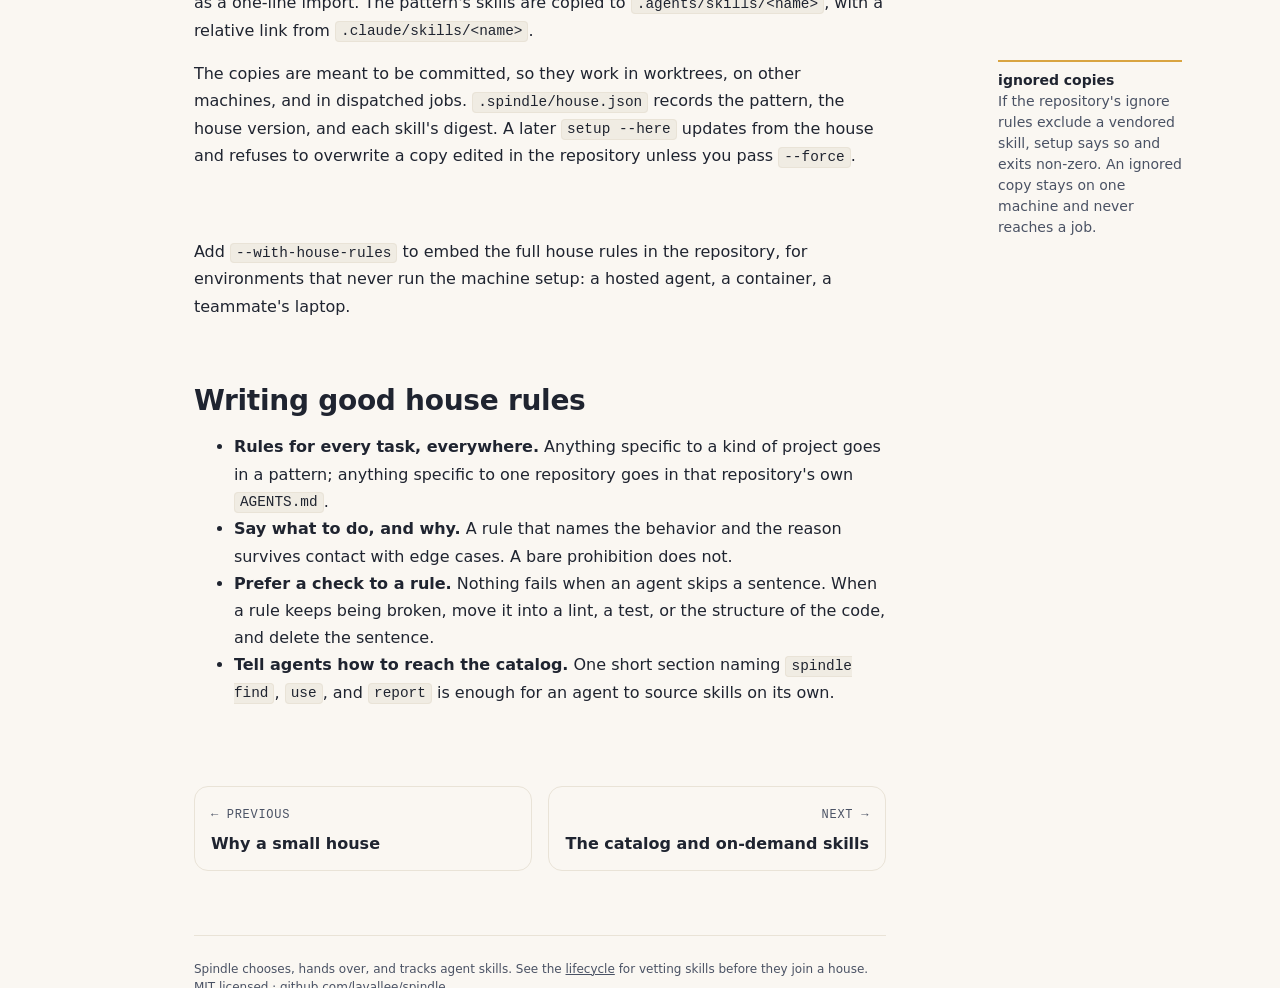
<file: docs/house.html>
<!doctype html>
<html lang="en">
<head>
  <meta charset="utf-8">
  <meta name="viewport" content="width=device-width, initial-scale=1">
  <title>The house — Spindle</title>
  <meta name="description" content="A house is one versioned directory of rules and kernel skills that Spindle installs into every harness on every machine, plus named patterns that projects vendor.">
  <link rel="icon" href="data:image/svg+xml,%3Csvg xmlns='http://www.w3.org/2000/svg' viewBox='0 0 32 32'%3E%3Ccircle cx='16' cy='16' r='9' fill='none' stroke='%237aa2f7' stroke-width='2.5'/%3E%3Ccircle cx='16' cy='16' r='2.5' fill='%237aa2f7'/%3E%3C/svg%3E">
  <link rel="stylesheet" href="lib/artoo-kit/tokens.css">
  <link rel="stylesheet" href="lib/artoo-kit/base.css">
  <link rel="stylesheet" href="lib/artoo-kit/article.css">
  <link rel="stylesheet" href="lib/artoo-kit/components.css">
  <link rel="stylesheet" href="style.css">
</head>
<body>

<!-- nav:begin -->
<nav class="site-nav">
  <a class="brand" href="index.html"><span class="spin"></span>spindle</a>
  <button class="nav-toggle" aria-label="Menu">menu</button>
  <div class="nav-links">
    <a href="index.html">Overview</a>
    <a href="rationale.html">Why</a>
    <a href="house.html" aria-current="page">House</a>
    <a href="catalog.html">Catalog</a>
    <a href="lifecycle.html">Lifecycle</a>
    <a href="how-it-works.html">How it works</a>
    <a href="evaluation.html">Evaluation</a>
    <a href="guide.html">Guide</a>
    <a href="https://github.com/lavallee/spindle">GitHub</a>
  </div>
  <button data-theme-toggle class="nav-toggle" style="display:block;margin-left:auto" aria-label="Toggle theme">theme</button>
</nav>
<!-- nav:end -->

<main class="article">
  <header class="article-header">
    <div class="article-kicker">the house</div>
    <h1 class="article-title">One set of rules, in every harness, on every machine.</h1>
    <p class="article-dek">A house is a directory you keep under version control.
    It holds the rules every agent should follow, the few skills every agent
    should always have, and named patterns for kinds of project.</p>
  </header>

  <h2>What is in a house</h2>
  <div class="terminal">
    <div class="terminal-bar"><span class="dot"></span><span class="dot"></span><span class="dot"></span><span class="name">house/</span></div>
<pre><code>house.toml      <span class="c"># version, kernel skill list, project patterns, sourcing</span>
RULES.md        <span class="c"># rules every harness loads on every machine</span>
patterns/*.md   <span class="c"># extra rules for one kind of project (optional)</span>
catalog.toml    <span class="c"># pinned sources of on-demand skills (see Catalog)</span></code></pre>
  </div>

  <div class="terminal">
    <div class="terminal-bar"><span class="dot"></span><span class="dot"></span><span class="dot"></span><span class="name">house.toml</span></div>
<pre><code>schema = "spindle.house/v1"
version = "0.3.0"
skill_roots = ["../packages"]          <span class="c"># where the named skills live</span>

[kernel]
skills = ["orient", "review"]          <span class="c"># linked into every harness</span>

[patterns.data-publication]
description = "Static data sites"
rules = "patterns/data-publication.md"
skills = ["chart-review", "publish-gate"]</code></pre>
  </div>

  <div class="article-mrow">
    <p><strong>Keep the kernel small.</strong> Every always-on skill competes
    with the others for the model's attention. A skill belongs in the kernel
    only when most sessions in most projects would use it. Anything narrower
    belongs in a pattern, and anything occasional belongs in the
    <a href="catalog.html">catalog</a>.</p>
    <aside class="article-marginnote article-marginnote--def">
      <span class="term">kernel</span>
      The skills linked into every harness's native skill list. Indexed in the
      catalog but never offered by search, since they are already loaded.
    </aside>
  </div>

  <h2>Install it on a machine</h2>
  <div class="terminal">
    <div class="terminal-bar"><span class="dot"></span><span class="dot"></span><span class="dot"></span><span class="name">bash</span></div>
<pre><code><span class="p">$</span> spindle house init ~/src/my-skills/house
<span class="p">$</span> spindle house setup --dry-run      <span class="c"># the plan, nothing written</span>
<span class="p">$</span> spindle house setup                <span class="c"># every harness found on this machine</span>
<span class="p">$</span> spindle house status
<span class="o">house v0.3.0 at ~/src/my-skills/house
  claude  rules current v0.3.0; kernel 2/2 linked; 0 dead links
  codex   rules current v0.3.0; kernel 2/2 linked; 0 dead links</span></code></pre>
  </div>

  <p><code>setup</code> writes <code>RULES.md</code> into a managed block of each
  harness's always-loaded instruction file and links each kernel skill into its
  skill directory:</p>

  <table>
    <thead><tr><th>Harness</th><th>Rules</th><th>Kernel skills</th></tr></thead>
    <tbody>
      <tr><td>Claude Code</td><td><code>~/.claude/CLAUDE.md</code></td><td><code>~/.claude/skills/</code></td></tr>
      <tr><td>Codex</td><td><code>~/.codex/AGENTS.md</code></td><td><code>~/.agents/skills/</code></td></tr>
      <tr><td>Hermes</td><td><code>~/.hermes/SOUL.md</code></td><td><code>~/.hermes/skills/spindle/</code></td></tr>
    </tbody>
  </table>

  <div class="callout">
    <span class="callout-title">What setup will not touch</span>
    Text outside the managed block is never edited. A skill link is created or
    retargeted only when it is missing, dead, recorded as installed by an earlier
    <code>setup</code>, or an older Spindle render. Anything else is reported as a
    conflict and left alone. <code>--prune-dangling</code> also removes dead
    symlinks from those skill directories, and <code>spindle house remove</code>
    undoes the setup for a harness.
  </div>

  <h2>Keep it current</h2>
  <div class="article-mrow">
    <p>After you edit the house, bump <code>version</code>. Then one command,
    suitable for a daily timer, brings a machine up to date:</p>
    <aside class="article-marginnote">
      <span class="term">stale or edited</span>
      <code>status</code> reports rules that are behind the house, or that were
      edited by hand inside the managed block.
    </aside>
  </div>
  <div class="terminal">
    <div class="terminal-bar"><span class="dot"></span><span class="dot"></span><span class="dot"></span><span class="name">bash</span></div>
<pre><code><span class="p">$</span> spindle house update
<span class="o">house updated; v0.3.0
21 already current, 3 changed
catalog: 270 skills from 7 sources</span></code></pre>
  </div>
  <p><code>update</code> fast-forwards the Git checkout that holds the house, and
  leaves it alone if that is not a clean fast-forward. It then reinstalls rules
  and kernel for the harnesses this machine already has set up and rebuilds the
  catalog index. <code>--no-catalog</code> skips the rebuild.</p>
  <p>Point production machines at a dedicated clone of the house rather than a
  checkout you edit in. Then a half-finished edit never reaches a running agent,
  and the timer only ever moves to a commit you merged.</p>

  <h2 id="projects">Projects carry their pattern</h2>
  <div class="terminal">
    <div class="terminal-bar"><span class="dot"></span><span class="dot"></span><span class="dot"></span><span class="name">bash</span></div>
<pre><code><span class="p">$</span> cd ~/src/data-site
<span class="p">$</span> spindle house setup --here --pattern data-publication
<span class="p">$</span> spindle house status --here</code></pre>
  </div>

  <p>This writes the pattern's rules into a managed block in
  <code>AGENTS.md</code>, and in <code>CLAUDE.md</code> when that file exists and
  does not import <code>AGENTS.md</code>. A missing <code>CLAUDE.md</code> is
  created as a one-line import. The pattern's skills are copied to
  <code>.agents/skills/&lt;name&gt;</code>, with a relative link from
  <code>.claude/skills/&lt;name&gt;</code>.</p>

  <div class="article-mrow">
    <p>The copies are meant to be committed, so they work in worktrees, on other
    machines, and in dispatched jobs. <code>.spindle/house.json</code> records the
    pattern, the house version, and each skill's digest. A later
    <code>setup --here</code> updates from the house and refuses to overwrite a
    copy edited in the repository unless you pass <code>--force</code>.</p>
    <aside class="article-marginnote article-marginnote--callout">
      <span class="term">ignored copies</span>
      If the repository's ignore rules exclude a vendored skill, setup says so
      and exits non-zero. An ignored copy stays on one machine and never reaches
      a job.
    </aside>
  </div>

  <p>Add <code>--with-house-rules</code> to embed the full house rules in the
  repository, for environments that never run the machine setup: a hosted
  agent, a container, a teammate's laptop.</p>

  <h2>Writing good house rules</h2>
  <ul>
    <li><strong>Rules for every task, everywhere.</strong> Anything specific to
      a kind of project goes in a pattern; anything specific to one repository
      goes in that repository's own <code>AGENTS.md</code>.</li>
    <li><strong>Say what to do, and why.</strong> A rule that names the
      behavior and the reason survives contact with edge cases. A bare
      prohibition does not.</li>
    <li><strong>Prefer a check to a rule.</strong> Nothing fails when an agent
      skips a sentence. When a rule keeps being broken, move it into a lint, a
      test, or the structure of the code, and delete the sentence.</li>
    <li><strong>Tell agents how to reach the catalog.</strong> One short section
      naming <code>spindle find</code>, <code>use</code>, and
      <code>report</code> is enough for an agent to source skills on its
      own.</li>
  </ul>

  <nav class="pagenav">
    <a class="prev" href="rationale.html">
      <span class="dir">← Previous</span>
      <span class="ttl">Why a small house</span>
    </a>
    <a class="next" href="catalog.html">
      <span class="dir">Next →</span>
      <span class="ttl">The catalog and on-demand skills</span>
    </a>
  </nav>

  <footer class="colophon">
    Spindle chooses, hands over, and tracks agent skills. See the
    <a href="lifecycle.html">lifecycle</a> for vetting skills before they join a
    house.<br>
    MIT licensed · <a href="https://github.com/lavallee/spindle">github.com/lavallee/spindle</a>
  </footer>
</main>
<script src="lib/artoo-kit/kit.js"></script>
</body>
</html>
</file>
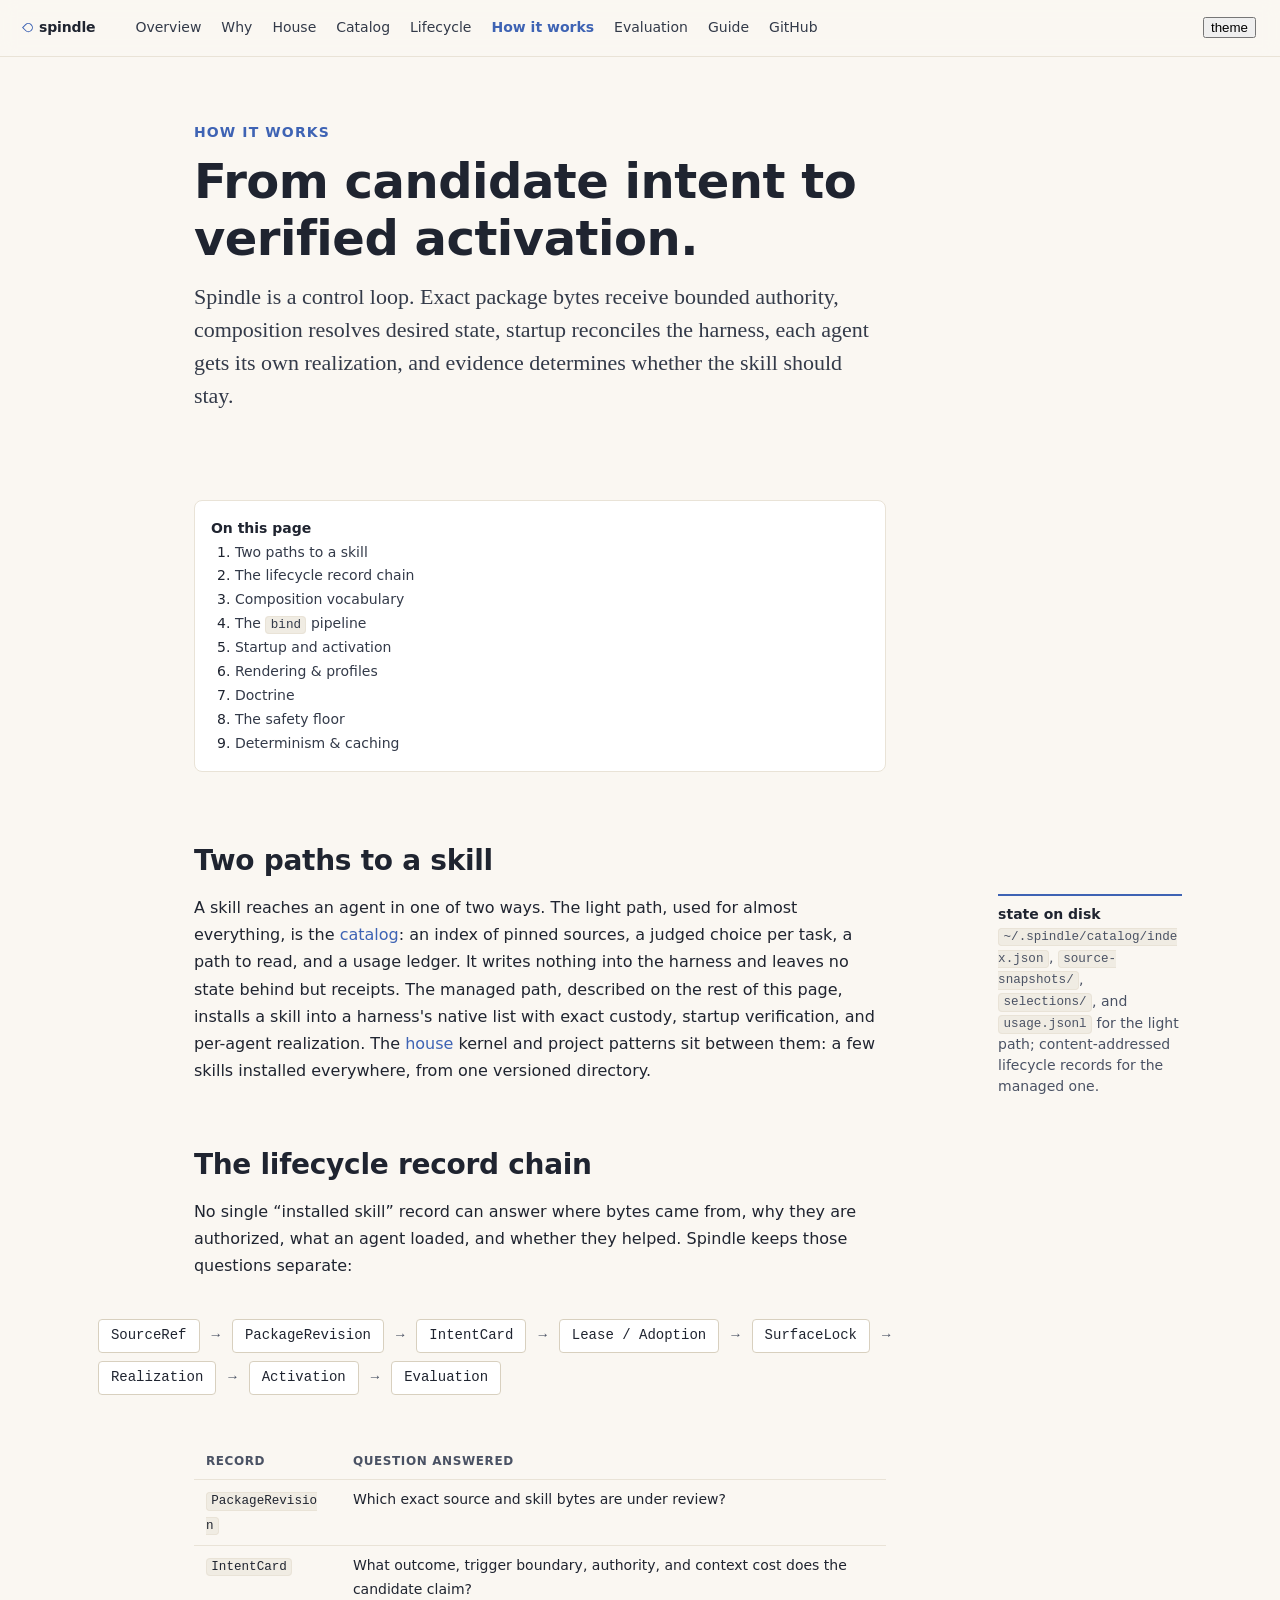
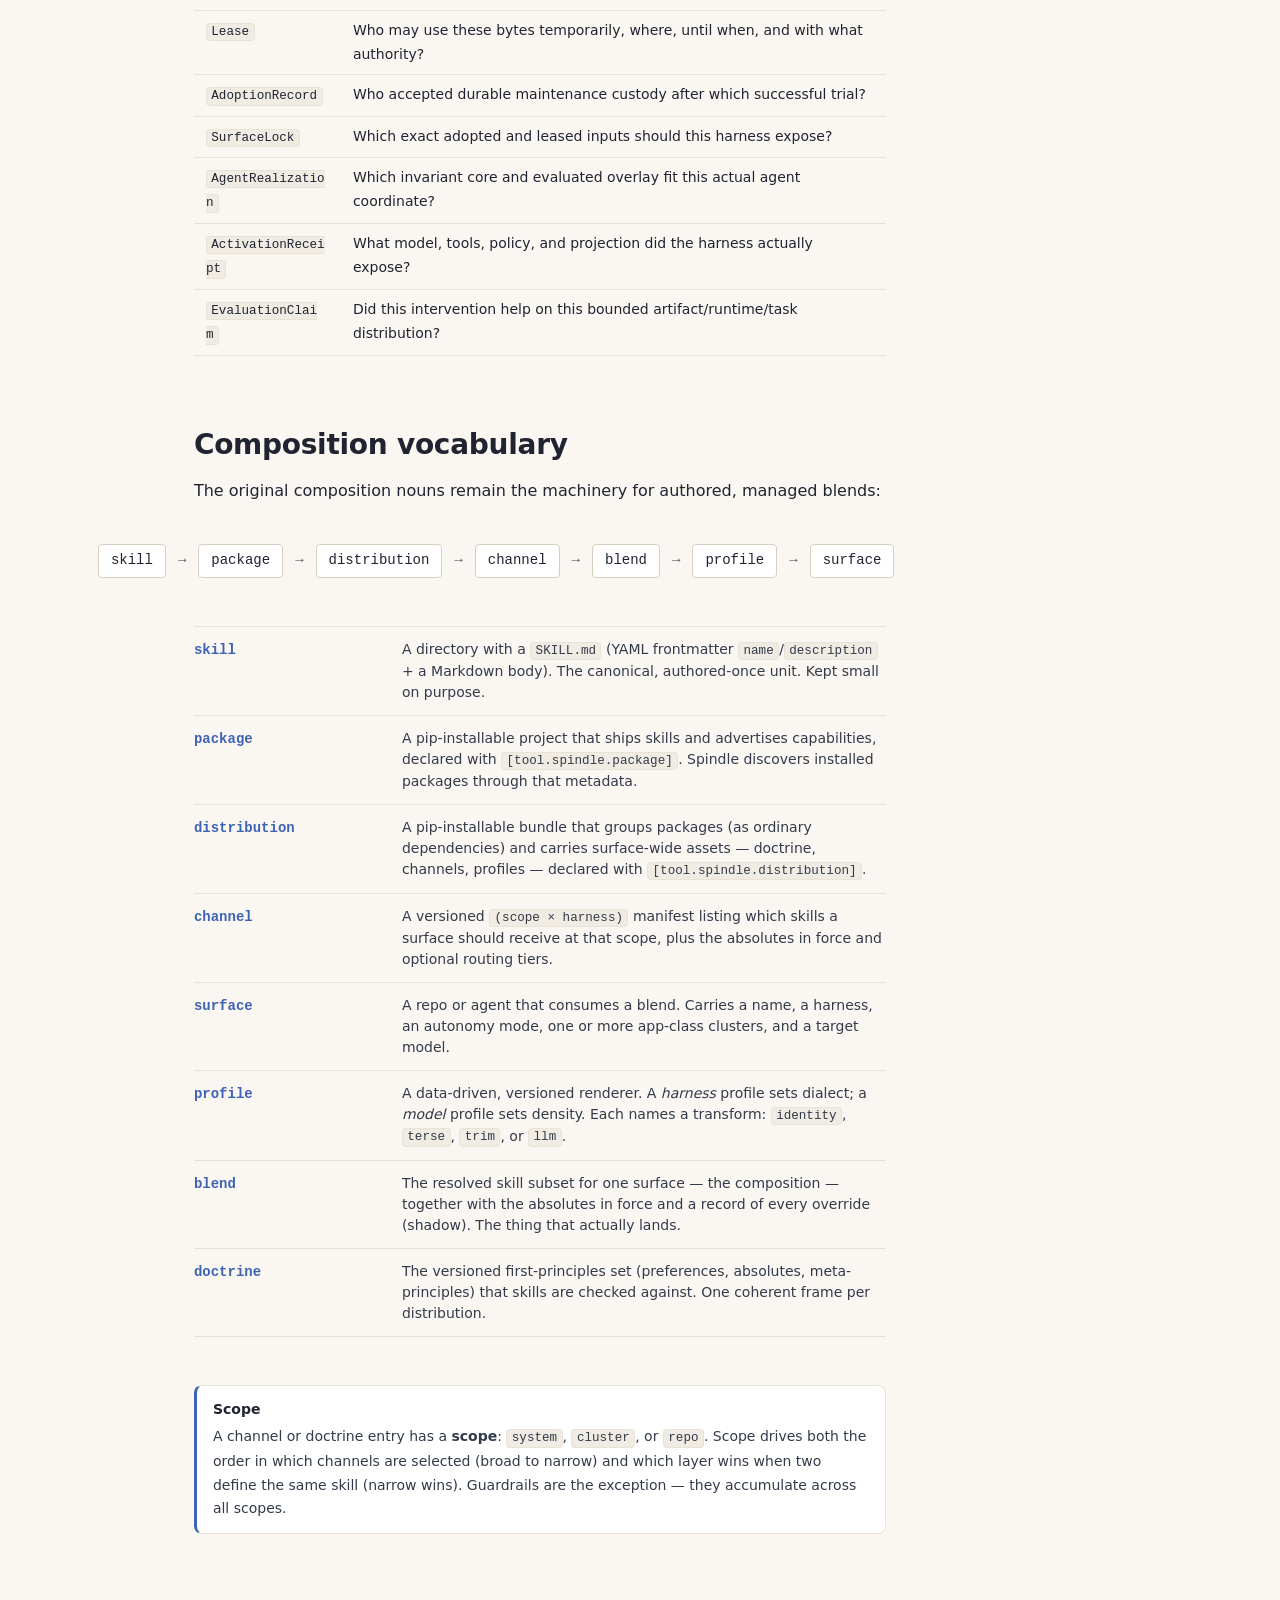
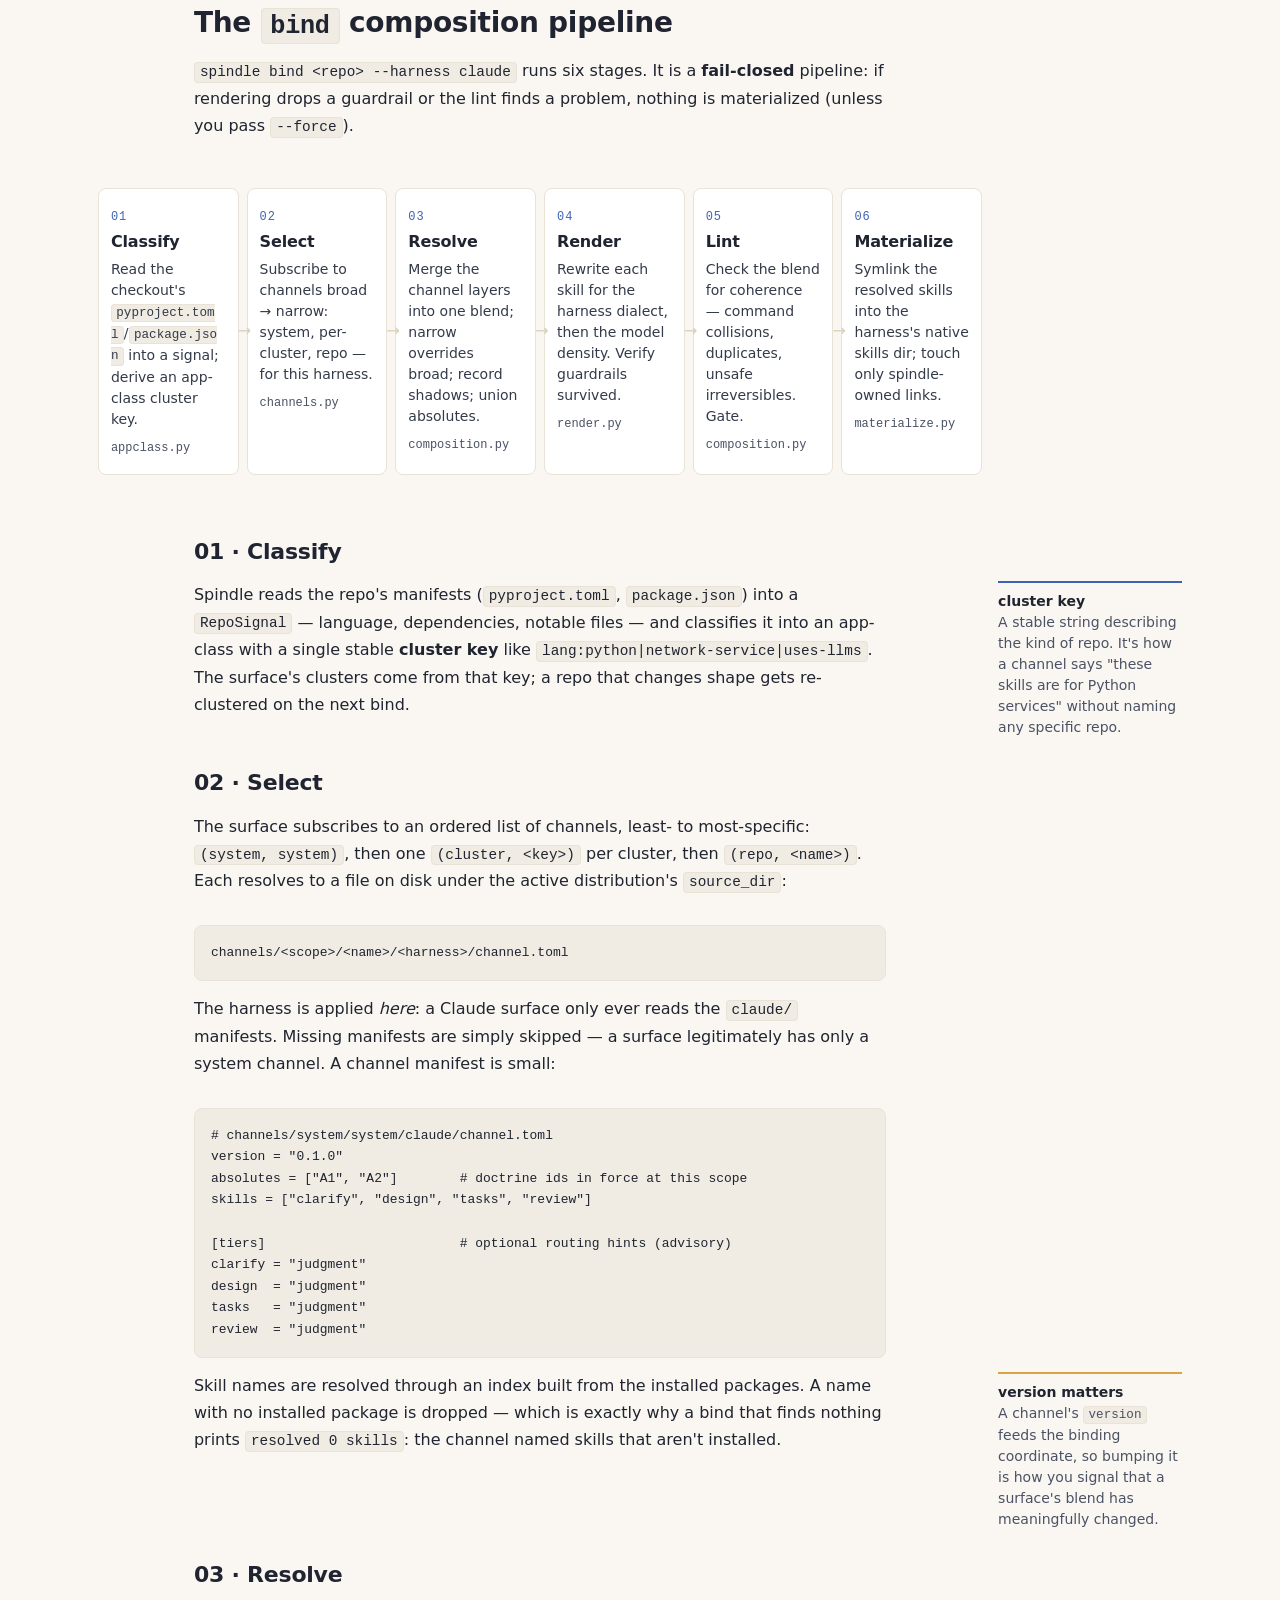
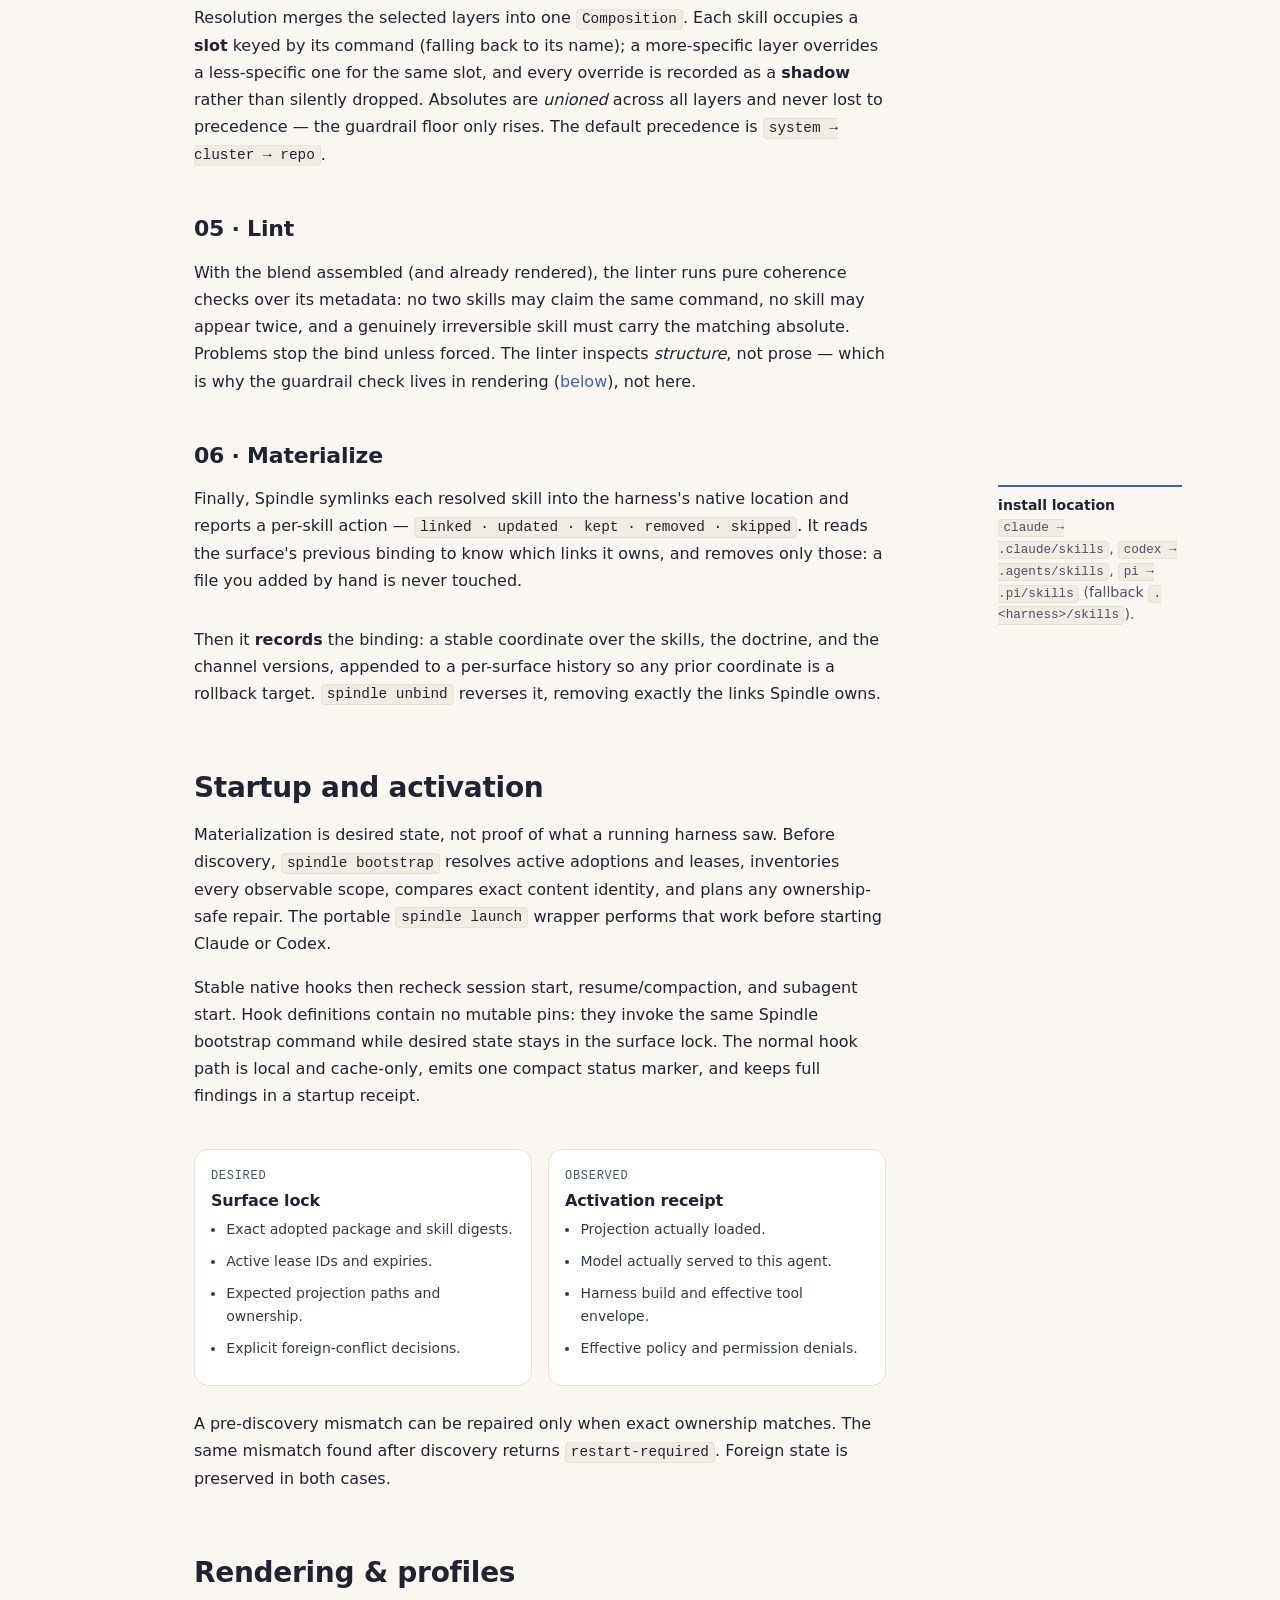
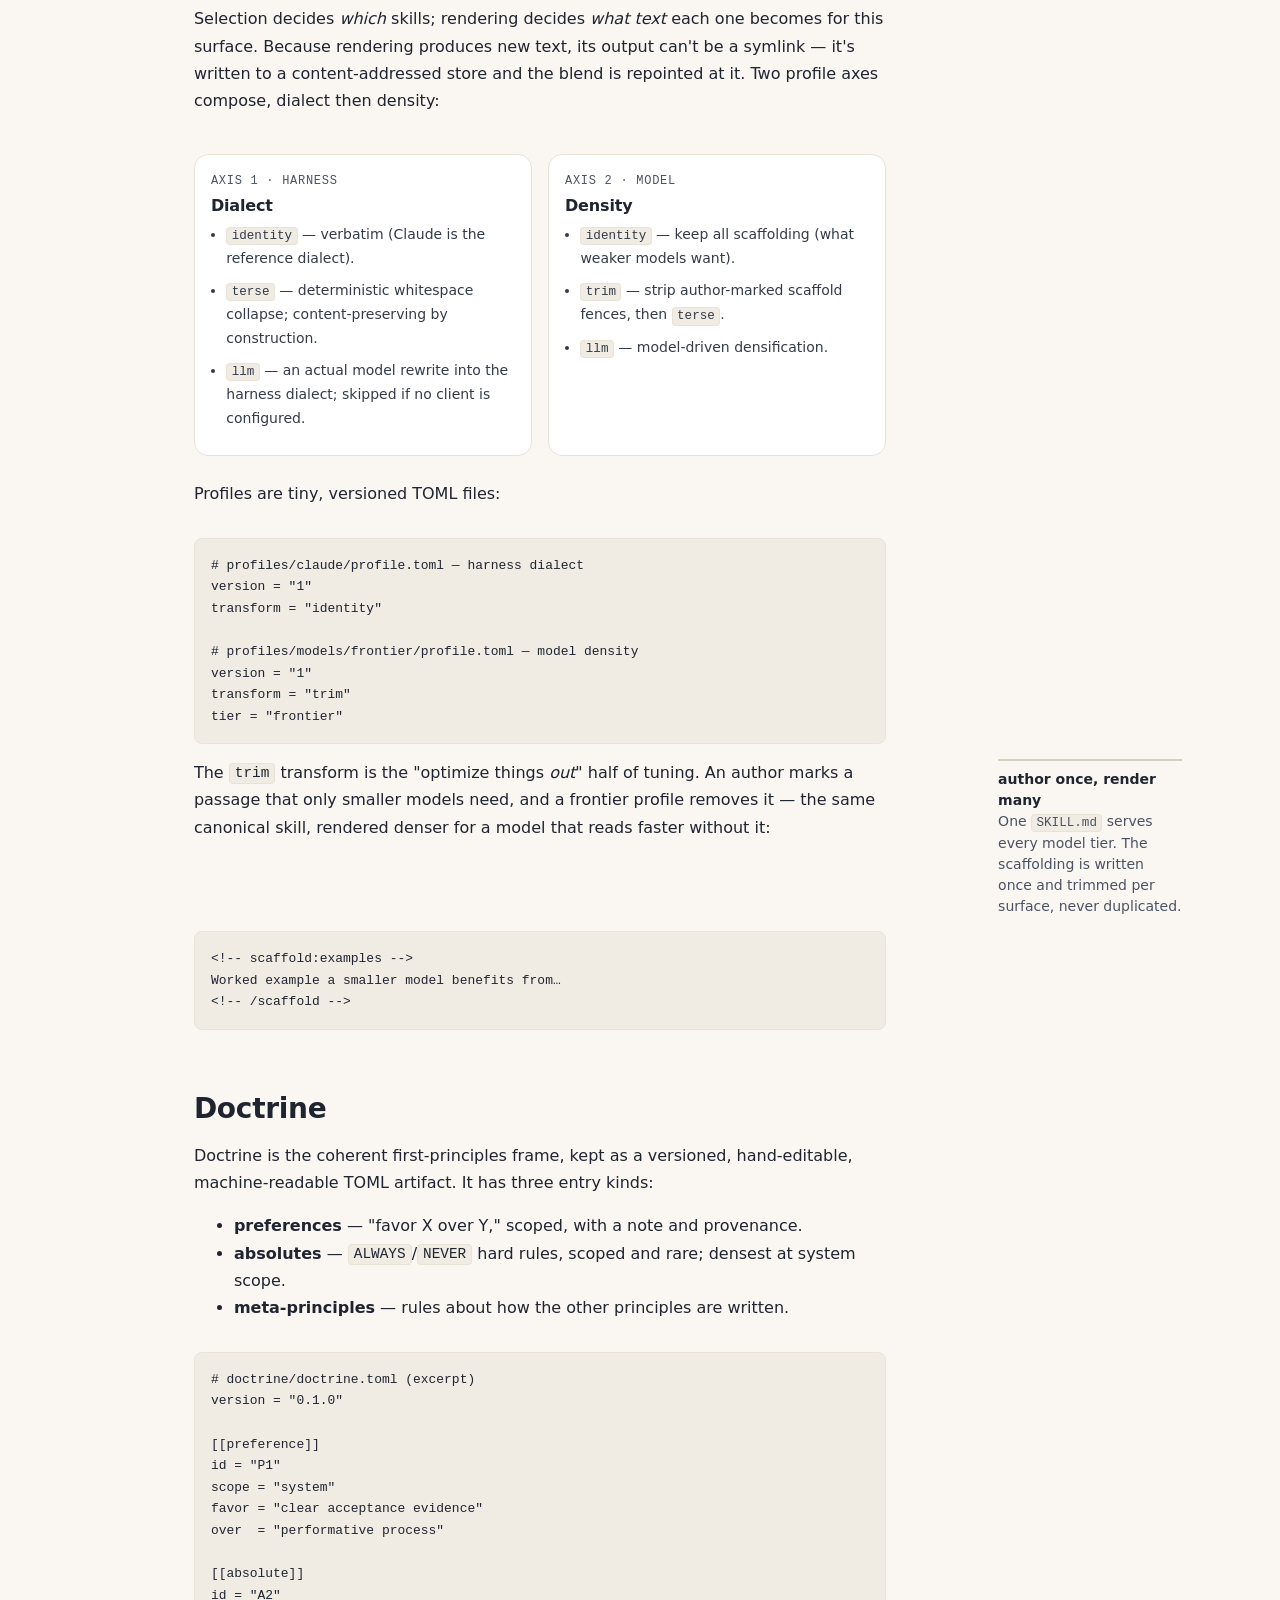
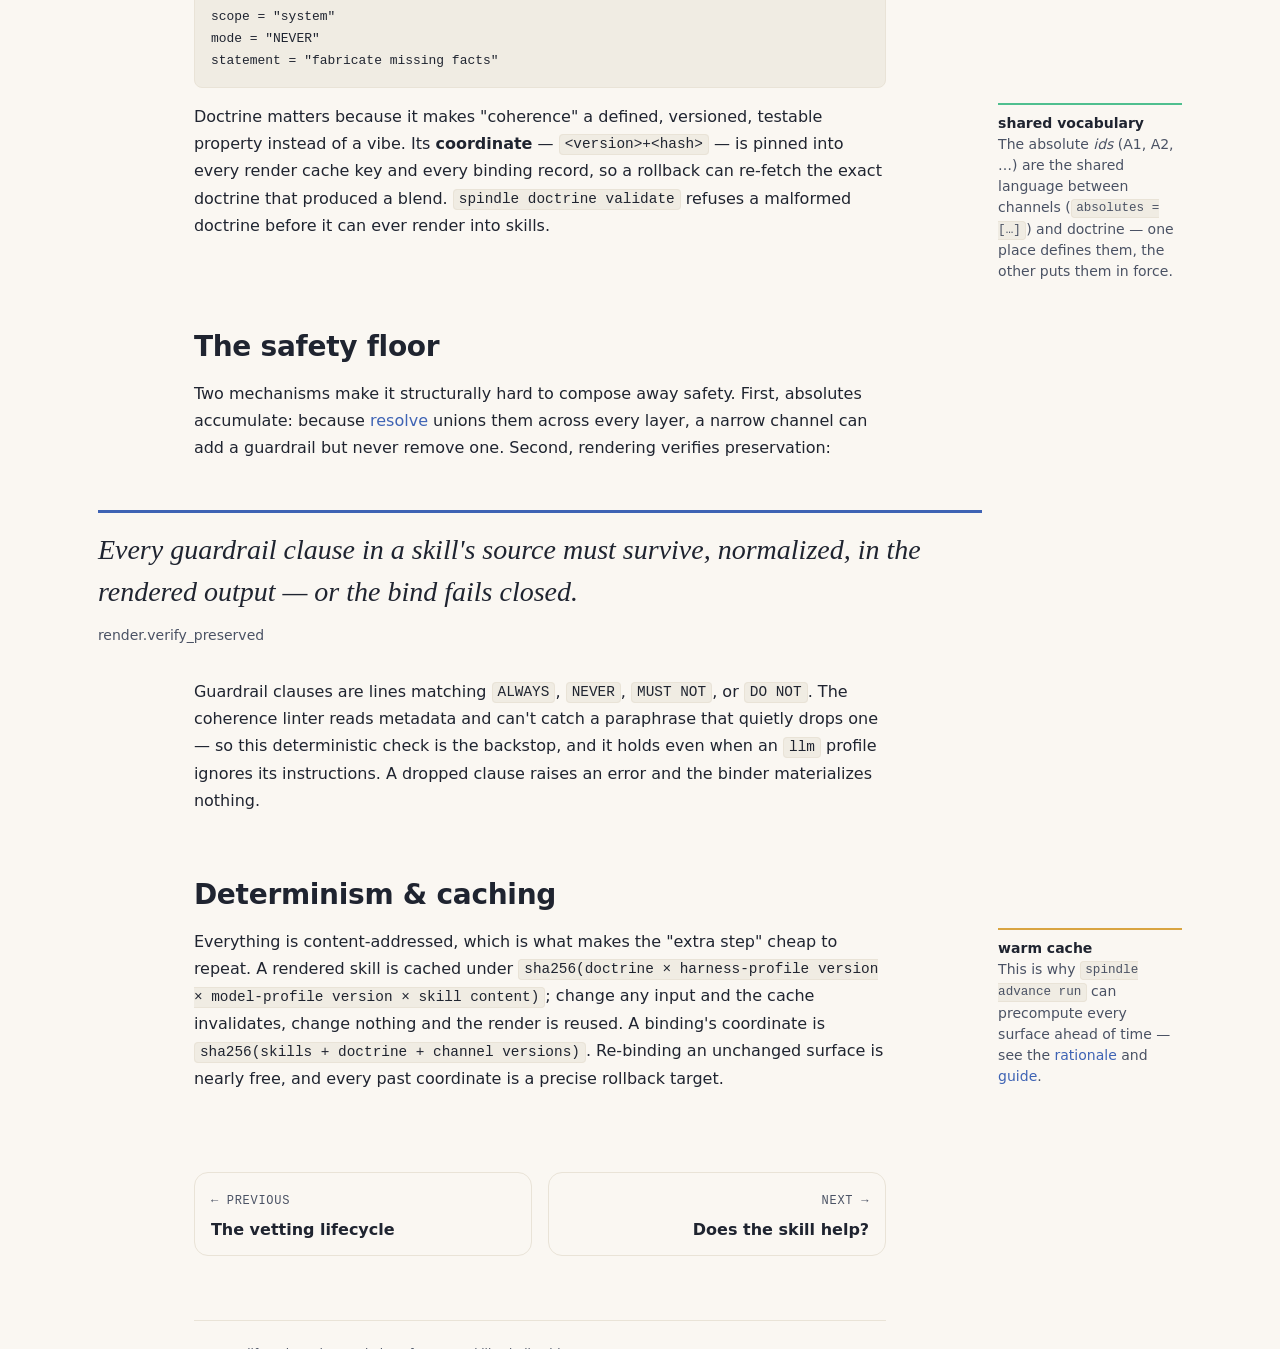
<file: docs/how-it-works.html>
<!doctype html>
<html lang="en">
<head>
<meta charset="utf-8">
<meta name="viewport" content="width=device-width, initial-scale=1">
<title>How Spindle works — lifecycle records, startup, and composition</title>
<meta name="description" content="Spindle's record chain, ownership-safe startup loop, agent-local realization, and the composition pipeline that turns exact skill packages into verified runtime behavior.">
<link rel="icon" href="data:image/svg+xml,%3Csvg xmlns='http://www.w3.org/2000/svg' viewBox='0 0 32 32'%3E%3Ccircle cx='16' cy='16' r='9' fill='none' stroke='%237aa2f7' stroke-width='2.5'/%3E%3Ccircle cx='16' cy='16' r='2.5' fill='%237aa2f7'/%3E%3C/svg%3E">
<link rel="stylesheet" href="lib/artoo-kit/tokens.css">
<link rel="stylesheet" href="lib/artoo-kit/base.css">
<link rel="stylesheet" href="lib/artoo-kit/article.css">
<link rel="stylesheet" href="lib/artoo-kit/components.css">
<link rel="stylesheet" href="style.css">
</head>
<body>
<!-- nav:begin -->
<nav class="site-nav">
  <a class="brand" href="index.html"><span class="spin"></span>spindle</a>
  <button class="nav-toggle" aria-label="Menu">menu</button>
  <div class="nav-links">
    <a href="index.html">Overview</a>
    <a href="rationale.html">Why</a>
    <a href="house.html">House</a>
    <a href="catalog.html">Catalog</a>
    <a href="lifecycle.html">Lifecycle</a>
    <a href="how-it-works.html" aria-current="page">How it works</a>
    <a href="evaluation.html">Evaluation</a>
    <a href="guide.html">Guide</a>
    <a href="https://github.com/lavallee/spindle">GitHub</a>
  </div>
  <button data-theme-toggle class="nav-toggle" style="display:block;margin-left:auto" aria-label="Toggle theme">theme</button>
</nav>
<!-- nav:end -->

<main class="article">
  <header class="article-header">
    <div class="article-kicker">how it works</div>
    <h1 class="article-title">From candidate intent to verified activation.</h1>
    <p class="article-dek">Spindle is a control loop. Exact package bytes receive
    bounded authority, composition resolves desired state, startup reconciles the
    harness, each agent gets its own realization, and evidence determines whether
    the skill should stay.</p>
  </header>

  <div class="toc">
    <b>On this page</b>
    <ol>
      <li><a href="#two-paths">Two paths to a skill</a></li>
      <li><a href="#lifecycle-records">The lifecycle record chain</a></li>
      <li><a href="#vocabulary">Composition vocabulary</a></li>
      <li><a href="#pipeline">The <code>bind</code> pipeline</a></li>
      <li><a href="#startup">Startup and activation</a></li>
      <li><a href="#render">Rendering &amp; profiles</a></li>
      <li><a href="#doctrine">Doctrine</a></li>
      <li><a href="#safety">The safety floor</a></li>
      <li><a href="#determinism">Determinism &amp; caching</a></li>
    </ol>
  </div>

  <h2 id="two-paths">Two paths to a skill</h2>
  <div class="article-mrow">
    <p>A skill reaches an agent in one of two ways. The light path, used for
    almost everything, is the <a href="catalog.html">catalog</a>: an index of
    pinned sources, a judged choice per task, a path to read, and a usage ledger.
    It writes nothing into the harness and leaves no state behind but receipts.
    The managed path, described on the rest of this page, installs a skill into a
    harness's native list with exact custody, startup verification, and
    per-agent realization. The <a href="house.html">house</a> kernel and
    project patterns sit between them: a few skills installed everywhere, from
    one versioned directory.</p>
    <aside class="article-marginnote article-marginnote--def">
      <span class="term">state on disk</span>
      <code>~/.spindle/catalog/index.json</code>, <code>source-snapshots/</code>,
      <code>selections/</code>, and <code>usage.jsonl</code> for the light path;
      content-addressed lifecycle records for the managed one.
    </aside>
  </div>

  <h2 id="lifecycle-records">The lifecycle record chain</h2>
  <p>No single “installed skill” record can answer where bytes came from, why they
  are authorized, what an agent loaded, and whether they helped. Spindle keeps
  those questions separate:</p>

  <div class="article-breakout">
    <div class="chain">
      <span class="node">SourceRef</span><span class="sep">→</span>
      <span class="node">PackageRevision</span><span class="sep">→</span>
      <span class="node">IntentCard</span><span class="sep">→</span>
      <span class="node">Lease / Adoption</span><span class="sep">→</span>
      <span class="node">SurfaceLock</span><span class="sep">→</span>
      <span class="node">Realization</span><span class="sep">→</span>
      <span class="node">Activation</span><span class="sep">→</span>
      <span class="node">Evaluation</span>
    </div>
  </div>

  <table>
    <thead><tr><th>Record</th><th>Question answered</th></tr></thead>
    <tbody>
      <tr><td><code>PackageRevision</code></td><td>Which exact source and skill bytes are under review?</td></tr>
      <tr><td><code>IntentCard</code></td><td>What outcome, trigger boundary, authority, and context cost does the candidate claim?</td></tr>
      <tr><td><code>Lease</code></td><td>Who may use these bytes temporarily, where, until when, and with what authority?</td></tr>
      <tr><td><code>AdoptionRecord</code></td><td>Who accepted durable maintenance custody after which successful trial?</td></tr>
      <tr><td><code>SurfaceLock</code></td><td>Which exact adopted and leased inputs should this harness expose?</td></tr>
      <tr><td><code>AgentRealization</code></td><td>Which invariant core and evaluated overlay fit this actual agent coordinate?</td></tr>
      <tr><td><code>ActivationReceipt</code></td><td>What model, tools, policy, and projection did the harness actually expose?</td></tr>
      <tr><td><code>EvaluationClaim</code></td><td>Did this intervention help on this bounded artifact/runtime/task distribution?</td></tr>
    </tbody>
  </table>

  <h2 id="vocabulary">Composition vocabulary</h2>
  <p>The original composition nouns remain the machinery for authored, managed
  blends:</p>

  <div class="article-breakout">
    <div class="chain">
      <span class="node">skill</span><span class="sep">→</span>
      <span class="node">package</span><span class="sep">→</span>
      <span class="node">distribution</span><span class="sep">→</span>
      <span class="node">channel</span><span class="sep">→</span>
      <span class="node">blend</span><span class="sep">→</span>
      <span class="node">profile</span><span class="sep">→</span>
      <span class="node">surface</span>
    </div>
  </div>

  <dl class="defs">
    <div><dt>skill</dt><dd>A directory with a <code>SKILL.md</code> (YAML frontmatter
      <code>name</code>/<code>description</code> + a Markdown body). The canonical,
      authored-once unit. Kept small on purpose.</dd></div>
    <div><dt>package</dt><dd>A pip-installable project that ships skills and
      advertises capabilities, declared with <code>[tool.spindle.package]</code>.
      Spindle discovers installed packages through that metadata.</dd></div>
    <div><dt>distribution</dt><dd>A pip-installable bundle that groups packages (as
      ordinary dependencies) and carries surface-wide assets — doctrine, channels,
      profiles — declared with <code>[tool.spindle.distribution]</code>.</dd></div>
    <div><dt>channel</dt><dd>A versioned <code>(scope × harness)</code> manifest
      listing which skills a surface should receive at that scope, plus the
      absolutes in force and optional routing tiers.</dd></div>
    <div><dt>surface</dt><dd>A repo or agent that consumes a blend. Carries a name,
      a harness, an autonomy mode, one or more app-class clusters, and a target
      model.</dd></div>
    <div><dt>profile</dt><dd>A data-driven, versioned renderer. A <em>harness</em>
      profile sets dialect; a <em>model</em> profile sets density. Each names a
      transform: <code>identity</code>, <code>terse</code>, <code>trim</code>, or
      <code>llm</code>.</dd></div>
    <div><dt>blend</dt><dd>The resolved skill subset for one surface — the
      composition — together with the absolutes in force and a record of every
      override (shadow). The thing that actually lands.</dd></div>
    <div><dt>doctrine</dt><dd>The versioned first-principles set (preferences,
      absolutes, meta-principles) that skills are checked against. One coherent
      frame per distribution.</dd></div>
  </dl>

  <div class="callout">
    <span class="callout-title">Scope</span>
    A channel or doctrine entry has a <b>scope</b>: <code>system</code>,
    <code>cluster</code>, or <code>repo</code>. Scope drives both the order in
    which channels are selected (broad to narrow) and which layer wins when two
    define the same skill (narrow wins). Guardrails are the exception — they
    accumulate across all scopes.
  </div>

  <h2 id="pipeline">The <code>bind</code> composition pipeline</h2>
  <p><code>spindle bind &lt;repo&gt; --harness claude</code> runs six stages. It is
  a <b>fail-closed</b> pipeline: if rendering drops a guardrail or the lint finds a
  problem, nothing is materialized (unless you pass <code>--force</code>).</p>

  <div class="article-breakout">
    <div class="pipeline">
      <div class="stage"><span class="n">01</span><h4>Classify</h4>
        <p>Read the checkout's <code>pyproject.toml</code>/<code>package.json</code>
        into a signal; derive an app-class cluster key.</p>
        <span class="mod">appclass.py</span></div>
      <div class="stage"><span class="n">02</span><h4>Select</h4>
        <p>Subscribe to channels broad → narrow: system, per-cluster, repo — for
        this harness.</p>
        <span class="mod">channels.py</span></div>
      <div class="stage"><span class="n">03</span><h4>Resolve</h4>
        <p>Merge the channel layers into one blend; narrow overrides broad; record
        shadows; union absolutes.</p>
        <span class="mod">composition.py</span></div>
      <div class="stage"><span class="n">04</span><h4>Render</h4>
        <p>Rewrite each skill for the harness dialect, then the model density.
        Verify guardrails survived.</p>
        <span class="mod">render.py</span></div>
      <div class="stage"><span class="n">05</span><h4>Lint</h4>
        <p>Check the blend for coherence — command collisions, duplicates, unsafe
        irreversibles. Gate.</p>
        <span class="mod">composition.py</span></div>
      <div class="stage"><span class="n">06</span><h4>Materialize</h4>
        <p>Symlink the resolved skills into the harness's native skills dir; touch
        only spindle-owned links.</p>
        <span class="mod">materialize.py</span></div>
    </div>
  </div>

  <h3 id="classify">01 · Classify</h3>
  <div class="article-mrow">
    <p>Spindle reads the repo's manifests (<code>pyproject.toml</code>,
    <code>package.json</code>) into a <code>RepoSignal</code> — language,
    dependencies, notable files — and classifies it into an app-class with a
    single stable <b>cluster key</b> like
    <code>lang:python|network-service|uses-llms</code>. The surface's clusters come
    from that key; a repo that changes shape gets re-clustered on the next bind.</p>
    <aside class="article-marginnote article-marginnote--def">
      <span class="term">cluster key</span>
      A stable string describing the kind of repo. It's how a channel says "these
      skills are for Python services" without naming any specific repo.
    </aside>
  </div>

  <h3 id="select">02 · Select</h3>
  <p>The surface subscribes to an ordered list of channels, least- to
  most-specific: <code>(system, system)</code>, then one
  <code>(cluster, &lt;key&gt;)</code> per cluster, then
  <code>(repo, &lt;name&gt;)</code>. Each resolves to a file on disk under the
  active distribution's <code>source_dir</code>:</p>

<pre><code>channels/&lt;scope&gt;/&lt;name&gt;/&lt;harness&gt;/channel.toml</code></pre>

  <p>The harness is applied <em>here</em>: a Claude surface only ever reads the
  <code>claude/</code> manifests. Missing manifests are simply skipped — a surface
  legitimately has only a system channel. A channel manifest is small:</p>

<pre><code><span class="c"># channels/system/system/claude/channel.toml</span>
version = "0.1.0"
absolutes = ["A1", "A2"]        <span class="c"># doctrine ids in force at this scope</span>
skills = ["clarify", "design", "tasks", "review"]

[tiers]                         <span class="c"># optional routing hints (advisory)</span>
clarify = "judgment"
design  = "judgment"
tasks   = "judgment"
review  = "judgment"</code></pre>

  <div class="article-mrow">
    <p>Skill names are resolved through an index built from the installed packages.
    A name with no installed package is dropped — which is exactly why a bind that
    finds nothing prints <code>resolved 0 skills</code>: the channel named skills
    that aren't installed.</p>
    <aside class="article-marginnote article-marginnote--callout">
      <span class="term">version matters</span>
      A channel's <code>version</code> feeds the binding coordinate, so bumping it
      is how you signal that a surface's blend has meaningfully changed.
    </aside>
  </div>

  <h3 id="resolve">03 · Resolve</h3>
  <p>Resolution merges the selected layers into one <code>Composition</code>. Each
  skill occupies a <b>slot</b> keyed by its command (falling back to its name); a
  more-specific layer overrides a less-specific one for the same slot, and every
  override is recorded as a <b>shadow</b> rather than silently dropped. Absolutes
  are <em>unioned</em> across all layers and never lost to precedence — the
  guardrail floor only rises. The default precedence is
  <code>system → cluster → repo</code>.</p>

  <h3 id="lintstage">05 · Lint</h3>
  <p>With the blend assembled (and already rendered), the linter runs pure
  coherence checks over its metadata: no two skills may claim the same command, no
  skill may appear twice, and a genuinely irreversible skill must carry the
  matching absolute. Problems stop the bind unless forced. The linter inspects
  <em>structure</em>, not prose — which is why the guardrail check lives in
  rendering (<a href="#safety">below</a>), not here.</p>

  <h3 id="materialize">06 · Materialize</h3>
  <div class="article-mrow">
    <p>Finally, Spindle symlinks each resolved skill into the harness's native
    location and reports a per-skill action —
    <code>linked · updated · kept · removed · skipped</code>. It reads the
    surface's previous binding to know which links it owns, and removes only those:
    a file you added by hand is never touched.</p>
    <aside class="article-marginnote article-marginnote--def">
      <span class="term">install location</span>
      <code>claude → .claude/skills</code>,
      <code>codex → .agents/skills</code>,
      <code>pi → .pi/skills</code> (fallback <code>.&lt;harness&gt;/skills</code>).
    </aside>
  </div>
  <p>Then it <b>records</b> the binding: a stable coordinate over the skills, the
  doctrine, and the channel versions, appended to a per-surface history so any
  prior coordinate is a rollback target. <code>spindle unbind</code> reverses it,
  removing exactly the links Spindle owns.</p>

  <h2 id="startup">Startup and activation</h2>
  <p>Materialization is desired state, not proof of what a running harness saw.
  Before discovery, <code>spindle bootstrap</code> resolves active adoptions and
  leases, inventories every observable scope, compares exact content identity,
  and plans any ownership-safe repair. The portable <code>spindle launch</code>
  wrapper performs that work before starting Claude or Codex.</p>

  <p>Stable native hooks then recheck session start, resume/compaction, and
  subagent start. Hook definitions contain no mutable pins: they invoke the same
  Spindle bootstrap command while desired state stays in the surface lock. The
  normal hook path is local and cache-only, emits one compact status marker, and
  keeps full findings in a startup receipt.</p>

  <div class="ledger">
    <div>
      <span class="tag">desired</span>
      <h4>Surface lock</h4>
      <ul>
        <li>Exact adopted package and skill digests.</li>
        <li>Active lease IDs and expiries.</li>
        <li>Expected projection paths and ownership.</li>
        <li>Explicit foreign-conflict decisions.</li>
      </ul>
    </div>
    <div>
      <span class="tag">observed</span>
      <h4>Activation receipt</h4>
      <ul>
        <li>Projection actually loaded.</li>
        <li>Model actually served to this agent.</li>
        <li>Harness build and effective tool envelope.</li>
        <li>Effective policy and permission denials.</li>
      </ul>
    </div>
  </div>

  <p>A pre-discovery mismatch can be repaired only when exact ownership matches.
  The same mismatch found after discovery returns
  <code>restart-required</code>. Foreign state is preserved in both cases.</p>

  <h2 id="render">Rendering &amp; profiles</h2>
  <p>Selection decides <em>which</em> skills; rendering decides <em>what text</em>
  each one becomes for this surface. Because rendering produces new text, its
  output can't be a symlink — it's written to a content-addressed store and the
  blend is repointed at it. Two profile axes compose, dialect then density:</p>

  <div class="ledger">
    <div>
      <span class="tag">axis 1 · harness</span>
      <h4>Dialect</h4>
      <ul>
        <li><code>identity</code> — verbatim (Claude is the reference dialect).</li>
        <li><code>terse</code> — deterministic whitespace collapse; content-preserving by construction.</li>
        <li><code>llm</code> — an actual model rewrite into the harness dialect; skipped if no client is configured.</li>
      </ul>
    </div>
    <div>
      <span class="tag">axis 2 · model</span>
      <h4>Density</h4>
      <ul>
        <li><code>identity</code> — keep all scaffolding (what weaker models want).</li>
        <li><code>trim</code> — strip author-marked scaffold fences, then <code>terse</code>.</li>
        <li><code>llm</code> — model-driven densification.</li>
      </ul>
    </div>
  </div>

  <p>Profiles are tiny, versioned TOML files:</p>
<pre><code><span class="c"># profiles/claude/profile.toml — harness dialect</span>
version = "1"
transform = "identity"

<span class="c"># profiles/models/frontier/profile.toml — model density</span>
version = "1"
transform = "trim"
tier = "frontier"</code></pre>

  <div class="article-mrow">
    <p>The <code>trim</code> transform is the "optimize things <em>out</em>" half
    of tuning. An author marks a passage that only smaller models need, and a
    frontier profile removes it — the same canonical skill, rendered denser for a
    model that reads faster without it:</p>
    <aside class="article-marginnote">
      <span class="term">author once, render many</span>
      One <code>SKILL.md</code> serves every model tier. The scaffolding is written
      once and trimmed per surface, never duplicated.
    </aside>
  </div>
<pre><code>&lt;!-- scaffold:examples --&gt;
Worked example a smaller model benefits from…
&lt;!-- /scaffold --&gt;</code></pre>

  <h2 id="doctrine">Doctrine</h2>
  <p>Doctrine is the coherent first-principles frame, kept as a versioned,
  hand-editable, machine-readable TOML artifact. It has three entry kinds:</p>
  <ul>
    <li><b>preferences</b> — "favor X over Y," scoped, with a note and provenance.</li>
    <li><b>absolutes</b> — <code>ALWAYS</code>/<code>NEVER</code> hard rules, scoped
      and rare; densest at system scope.</li>
    <li><b>meta-principles</b> — rules about how the other principles are written.</li>
  </ul>

<pre><code><span class="c"># doctrine/doctrine.toml (excerpt)</span>
version = "0.1.0"

[[preference]]
id = "P1"
scope = "system"
favor = "clear acceptance evidence"
over  = "performative process"

[[absolute]]
id = "A2"
scope = "system"
mode = "NEVER"
statement = "fabricate missing facts"</code></pre>

  <div class="article-mrow">
    <p>Doctrine matters because it makes "coherence" a defined, versioned, testable
    property instead of a vibe. Its <b>coordinate</b> —
    <code>&lt;version&gt;+&lt;hash&gt;</code> — is pinned into every render cache key
    and every binding record, so a rollback can re-fetch the exact doctrine that
    produced a blend. <code>spindle doctrine validate</code> refuses a malformed
    doctrine before it can ever render into skills.</p>
    <aside class="article-marginnote article-marginnote--source">
      <span class="term">shared vocabulary</span>
      The absolute <em>ids</em> (A1, A2, …) are the shared language between
      channels (<code>absolutes = […]</code>) and doctrine — one place defines
      them, the other puts them in force.
    </aside>
  </div>

  <h2 id="safety">The safety floor</h2>
  <p>Two mechanisms make it structurally hard to compose away safety. First,
  absolutes accumulate: because <a href="#resolve">resolve</a> unions them across
  every layer, a narrow channel can add a guardrail but never remove one. Second,
  rendering verifies preservation:</p>

  <p class="article-pullquote">Every guardrail clause in a skill's source must
  survive, normalized, in the rendered output — or the bind fails
  closed.<cite>render.verify_preserved</cite></p>

  <p>Guardrail clauses are lines matching <code>ALWAYS</code>, <code>NEVER</code>,
  <code>MUST NOT</code>, or <code>DO NOT</code>. The coherence linter reads
  metadata and can't catch a paraphrase that quietly drops one — so this
  deterministic check is the backstop, and it holds even when an
  <code>llm</code> profile ignores its instructions. A dropped clause raises an
  error and the binder materializes nothing.</p>

  <h2 id="determinism">Determinism &amp; caching</h2>
  <div class="article-mrow">
    <p>Everything is content-addressed, which is what makes the "extra step" cheap
    to repeat. A rendered skill is cached under
    <code>sha256(doctrine × harness-profile version × model-profile version ×
    skill content)</code>; change any input and the cache invalidates, change
    nothing and the render is reused. A binding's coordinate is
    <code>sha256(skills + doctrine + channel versions)</code>. Re-binding an
    unchanged surface is nearly free, and every past coordinate is a precise
    rollback target.</p>
    <aside class="article-marginnote article-marginnote--callout">
      <span class="term">warm cache</span>
      This is why <code>spindle advance run</code> can precompute every surface
      ahead of time — see the <a href="rationale.html">rationale</a> and
      <a href="guide.html">guide</a>.
    </aside>
  </div>

  <nav class="pagenav">
    <a class="prev" href="lifecycle.html">
      <span class="dir">← Previous</span>
      <span class="ttl">The vetting lifecycle</span>
    </a>
    <a class="next" href="evaluation.html">
      <span class="dir">Next →</span>
      <span class="ttl">Does the skill help?</span>
    </a>
  </nav>

  <footer class="colophon">
    An open lifecycle and control plane for agent skills · built with
    <a href="https://github.com/lavallee/artoo">artoo</a>.<br>
    MIT licensed · <a href="https://github.com/lavallee/spindle">github.com/lavallee/spindle</a>
  </footer>
</main>
<script src="lib/artoo-kit/kit.js"></script>
</body>
</html>
</file>
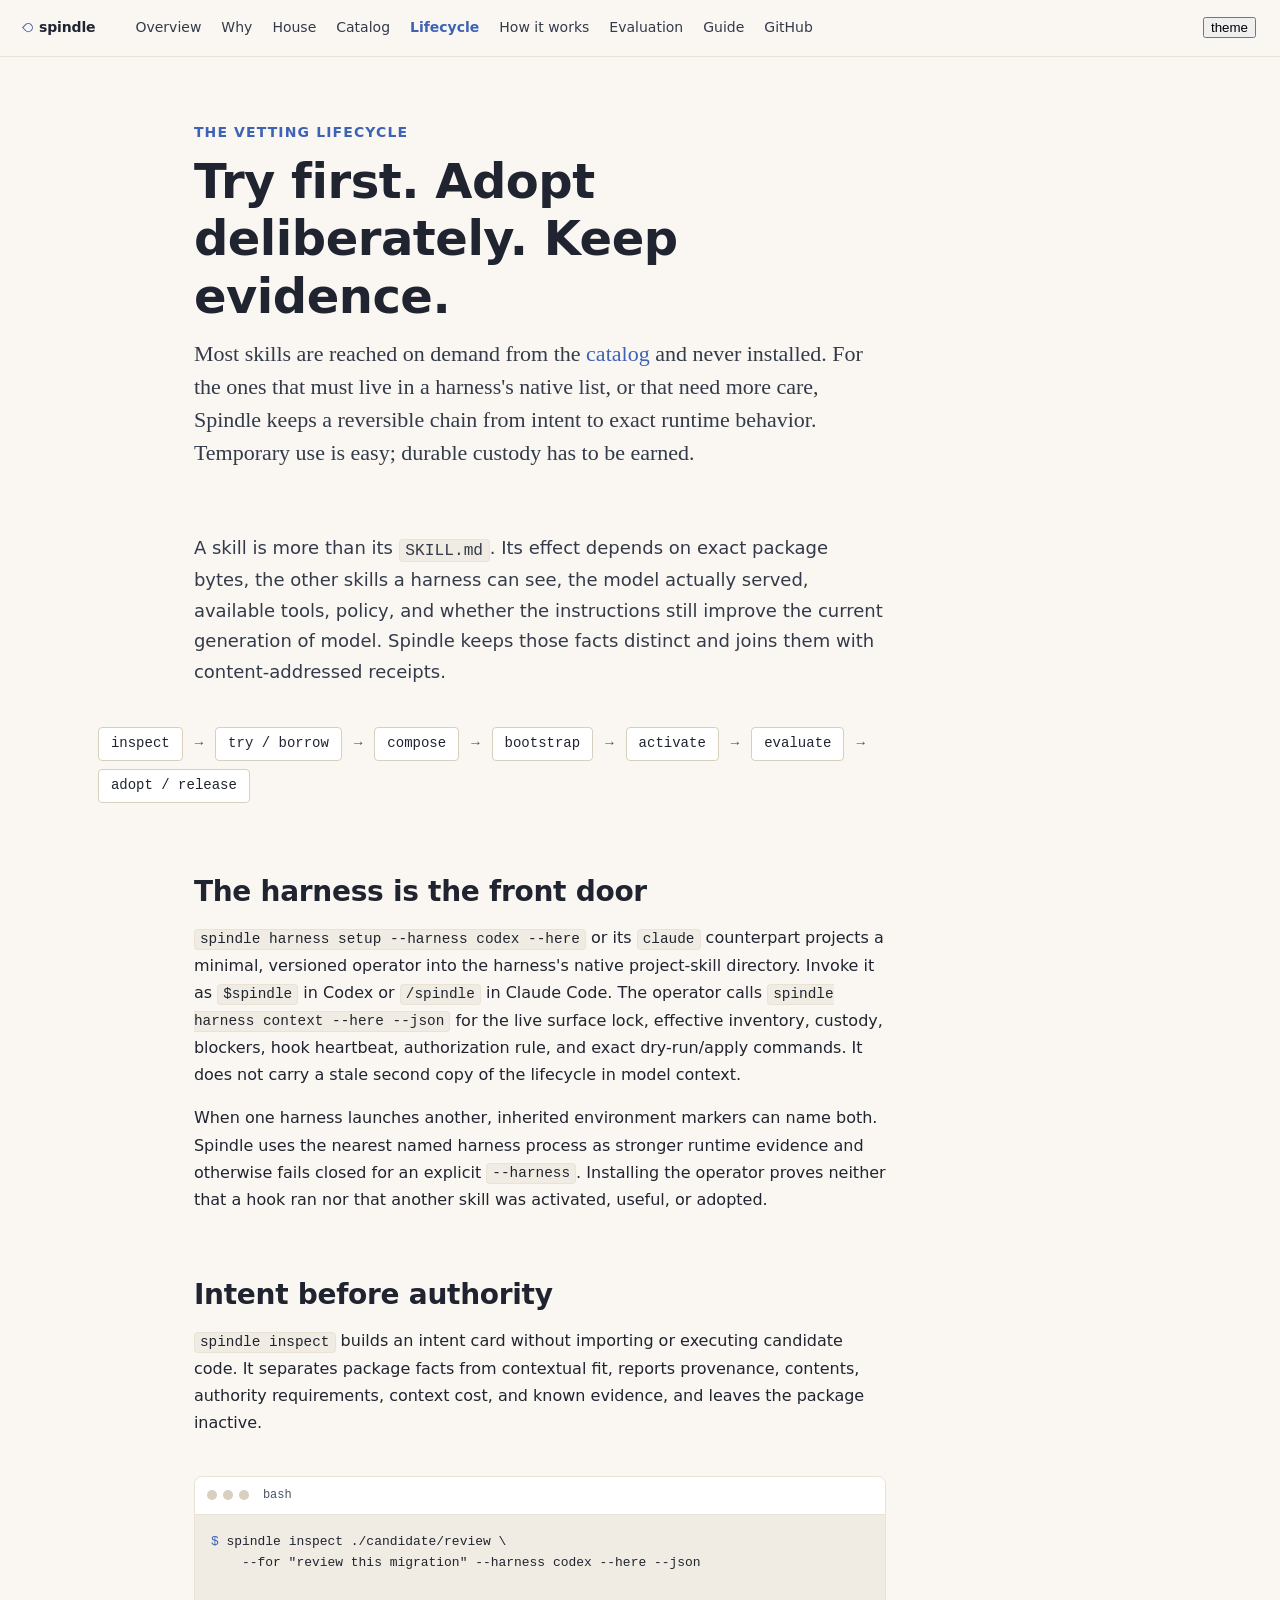
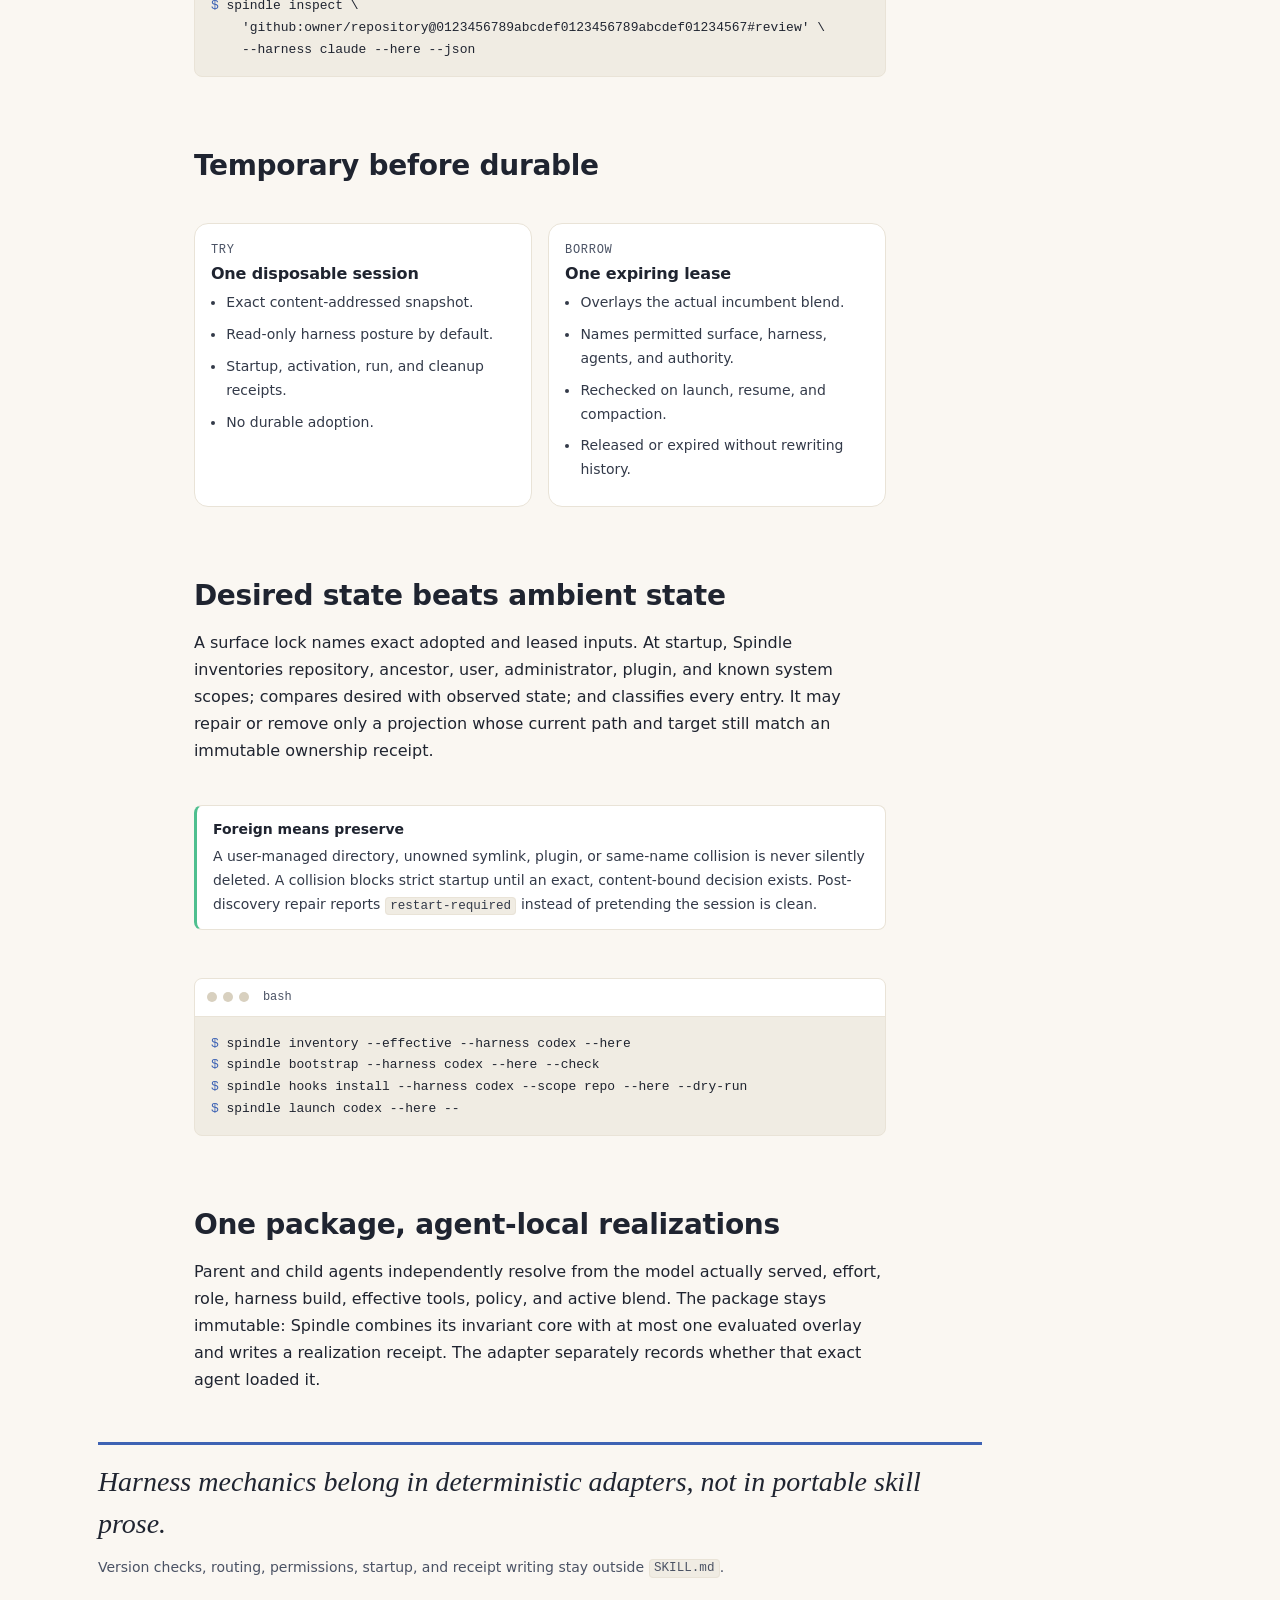
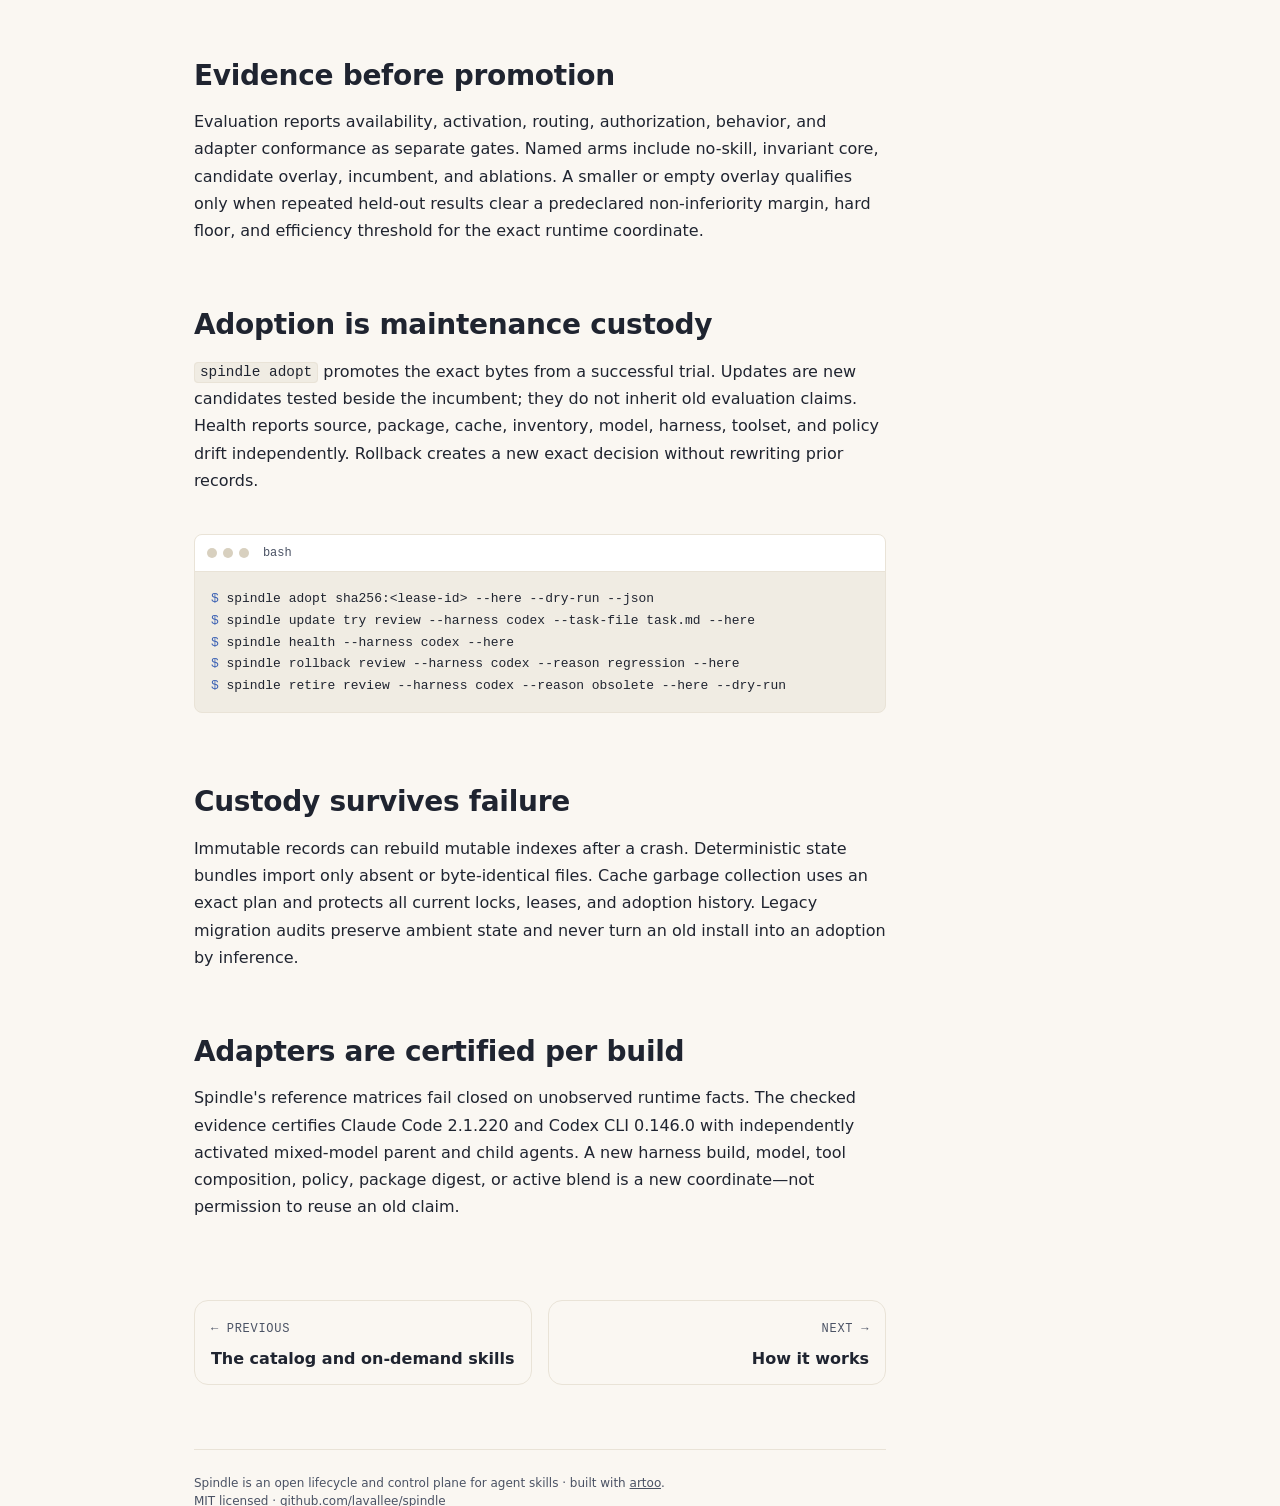
<file: docs/lifecycle.html>
<!doctype html>
<html lang="en">
<head>
<meta charset="utf-8">
<meta name="viewport" content="width=device-width, initial-scale=1">
<title>The skill lifecycle — Spindle</title>
<meta name="description" content="Inspect, try, borrow, compose, verify, activate, evaluate, adopt, update, distill, and retire agent skills with exact ownership and evidence.">
<link rel="icon" href="data:image/svg+xml,%3Csvg xmlns='http://www.w3.org/2000/svg' viewBox='0 0 32 32'%3E%3Ccircle cx='16' cy='16' r='9' fill='none' stroke='%237aa2f7' stroke-width='2.5'/%3E%3Ccircle cx='16' cy='16' r='2.5' fill='%237aa2f7'/%3E%3C/svg%3E">
<link rel="stylesheet" href="lib/artoo-kit/tokens.css">
<link rel="stylesheet" href="lib/artoo-kit/base.css">
<link rel="stylesheet" href="lib/artoo-kit/article.css">
<link rel="stylesheet" href="lib/artoo-kit/components.css">
<link rel="stylesheet" href="style.css">
</head>
<body>
<!-- nav:begin -->
<nav class="site-nav">
  <a class="brand" href="index.html"><span class="spin"></span>spindle</a>
  <button class="nav-toggle" aria-label="Menu">menu</button>
  <div class="nav-links">
    <a href="index.html">Overview</a>
    <a href="rationale.html">Why</a>
    <a href="house.html">House</a>
    <a href="catalog.html">Catalog</a>
    <a href="lifecycle.html" aria-current="page">Lifecycle</a>
    <a href="how-it-works.html">How it works</a>
    <a href="evaluation.html">Evaluation</a>
    <a href="guide.html">Guide</a>
    <a href="https://github.com/lavallee/spindle">GitHub</a>
  </div>
  <button data-theme-toggle class="nav-toggle" style="display:block;margin-left:auto" aria-label="Toggle theme">theme</button>
</nav>
<!-- nav:end -->

<main class="article">
  <header class="article-header">
    <div class="article-kicker">the vetting lifecycle</div>
    <h1 class="article-title">Try first. Adopt deliberately. Keep evidence.</h1>
    <p class="article-dek">Most skills are reached on demand from the
    <a href="catalog.html">catalog</a> and never installed. For the ones that must
    live in a harness's native list, or that need more care, Spindle keeps a
    reversible chain from intent to exact runtime behavior. Temporary use is easy;
    durable custody has to be earned.</p>
  </header>

  <p class="lead">A skill is more than its <code>SKILL.md</code>. Its effect
  depends on exact package bytes, the other skills a harness can see, the model
  actually served, available tools, policy, and whether the instructions still
  improve the current generation of model. Spindle keeps those facts distinct and
  joins them with content-addressed receipts.</p>

  <div class="article-breakout">
    <div class="chain">
      <span class="node">inspect</span><span class="sep">→</span>
      <span class="node">try / borrow</span><span class="sep">→</span>
      <span class="node">compose</span><span class="sep">→</span>
      <span class="node">bootstrap</span><span class="sep">→</span>
      <span class="node">activate</span><span class="sep">→</span>
      <span class="node">evaluate</span><span class="sep">→</span>
      <span class="node">adopt / release</span>
    </div>
  </div>

  <h2>The harness is the front door</h2>
  <p><code>spindle harness setup --harness codex --here</code> or its
  <code>claude</code> counterpart projects a minimal, versioned operator into the
  harness's native project-skill directory. Invoke it as <code>$spindle</code> in
  Codex or <code>/spindle</code> in Claude Code. The operator calls
  <code>spindle harness context --here --json</code> for the live surface lock,
  effective inventory, custody, blockers, hook heartbeat, authorization rule,
  and exact dry-run/apply commands. It does not carry a stale second copy of the
  lifecycle in model context.</p>
  <p>When one harness launches another, inherited environment markers can name
  both. Spindle uses the nearest named harness process as stronger runtime
  evidence and otherwise fails closed for an explicit <code>--harness</code>.
  Installing the operator proves neither that a hook ran nor that another skill
  was activated, useful, or adopted.</p>

  <h2>Intent before authority</h2>
  <p><code>spindle inspect</code> builds an intent card without importing or
  executing candidate code. It separates package facts from contextual fit,
  reports provenance, contents, authority requirements, context cost, and known
  evidence, and leaves the package inactive.</p>
  <div class="terminal">
    <div class="terminal-bar"><span class="dot"></span><span class="dot"></span><span class="dot"></span><span class="name">bash</span></div>
<pre><code><span class="p">$</span> spindle inspect ./candidate/review \
    --for "review this migration" --harness codex --here --json

<span class="p">$</span> spindle inspect \
    'github:owner/repository@0123456789abcdef0123456789abcdef01234567#review' \
    --harness claude --here --json</code></pre>
  </div>

  <h2>Temporary before durable</h2>
  <div class="ledger">
    <div>
      <span class="tag">try</span>
      <h4>One disposable session</h4>
      <ul>
        <li>Exact content-addressed snapshot.</li>
        <li>Read-only harness posture by default.</li>
        <li>Startup, activation, run, and cleanup receipts.</li>
        <li>No durable adoption.</li>
      </ul>
    </div>
    <div>
      <span class="tag">borrow</span>
      <h4>One expiring lease</h4>
      <ul>
        <li>Overlays the actual incumbent blend.</li>
        <li>Names permitted surface, harness, agents, and authority.</li>
        <li>Rechecked on launch, resume, and compaction.</li>
        <li>Released or expired without rewriting history.</li>
      </ul>
    </div>
  </div>

  <h2>Desired state beats ambient state</h2>
  <p>A surface lock names exact adopted and leased inputs. At startup, Spindle
  inventories repository, ancestor, user, administrator, plugin, and known system
  scopes; compares desired with observed state; and classifies every entry. It may
  repair or remove only a projection whose current path and target still match an
  immutable ownership receipt.</p>

  <div class="callout callout--success">
    <span class="callout-title">Foreign means preserve</span>
    A user-managed directory, unowned symlink, plugin, or same-name collision is
    never silently deleted. A collision blocks strict startup until an exact,
    content-bound decision exists. Post-discovery repair reports
    <code>restart-required</code> instead of pretending the session is clean.
  </div>

  <div class="terminal">
    <div class="terminal-bar"><span class="dot"></span><span class="dot"></span><span class="dot"></span><span class="name">bash</span></div>
<pre><code><span class="p">$</span> spindle inventory --effective --harness codex --here
<span class="p">$</span> spindle bootstrap --harness codex --here --check
<span class="p">$</span> spindle hooks install --harness codex --scope repo --here --dry-run
<span class="p">$</span> spindle launch codex --here --</code></pre>
  </div>

  <h2>One package, agent-local realizations</h2>
  <p>Parent and child agents independently resolve from the model actually served,
  effort, role, harness build, effective tools, policy, and active blend. The
  package stays immutable: Spindle combines its invariant core with at most one
  evaluated overlay and writes a realization receipt. The adapter separately
  records whether that exact agent loaded it.</p>

  <p class="article-pullquote">Harness mechanics belong in deterministic adapters,
  not in portable skill prose.<cite>Version checks, routing, permissions, startup,
  and receipt writing stay outside <code>SKILL.md</code>.</cite></p>

  <h2>Evidence before promotion</h2>
  <p>Evaluation reports availability, activation, routing, authorization,
  behavior, and adapter conformance as separate gates. Named arms include
  no-skill, invariant core, candidate overlay, incumbent, and ablations. A smaller
  or empty overlay qualifies only when repeated held-out results clear a
  predeclared non-inferiority margin, hard floor, and efficiency threshold for the
  exact runtime coordinate.</p>

  <h2>Adoption is maintenance custody</h2>
  <p><code>spindle adopt</code> promotes the exact bytes from a successful trial.
  Updates are new candidates tested beside the incumbent; they do not inherit old
  evaluation claims. Health reports source, package, cache, inventory, model,
  harness, toolset, and policy drift independently. Rollback creates a new exact
  decision without rewriting prior records.</p>
  <div class="terminal">
    <div class="terminal-bar"><span class="dot"></span><span class="dot"></span><span class="dot"></span><span class="name">bash</span></div>
<pre><code><span class="p">$</span> spindle adopt sha256:&lt;lease-id&gt; --here --dry-run --json
<span class="p">$</span> spindle update try review --harness codex --task-file task.md --here
<span class="p">$</span> spindle health --harness codex --here
<span class="p">$</span> spindle rollback review --harness codex --reason regression --here
<span class="p">$</span> spindle retire review --harness codex --reason obsolete --here --dry-run</code></pre>
  </div>

  <h2>Custody survives failure</h2>
  <p>Immutable records can rebuild mutable indexes after a crash. Deterministic
  state bundles import only absent or byte-identical files. Cache garbage
  collection uses an exact plan and protects all current locks, leases, and
  adoption history. Legacy migration audits preserve ambient state and never turn
  an old install into an adoption by inference.</p>

  <h2>Adapters are certified per build</h2>
  <p>Spindle's reference matrices fail closed on unobserved runtime facts. The
  checked evidence certifies Claude Code 2.1.220 and Codex CLI 0.146.0 with
  independently activated mixed-model parent and child agents. A new harness
  build, model, tool composition, policy, package digest, or active blend is a new
  coordinate—not permission to reuse an old claim.</p>

  <nav class="pagenav">
    <a class="prev" href="catalog.html">
      <span class="dir">← Previous</span>
      <span class="ttl">The catalog and on-demand skills</span>
    </a>
    <a class="next" href="how-it-works.html">
      <span class="dir">Next →</span>
      <span class="ttl">How it works</span>
    </a>
  </nav>

  <footer class="colophon">
    Spindle is an open lifecycle and control plane for agent skills · built with
    <a href="https://github.com/lavallee/artoo">artoo</a>.<br>
    MIT licensed · <a href="https://github.com/lavallee/spindle">github.com/lavallee/spindle</a>
  </footer>
</main>
<script src="lib/artoo-kit/kit.js"></script>
</body>
</html>
</file>
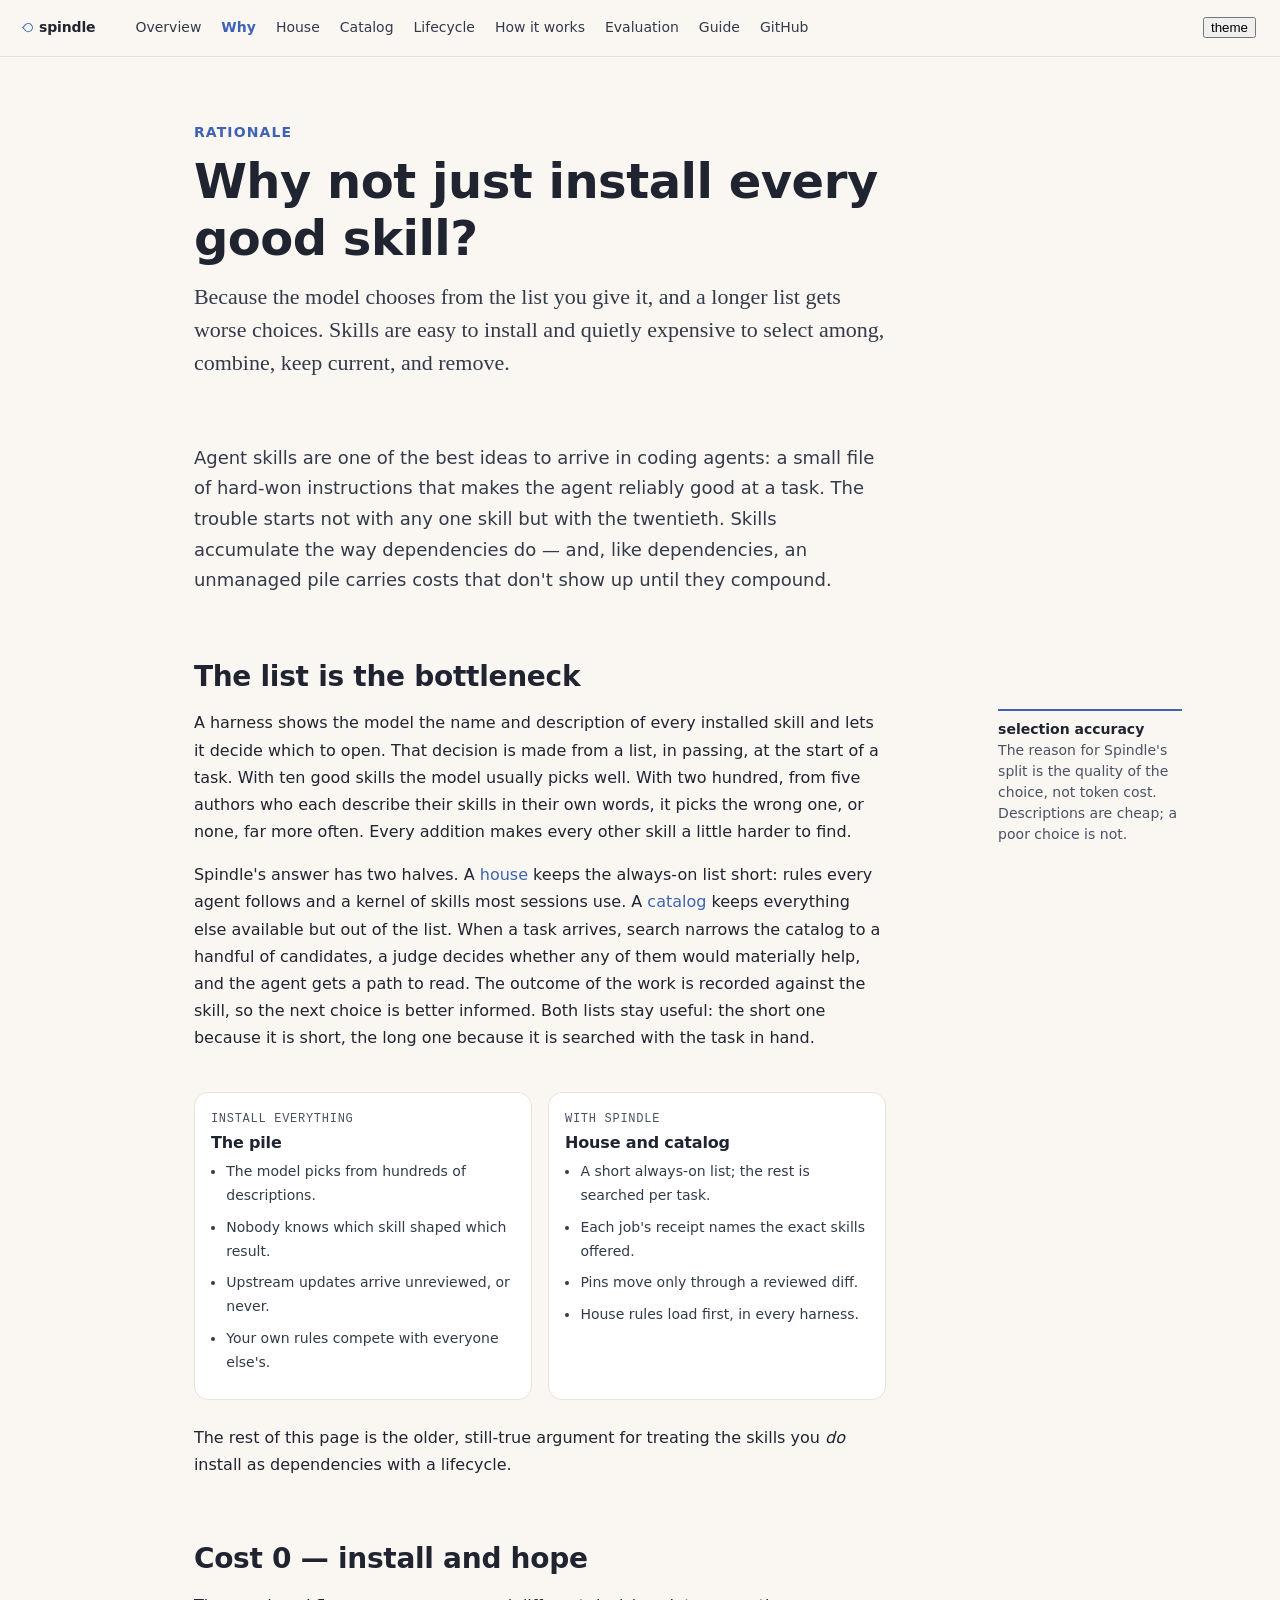
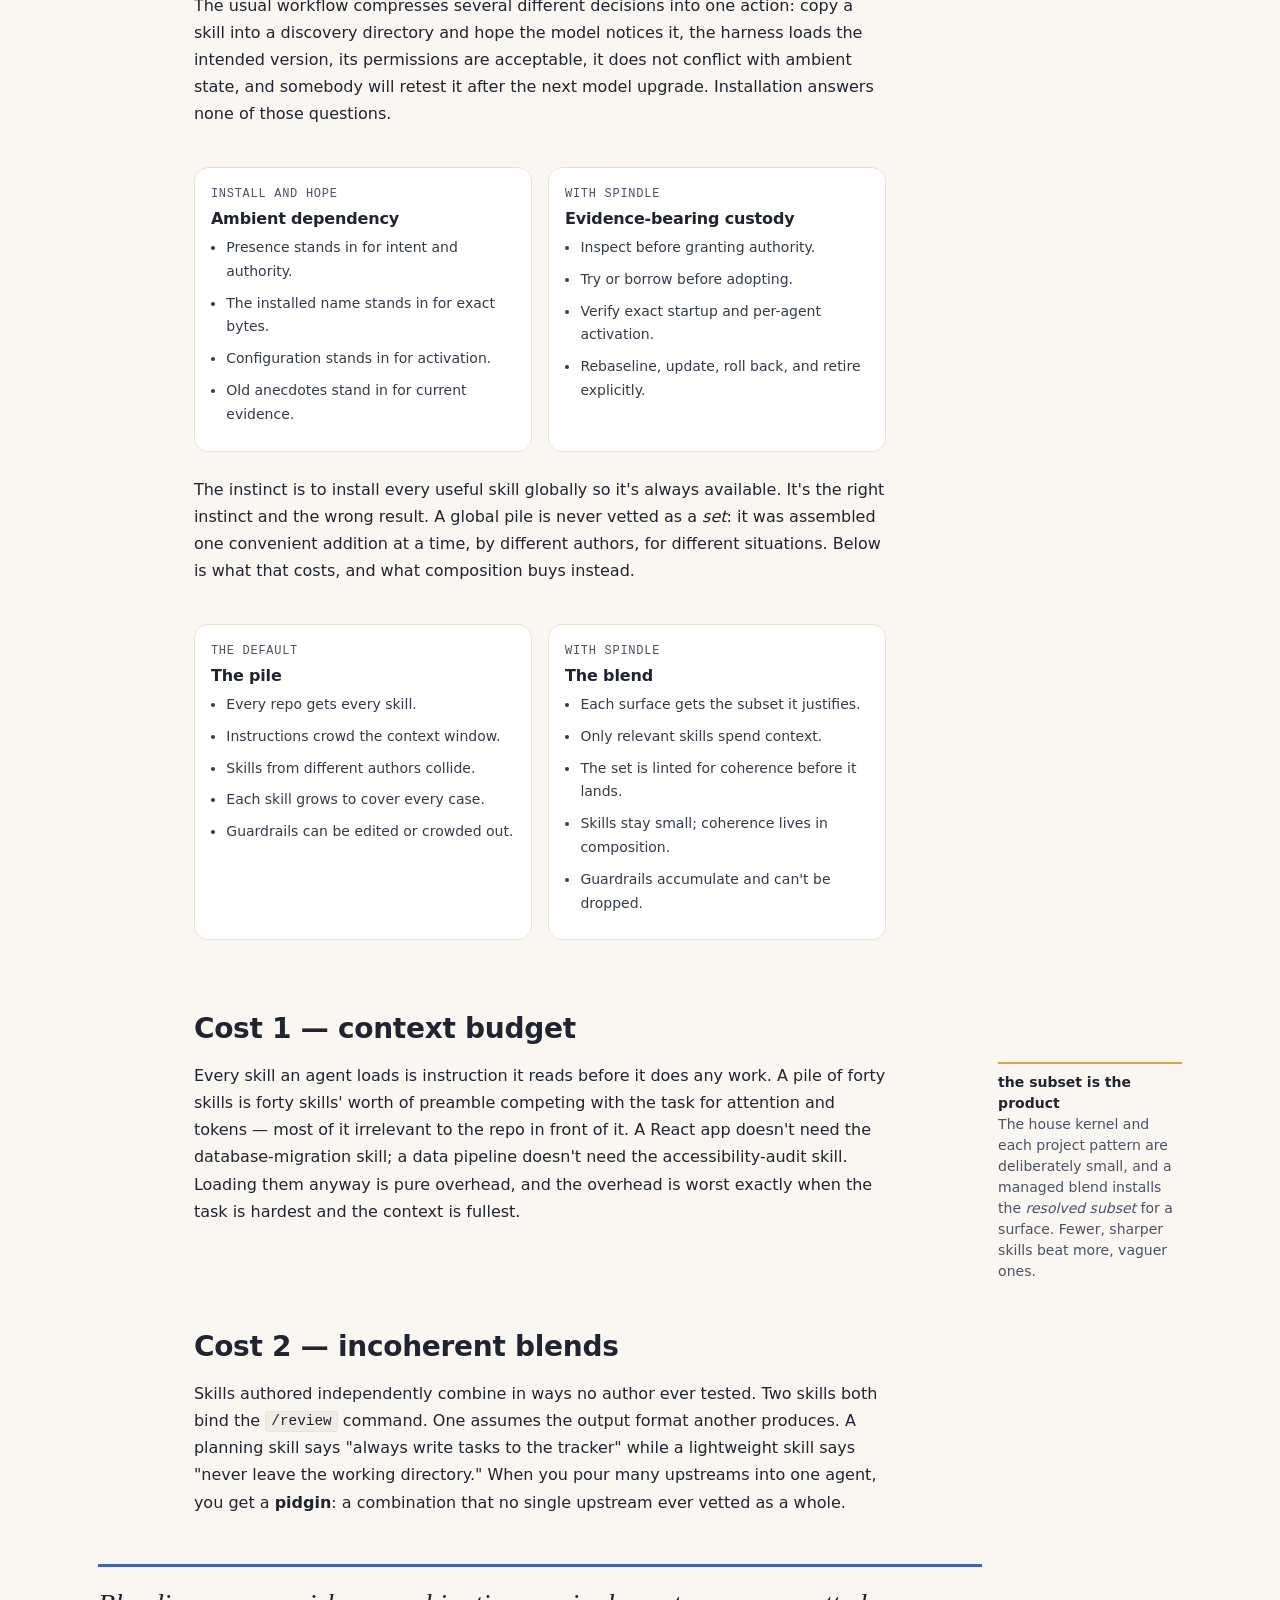
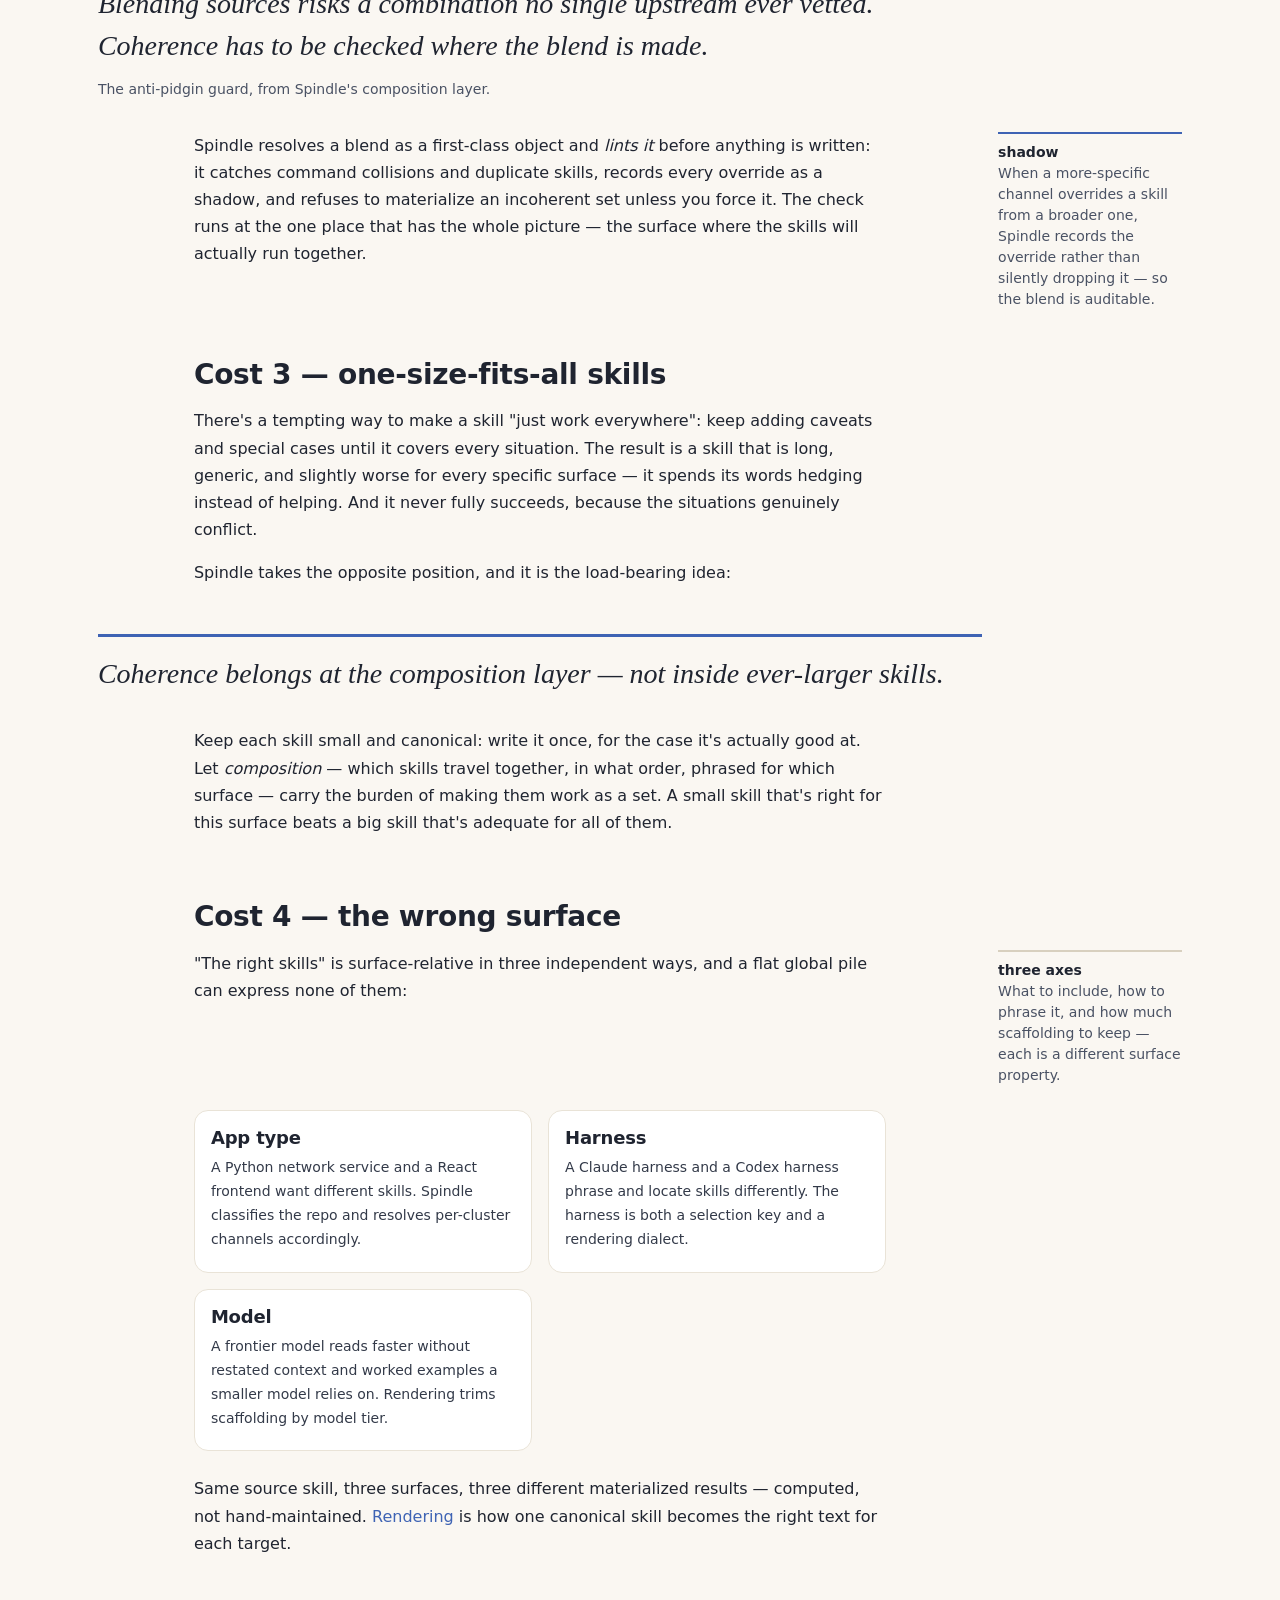
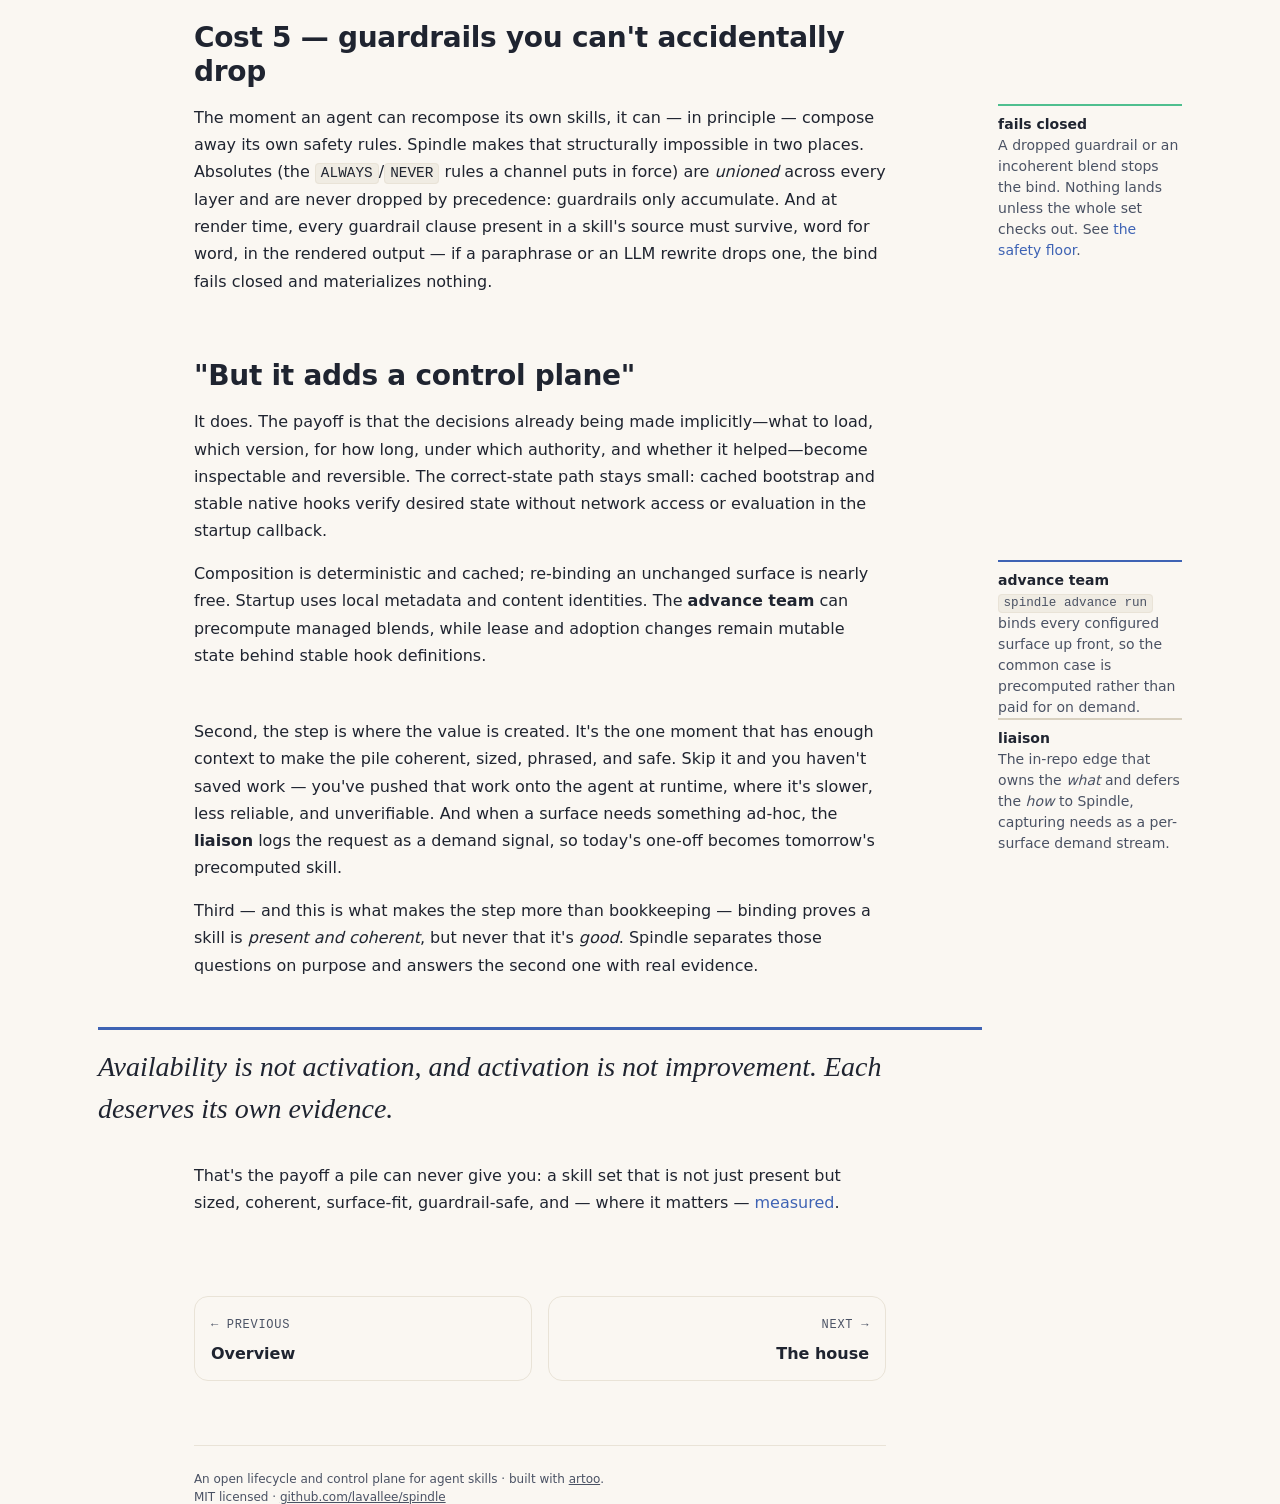
<file: docs/rationale.html>
<!doctype html>
<html lang="en">
<head>
<meta charset="utf-8">
<meta name="viewport" content="width=device-width, initial-scale=1">
<title>Why a small house — Spindle</title>
<meta name="description" content="Installing an agent skill leaves intent, conflicts, authority, runtime activation, effectiveness, updates, and retirement unresolved. Spindle supplies the missing lifecycle and composition control plane.">
<link rel="icon" href="data:image/svg+xml,%3Csvg xmlns='http://www.w3.org/2000/svg' viewBox='0 0 32 32'%3E%3Ccircle cx='16' cy='16' r='9' fill='none' stroke='%237aa2f7' stroke-width='2.5'/%3E%3Ccircle cx='16' cy='16' r='2.5' fill='%237aa2f7'/%3E%3C/svg%3E">
<link rel="stylesheet" href="lib/artoo-kit/tokens.css">
<link rel="stylesheet" href="lib/artoo-kit/base.css">
<link rel="stylesheet" href="lib/artoo-kit/article.css">
<link rel="stylesheet" href="lib/artoo-kit/components.css">
<link rel="stylesheet" href="style.css">
</head>
<body>
<!-- nav:begin -->
<nav class="site-nav">
  <a class="brand" href="index.html"><span class="spin"></span>spindle</a>
  <button class="nav-toggle" aria-label="Menu">menu</button>
  <div class="nav-links">
    <a href="index.html">Overview</a>
    <a href="rationale.html" aria-current="page">Why</a>
    <a href="house.html">House</a>
    <a href="catalog.html">Catalog</a>
    <a href="lifecycle.html">Lifecycle</a>
    <a href="how-it-works.html">How it works</a>
    <a href="evaluation.html">Evaluation</a>
    <a href="guide.html">Guide</a>
    <a href="https://github.com/lavallee/spindle">GitHub</a>
  </div>
  <button data-theme-toggle class="nav-toggle" style="display:block;margin-left:auto" aria-label="Toggle theme">theme</button>
</nav>
<!-- nav:end -->

<main class="article">
  <header class="article-header">
    <div class="article-kicker">rationale</div>
    <h1 class="article-title">Why not just install every good skill?</h1>
    <p class="article-dek">Because the model chooses from the list you give it,
    and a longer list gets worse choices. Skills are easy to install and quietly
    expensive to select among, combine, keep current, and remove.</p>
  </header>

  <p class="lead">Agent skills are one of the best ideas to arrive in coding
  agents: a small file of hard-won instructions that makes the agent reliably good
  at a task. The trouble starts not with any one skill but with the twentieth.
  Skills accumulate the way dependencies do — and, like dependencies, an
  unmanaged pile carries costs that don't show up until they compound.</p>

  <h2>The list is the bottleneck</h2>
  <div class="article-mrow">
    <p>A harness shows the model the name and description of every installed
    skill and lets it decide which to open. That decision is made from a list,
    in passing, at the start of a task. With ten good skills the model usually
    picks well. With two hundred, from five authors who each describe their
    skills in their own words, it picks the wrong one, or none, far more often.
    Every addition makes every other skill a little harder to find.</p>
    <aside class="article-marginnote article-marginnote--def">
      <span class="term">selection accuracy</span>
      The reason for Spindle's split is the quality of the choice, not token
      cost. Descriptions are cheap; a poor choice is not.
    </aside>
  </div>
  <p>Spindle's answer has two halves. A <a href="house.html">house</a> keeps the
  always-on list short: rules every agent follows and a kernel of skills most
  sessions use. A <a href="catalog.html">catalog</a> keeps everything else
  available but out of the list. When a task arrives, search narrows the catalog
  to a handful of candidates, a judge decides whether any of them would
  materially help, and the agent gets a path to read. The outcome of the work is
  recorded against the skill, so the next choice is better informed. Both lists
  stay useful: the short one because it is short, the long one because it is
  searched with the task in hand.</p>

  <div class="ledger">
    <div>
      <span class="tag">install everything</span>
      <h4>The pile</h4>
      <ul>
        <li>The model picks from hundreds of descriptions.</li>
        <li>Nobody knows which skill shaped which result.</li>
        <li>Upstream updates arrive unreviewed, or never.</li>
        <li>Your own rules compete with everyone else's.</li>
      </ul>
    </div>
    <div>
      <span class="tag">with spindle</span>
      <h4>House and catalog</h4>
      <ul>
        <li>A short always-on list; the rest is searched per task.</li>
        <li>Each job's receipt names the exact skills offered.</li>
        <li>Pins move only through a reviewed diff.</li>
        <li>House rules load first, in every harness.</li>
      </ul>
    </div>
  </div>

  <p>The rest of this page is the older, still-true argument for treating the
  skills you <em>do</em> install as dependencies with a lifecycle.</p>

  <h2>Cost 0 — install and hope</h2>
  <p>The usual workflow compresses several different decisions into one action:
  copy a skill into a discovery directory and hope the model notices it, the
  harness loads the intended version, its permissions are acceptable, it does not
  conflict with ambient state, and somebody will retest it after the next model
  upgrade. Installation answers none of those questions.</p>

  <div class="ledger">
    <div>
      <span class="tag">install and hope</span>
      <h4>Ambient dependency</h4>
      <ul>
        <li>Presence stands in for intent and authority.</li>
        <li>The installed name stands in for exact bytes.</li>
        <li>Configuration stands in for activation.</li>
        <li>Old anecdotes stand in for current evidence.</li>
      </ul>
    </div>
    <div>
      <span class="tag">with spindle</span>
      <h4>Evidence-bearing custody</h4>
      <ul>
        <li>Inspect before granting authority.</li>
        <li>Try or borrow before adopting.</li>
        <li>Verify exact startup and per-agent activation.</li>
        <li>Rebaseline, update, roll back, and retire explicitly.</li>
      </ul>
    </div>
  </div>

  <p>The instinct is to install every useful skill globally so it's always
  available. It's the right instinct and the wrong result. A global pile is never
  vetted as a <em>set</em>: it was assembled one convenient addition at a time, by
  different authors, for different situations. Below is what that costs, and what
  composition buys instead.</p>

  <div class="ledger">
    <div>
      <span class="tag">the default</span>
      <h4>The pile</h4>
      <ul>
        <li>Every repo gets every skill.</li>
        <li>Instructions crowd the context window.</li>
        <li>Skills from different authors collide.</li>
        <li>Each skill grows to cover every case.</li>
        <li>Guardrails can be edited or crowded out.</li>
      </ul>
    </div>
    <div>
      <span class="tag">with spindle</span>
      <h4>The blend</h4>
      <ul>
        <li>Each surface gets the subset it justifies.</li>
        <li>Only relevant skills spend context.</li>
        <li>The set is linted for coherence before it lands.</li>
        <li>Skills stay small; coherence lives in composition.</li>
        <li>Guardrails accumulate and can't be dropped.</li>
      </ul>
    </div>
  </div>

  <h2>Cost 1 — context budget</h2>
  <div class="article-mrow">
    <p>Every skill an agent loads is instruction it reads before it does any work.
    A pile of forty skills is forty skills' worth of preamble competing with the
    task for attention and tokens — most of it irrelevant to the repo in front of
    it. A React app doesn't need the database-migration skill; a data pipeline
    doesn't need the accessibility-audit skill. Loading them anyway is pure
    overhead, and the overhead is worst exactly when the task is hardest and the
    context is fullest.</p>
    <aside class="article-marginnote article-marginnote--callout">
      <span class="term">the subset is the product</span>
      The house kernel and each project pattern are deliberately small, and a
      managed blend installs the <em>resolved subset</em> for a surface. Fewer,
      sharper skills beat more, vaguer ones.
    </aside>
  </div>

  <h2>Cost 2 — incoherent blends</h2>
  <p>Skills authored independently combine in ways no author ever tested. Two
  skills both bind the <code>/review</code> command. One assumes the output format
  another produces. A planning skill says "always write tasks to the tracker"
  while a lightweight skill says "never leave the working directory." When you pour
  many upstreams into one agent, you get a <b>pidgin</b>: a combination that no
  single upstream ever vetted as a whole.</p>

  <p class="article-pullquote">Blending sources risks a combination no single
  upstream ever vetted. Coherence has to be checked where the blend is
  made.<cite>The anti-pidgin guard, from Spindle's composition layer.</cite></p>

  <div class="article-mrow">
    <p>Spindle resolves a blend as a first-class object and <em>lints it</em>
    before anything is written: it catches command collisions and duplicate skills,
    records every override as a shadow, and refuses to materialize an incoherent
    set unless you force it. The check runs at the one place that has the whole
    picture — the surface where the skills will actually run together.</p>
    <aside class="article-marginnote article-marginnote--def">
      <span class="term">shadow</span>
      When a more-specific channel overrides a skill from a broader one, Spindle
      records the override rather than silently dropping it — so the blend is
      auditable.
    </aside>
  </div>

  <h2>Cost 3 — one-size-fits-all skills</h2>
  <p>There's a tempting way to make a skill "just work everywhere": keep adding
  caveats and special cases until it covers every situation. The result is a skill
  that is long, generic, and slightly worse for every specific surface — it spends
  its words hedging instead of helping. And it never fully succeeds, because the
  situations genuinely conflict.</p>

  <p>Spindle takes the opposite position, and it is the load-bearing idea:</p>

  <p class="article-pullquote">Coherence belongs at the composition layer — not
  inside ever-larger skills.</p>

  <p>Keep each skill small and canonical: write it once, for the case it's actually
  good at. Let <em>composition</em> — which skills travel together, in what order,
  phrased for which surface — carry the burden of making them work as a set. A
  small skill that's right for this surface beats a big skill that's adequate for
  all of them.</p>

  <h2>Cost 4 — the wrong surface</h2>
  <div class="article-mrow">
    <p>"The right skills" is surface-relative in three independent ways, and a flat
    global pile can express none of them:</p>
    <aside class="article-marginnote">
      <span class="term">three axes</span>
      What to include, how to phrase it, and how much scaffolding to keep — each
      is a different surface property.
    </aside>
  </div>
  <div class="card-grid">
    <div class="card"><h3>App type</h3>
      <p>A Python network service and a React frontend want different skills.
      Spindle classifies the repo and resolves per-cluster channels
      accordingly.</p></div>
    <div class="card"><h3>Harness</h3>
      <p>A Claude harness and a Codex harness phrase and locate skills
      differently. The harness is both a selection key and a rendering
      dialect.</p></div>
    <div class="card"><h3>Model</h3>
      <p>A frontier model reads faster without restated context and worked
      examples a smaller model relies on. Rendering trims scaffolding by
      model tier.</p></div>
  </div>
  <p>Same source skill, three surfaces, three different materialized results —
  computed, not hand-maintained. <a href="how-it-works.html#render">Rendering</a>
  is how one canonical skill becomes the right text for each target.</p>

  <h2>Cost 5 — guardrails you can't accidentally drop</h2>
  <div class="article-mrow">
    <p>The moment an agent can recompose its own skills, it can — in principle —
    compose away its own safety rules. Spindle makes that structurally impossible
    in two places. Absolutes (the <code>ALWAYS</code>/<code>NEVER</code> rules a
    channel puts in force) are <em>unioned</em> across every layer and are never
    dropped by precedence: guardrails only accumulate. And at render time, every
    guardrail clause present in a skill's source must survive, word for word, in
    the rendered output — if a paraphrase or an LLM rewrite drops one, the bind
    fails closed and materializes nothing.</p>
    <aside class="article-marginnote article-marginnote--source">
      <span class="term">fails closed</span>
      A dropped guardrail or an incoherent blend stops the bind. Nothing lands
      unless the whole set checks out. See
      <a href="how-it-works.html#safety">the safety floor</a>.
    </aside>
  </div>

  <h2>"But it adds a control plane"</h2>
  <p>It does. The payoff is that the decisions already being made implicitly—what
  to load, which version, for how long, under which authority, and whether it
  helped—become inspectable and reversible. The correct-state path stays small:
  cached bootstrap and stable native hooks verify desired state without network
  access or evaluation in the startup callback.</p>

  <div class="article-mrow">
    <p>Composition is deterministic and cached; re-binding an unchanged surface is
    nearly free. Startup uses local metadata and content identities. The
    <b>advance team</b> can precompute managed blends, while lease and adoption
    changes remain mutable state behind stable hook definitions.</p>
    <aside class="article-marginnote article-marginnote--def">
      <span class="term">advance team</span>
      <code>spindle advance run</code> binds every configured surface up front, so
      the common case is precomputed rather than paid for on demand.
    </aside>
  </div>

  <div class="article-mrow">
    <p>Second, the step is where the value is created. It's the one moment that has
    enough context to make the pile coherent, sized, phrased, and safe. Skip it and
    you haven't saved work — you've pushed that work onto the agent at runtime,
    where it's slower, less reliable, and unverifiable. And when a surface needs
    something ad-hoc, the <b>liaison</b> logs the request as a demand signal, so
    today's one-off becomes tomorrow's precomputed skill.</p>
    <aside class="article-marginnote">
      <span class="term">liaison</span>
      The in-repo edge that owns the <em>what</em> and defers the <em>how</em> to
      Spindle, capturing needs as a per-surface demand stream.
    </aside>
  </div>

  <p>Third — and this is what makes the step more than bookkeeping — binding proves
  a skill is <em>present and coherent</em>, but never that it's <em>good</em>.
  Spindle separates those questions on purpose and answers the second one with
  real evidence.</p>

  <p class="article-pullquote">Availability is not activation, and activation is
  not improvement. Each deserves its own evidence.</p>

  <p>That's the payoff a pile can never give you: a skill set that is not just
  present but sized, coherent, surface-fit, guardrail-safe, and — where it
  matters — <a href="evaluation.html">measured</a>.</p>

  <nav class="pagenav">
    <a class="prev" href="index.html">
      <span class="dir">← Previous</span>
      <span class="ttl">Overview</span>
    </a>
    <a class="next" href="house.html">
      <span class="dir">Next →</span>
      <span class="ttl">The house</span>
    </a>
  </nav>

  <footer class="colophon">
    An open lifecycle and control plane for agent skills · built with
    <a href="https://github.com/lavallee/artoo">artoo</a>.<br>
    MIT licensed · <a href="https://github.com/lavallee/spindle">github.com/lavallee/spindle</a>
  </footer>
</main>
<script src="lib/artoo-kit/kit.js"></script>
</body>
</html>
</file>
<file: docs/lib/artoo-kit/tokens.css>
/* artoo-kit tokens — the design spine. Never hardcode a hex in pages;
   reference a token. Dark is the default; light via [data-theme="light"]
   or the OS preference. */

:root {
  /* primitives */
  --p-zinc-950: #0c0d10;
  --p-zinc-900: #16181d;
  --p-zinc-850: #1c1f26;
  --p-zinc-800: #23262f;
  --p-zinc-700: #33374233;
  --p-zinc-400: #9aa1ad;
  --p-zinc-300: #b8bec9;
  --p-zinc-100: #e8eaee;
  --p-cream-50: #faf7f2;
  --p-cream-100: #f3efe7;
  --p-cream-200: #e9e3d7;
  --p-ink-900: #1f2430;
  --p-ink-600: #4a5264;
  --p-accent-400: #7aa2f7;
  --p-accent-500: #5b87e0;
  --p-accent-600: #3e63b4;
  --p-green-400: #4fbf8f;
  --p-amber-400: #d9a441;
  --p-red-400: #e06c60;

  /* chart palette — Okabe–Ito, colorblind-safe, order = draw order */
  --chart-1: #56b4e9;
  --chart-2: #e69f00;
  --chart-3: #009e73;
  --chart-4: #cc79a7;
  --chart-5: #0072b2;
  --chart-6: #d55e00;
  --chart-7: #f0e442;
  --chart-8: #999999;

  /* semantic — dark default */
  --bg: var(--p-zinc-950);
  --surface: var(--p-zinc-900);
  --surface-2: var(--p-zinc-850);
  --border: #2c3038;
  --border-strong: #3a3f4a;
  --text: var(--p-zinc-100);
  --text-2: var(--p-zinc-300);
  --muted: var(--p-zinc-400);
  --accent: var(--p-accent-400);
  --accent-strong: var(--p-accent-500);
  --success: var(--p-green-400);
  --warn: var(--p-amber-400);
  --danger: var(--p-red-400);
  --code-bg: #14161b;
  --selection: #2b4a86;

  /* typography — system stacks only */
  --font-sans: ui-sans-serif, system-ui, "Segoe UI", Roboto, "Helvetica Neue", Arial, sans-serif;
  --font-serif: Charter, "Iowan Old Style", Georgia, Cambria, "Times New Roman", serif;
  --font-mono: ui-monospace, "SF Mono", "Cascadia Code", Menlo, Consolas, monospace;

  --text-xs: 0.75rem;
  --text-sm: 0.875rem;
  --text-base: 1rem;
  --text-lg: 1.125rem;
  --text-xl: 1.375rem;
  --text-2xl: 1.75rem;
  --text-3xl: 2.25rem;
  --text-4xl: 3rem;

  --leading-tight: 1.2;
  --leading-normal: 1.5;
  --leading-relaxed: 1.7;

  /* 4px spacing grid */
  --sp-1: 0.25rem;
  --sp-2: 0.5rem;
  --sp-3: 0.75rem;
  --sp-4: 1rem;
  --sp-6: 1.5rem;
  --sp-8: 2rem;
  --sp-12: 3rem;
  --sp-16: 4rem;
  --sp-24: 6rem;

  /* shape, elevation, motion */
  --radius-sm: 4px;
  --radius: 8px;
  --radius-lg: 14px;
  --shadow-1: 0 1px 3px rgb(0 0 0 / 0.3);
  --shadow-2: 0 4px 16px rgb(0 0 0 / 0.35);
  --ease: cubic-bezier(0.2, 0, 0, 1);
  --dur-fast: 120ms;
  --dur: 200ms;

  --measure: 68ch;      /* prose line length */
  --margin-col: 200px;  /* article margin-note gutter */

  color-scheme: dark;
}

[data-theme="light"] {
  --bg: var(--p-cream-50);
  --surface: #ffffff;
  --surface-2: var(--p-cream-100);
  --border: var(--p-cream-200);
  --border-strong: #d8d0bf;
  --text: var(--p-ink-900);
  --text-2: #333a49;
  --muted: var(--p-ink-600);
  --accent: var(--p-accent-600);
  --accent-strong: var(--p-accent-500);
  --code-bg: #f0ece3;
  --selection: #c7d7f5;
  --shadow-1: 0 1px 3px rgb(31 36 48 / 0.08);
  --shadow-2: 0 4px 16px rgb(31 36 48 / 0.10);
  color-scheme: light;
}

@media (prefers-color-scheme: light) {
  :root:not([data-theme="dark"]):not([data-theme="light"]) {
    --bg: var(--p-cream-50);
    --surface: #ffffff;
    --surface-2: var(--p-cream-100);
    --border: var(--p-cream-200);
    --border-strong: #d8d0bf;
    --text: var(--p-ink-900);
    --text-2: #333a49;
    --muted: var(--p-ink-600);
    --accent: var(--p-accent-600);
    --accent-strong: var(--p-accent-500);
    --code-bg: #f0ece3;
    --selection: #c7d7f5;
    --shadow-1: 0 1px 3px rgb(31 36 48 / 0.08);
    --shadow-2: 0 4px 16px rgb(31 36 48 / 0.10);
    color-scheme: light;
  }
}

@media (prefers-reduced-motion: reduce) {
  :root {
    --dur-fast: 0ms;
    --dur: 0ms;
  }
}
</file>
<file: docs/lib/artoo-kit/base.css>
/* artoo-kit base — resets and page defaults. Import order:
   tokens.css, base.css, then article.css / components.css as needed. */

*,
*::before,
*::after {
  box-sizing: border-box;
}

html {
  -webkit-text-size-adjust: 100%;
}

body {
  margin: 0;
  background: var(--bg);
  color: var(--text);
  font-family: var(--font-sans);
  font-size: var(--text-base);
  line-height: var(--leading-relaxed);
  -webkit-font-smoothing: antialiased;
}

::selection {
  background: var(--selection);
}

h1, h2, h3, h4 {
  color: var(--text);
  line-height: var(--leading-tight);
  margin: 0 0 var(--sp-4);
  font-weight: 650;
  letter-spacing: -0.01em;
}

h1 { font-size: var(--text-3xl); }
h2 { font-size: var(--text-2xl); margin-top: var(--sp-12); }
h3 { font-size: var(--text-xl); margin-top: var(--sp-8); }
h4 { font-size: var(--text-lg); margin-top: var(--sp-6); }

p, ul, ol {
  margin: 0 0 var(--sp-4);
}

a {
  color: var(--accent);
  text-decoration: none;
  border-bottom: 1px solid transparent;
  transition: border-color var(--dur-fast) var(--ease);
}

a:hover {
  border-bottom-color: var(--accent);
}

strong { font-weight: 650; }

hr {
  border: 0;
  border-top: 1px solid var(--border);
  margin: var(--sp-8) 0;
}

img, svg, video {
  max-width: 100%;
  height: auto;
}

code, kbd, pre, samp {
  font-family: var(--font-mono);
  font-size: 0.9em;
}

code {
  background: var(--code-bg);
  border: 1px solid var(--border);
  border-radius: var(--radius-sm);
  padding: 0.1em 0.35em;
}

pre {
  background: var(--code-bg);
  border: 1px solid var(--border);
  border-radius: var(--radius);
  padding: var(--sp-4);
  overflow-x: auto;
  line-height: var(--leading-normal);
}

pre code {
  background: none;
  border: 0;
  padding: 0;
}

kbd {
  background: var(--surface-2);
  border: 1px solid var(--border-strong);
  border-bottom-width: 2px;
  border-radius: var(--radius-sm);
  padding: 0.05em 0.4em;
  font-size: var(--text-xs);
}

blockquote {
  margin: var(--sp-6) 0;
  padding-left: var(--sp-4);
  border-left: 3px solid var(--border-strong);
  color: var(--text-2);
}

table {
  border-collapse: collapse;
  width: 100%;
  margin: var(--sp-6) 0;
  font-size: var(--text-sm);
}

th, td {
  text-align: left;
  padding: var(--sp-2) var(--sp-3);
  border-bottom: 1px solid var(--border);
  vertical-align: top;
}

th {
  color: var(--muted);
  font-weight: 600;
  font-size: var(--text-xs);
  text-transform: uppercase;
  letter-spacing: 0.05em;
}

figure {
  margin: var(--sp-8) 0;
}

figcaption {
  color: var(--muted);
  font-size: var(--text-sm);
  margin-top: var(--sp-2);
}

@media print {
  body { background: #fff; color: #111; }
  nav, .no-print { display: none !important; }
}
</file>
<file: docs/lib/artoo-kit/article.css>
/* artoo-kit article layout — long-form prose with a margin-note gutter.

   The grid has four named zones:
     [full] [breakout] [prose] [margin]
   Children default to the prose column (max var(--measure)). Wrappers:
     .article-full       edge-to-edge
     .article-breakout   wider than prose, centered
     .article-marginnote right-gutter note (collapses inline on mobile)
     .article-pullquote  large quote, breakout width
*/

.article {
  display: grid;
  grid-template-columns:
    [full-start] minmax(var(--sp-4), 1fr)
    [breakout-start] minmax(0, 6rem)
    [prose-start] min(var(--measure), calc(100% - 2 * var(--sp-4))) [prose-end]
    minmax(var(--sp-6), 6rem) [breakout-end]
    minmax(0, var(--margin-col)) [margin-end]
    minmax(var(--sp-4), 1fr) [full-end];
  row-gap: 0;
}

.article > * {
  grid-column: prose;
  min-width: 0;
}

.article-full { grid-column: full; }
.article-breakout { grid-column: breakout; }

.article-header {
  grid-column: prose;
  margin: var(--sp-16) 0 var(--sp-12);
}

.article-kicker {
  color: var(--accent);
  font-size: var(--text-sm);
  font-weight: 650;
  text-transform: uppercase;
  letter-spacing: 0.08em;
  margin-bottom: var(--sp-2);
}

.article-title {
  font-size: var(--text-4xl);
  margin-bottom: var(--sp-3);
}

.article-dek {
  color: var(--text-2);
  font-size: var(--text-xl);
  font-family: var(--font-serif);
  line-height: var(--leading-normal);
  margin-bottom: var(--sp-4);
}

.article-byline {
  color: var(--muted);
  font-size: var(--text-sm);
}

/* margin notes: pair a paragraph with its note via .article-mrow */
.article-mrow {
  grid-column: prose-start / margin-end;
  display: grid;
  grid-template-columns: subgrid;
}

.article-mrow > :first-child {
  grid-column: 1;
}

.article-marginnote {
  grid-column: 3;
  align-self: start;
  font-size: var(--text-sm);
  color: var(--muted);
  line-height: var(--leading-normal);
  border-top: 2px solid var(--border-strong);
  padding-top: var(--sp-2);
  margin-left: var(--sp-4);
}

.article-marginnote--def { border-top-color: var(--accent); }
.article-marginnote--source { border-top-color: var(--success); }
.article-marginnote--callout { border-top-color: var(--warn); }

.article-marginnote .term {
  color: var(--text);
  font-weight: 650;
  display: block;
}

.article-pullquote {
  grid-column: breakout;
  font-family: var(--font-serif);
  font-style: italic;
  font-size: var(--text-2xl);
  line-height: var(--leading-normal);
  color: var(--text);
  border: 0;
  border-top: 3px solid var(--accent);
  margin: var(--sp-8) 0;
  padding: var(--sp-4) 0 0;
}

.article-pullquote cite {
  display: block;
  font-family: var(--font-sans);
  font-style: normal;
  font-size: var(--text-sm);
  color: var(--muted);
  margin-top: var(--sp-3);
}

.article-pullnumber {
  grid-column: breakout;
  margin: var(--sp-8) 0;
  text-align: center;
}

.article-pullnumber .num {
  font-size: var(--text-4xl);
  font-weight: 700;
  color: var(--accent);
  display: block;
  line-height: 1;
}

.article-pullnumber .label {
  color: var(--muted);
  font-size: var(--text-sm);
}

.article-figure {
  grid-column: breakout;
  margin: var(--sp-8) 0;
}

.article .endnotes {
  border-top: 1px solid var(--border);
  margin-top: var(--sp-12);
  padding-top: var(--sp-6);
  font-size: var(--text-sm);
  color: var(--text-2);
}

/* mobile: single column, notes flow inline as boxed asides */
@media (max-width: 940px) {
  .article,
  .article-mrow {
    display: block;
    padding: 0 var(--sp-4);
  }

  .article-mrow { padding: 0; }

  .article-marginnote {
    margin: var(--sp-4) 0;
    padding: var(--sp-3) var(--sp-4);
    background: var(--surface);
    border: 1px solid var(--border);
    border-top: 2px solid var(--border-strong);
    border-radius: var(--radius);
  }

  .article-title { font-size: var(--text-3xl); }
}
</file>
<file: docs/lib/artoo-kit/components.css>
/* artoo-kit components — nav, cards, callouts, badges, stats, colophon. */

/* -- site shell ---------------------------------------------------------- */

.site-nav {
  position: sticky;
  top: 0;
  z-index: 10;
  display: flex;
  align-items: center;
  gap: var(--sp-4);
  padding: var(--sp-3) var(--sp-6);
  background: color-mix(in srgb, var(--bg) 88%, transparent);
  backdrop-filter: blur(8px);
  border-bottom: 1px solid var(--border);
}

.site-nav .brand {
  font-weight: 700;
  color: var(--text);
  margin-right: var(--sp-4);
}

.site-nav a {
  color: var(--text-2);
  font-size: var(--text-sm);
  border: 0;
  padding: var(--sp-1) var(--sp-2);
  border-radius: var(--radius-sm);
}

.site-nav a:hover {
  color: var(--text);
  background: var(--surface-2);
}

.site-nav a[aria-current="page"] {
  color: var(--accent);
  font-weight: 650;
}

.site-nav .nav-toggle { display: none; }

.page {
  max-width: 72rem;
  margin: 0 auto;
  padding: var(--sp-8) var(--sp-6) var(--sp-24);
}

.page--narrow { max-width: calc(var(--measure) + 4rem); }

/* -- cards ---------------------------------------------------------------- */

.card-grid {
  display: grid;
  grid-template-columns: repeat(auto-fill, minmax(16rem, 1fr));
  gap: var(--sp-4);
  margin: var(--sp-6) 0;
}

.card {
  display: block;
  background: var(--surface);
  border: 1px solid var(--border);
  border-radius: var(--radius-lg);
  padding: var(--sp-4) var(--sp-4) var(--sp-3);
  color: var(--text);
  transition: border-color var(--dur-fast) var(--ease), transform var(--dur-fast) var(--ease);
}

a.card:hover {
  border-color: var(--accent);
  transform: translateY(-1px);
}

.card h3 {
  margin: 0 0 var(--sp-2);
  font-size: var(--text-lg);
}

.card p {
  color: var(--text-2);
  font-size: var(--text-sm);
  margin: 0 0 var(--sp-2);
}

/* -- callouts -------------------------------------------------------------- */

.callout {
  border: 1px solid var(--border);
  border-left: 3px solid var(--accent);
  border-radius: var(--radius);
  background: var(--surface);
  padding: var(--sp-3) var(--sp-4);
  margin: var(--sp-6) 0;
  font-size: var(--text-sm);
  color: var(--text-2);
}

.callout > :last-child { margin-bottom: 0; }
.callout .callout-title {
  color: var(--text);
  font-weight: 650;
  display: block;
  margin-bottom: var(--sp-1);
}

.callout--warn { border-left-color: var(--warn); }
.callout--danger { border-left-color: var(--danger); }
.callout--success { border-left-color: var(--success); }

/* -- badges & meta ---------------------------------------------------------- */

.badge {
  display: inline-block;
  font-size: var(--text-xs);
  font-weight: 650;
  letter-spacing: 0.04em;
  padding: 0.1em 0.6em;
  border-radius: 999px;
  border: 1px solid var(--border-strong);
  color: var(--text-2);
  background: var(--surface-2);
}

.badge--accent { color: var(--accent); border-color: var(--accent); background: transparent; }
.badge--success { color: var(--success); border-color: var(--success); background: transparent; }
.badge--warn { color: var(--warn); border-color: var(--warn); background: transparent; }

/* -- stat rows -------------------------------------------------------------- */

.stat-row {
  display: grid;
  grid-template-columns: repeat(auto-fit, minmax(8rem, 1fr));
  gap: var(--sp-4);
  margin: var(--sp-6) 0;
}

.stat {
  background: var(--surface);
  border: 1px solid var(--border);
  border-radius: var(--radius);
  padding: var(--sp-3) var(--sp-4);
}

.stat .value {
  font-size: var(--text-2xl);
  font-weight: 700;
  color: var(--text);
  display: block;
  line-height: var(--leading-tight);
}

.stat .label {
  color: var(--muted);
  font-size: var(--text-xs);
  text-transform: uppercase;
  letter-spacing: 0.05em;
}

/* -- table of contents -------------------------------------------------------- */

.toc {
  font-size: var(--text-sm);
  border: 1px solid var(--border);
  border-radius: var(--radius);
  background: var(--surface);
  padding: var(--sp-4);
  margin: var(--sp-6) 0;
}

.toc ol {
  margin: 0;
  padding-left: var(--sp-6);
}

.toc a { color: var(--text-2); }
.toc a:hover { color: var(--accent); }

/* -- diagrams -------------------------------------------------------------- */

.diagram {
  background: var(--surface);
  border: 1px solid var(--border);
  border-radius: var(--radius);
  padding: var(--sp-4);
  margin: var(--sp-8) 0;
  overflow-x: auto;
}

.diagram svg { display: block; margin: 0 auto; }

/* -- colophon -------------------------------------------------------------- */

.colophon {
  border-top: 1px solid var(--border);
  margin-top: var(--sp-16);
  padding: var(--sp-6) 0 0;
  color: var(--muted);
  font-size: var(--text-xs);
  line-height: var(--leading-normal);
}

.colophon a { color: var(--muted); text-decoration: underline; }

/* -- responsive nav -------------------------------------------------------------- */

@media (max-width: 720px) {
  .site-nav { flex-wrap: wrap; padding: var(--sp-3) var(--sp-4); }

  .site-nav .nav-toggle {
    display: block;
    margin-left: auto;
    background: none;
    border: 1px solid var(--border-strong);
    border-radius: var(--radius-sm);
    color: var(--text-2);
    padding: var(--sp-1) var(--sp-2);
    font: inherit;
    font-size: var(--text-sm);
  }

  .site-nav .nav-links {
    display: none;
    flex-basis: 100%;
    flex-direction: column;
    gap: var(--sp-1);
    padding-top: var(--sp-2);
  }

  .site-nav .nav-links.open { display: flex; }
  .page { padding: var(--sp-6) var(--sp-4) var(--sp-16); }
}

@media (min-width: 721px) {
  .site-nav .nav-links { display: flex; gap: var(--sp-1); }
}
</file>
<file: docs/style.css>
/* spindle site — page components layered on artoo-kit tokens.
   Never hardcode a color; reference a kit token. No gradients, no shadows,
   no emoji — the house style of the family. */

/* -- brand as a link ------------------------------------------------------- */
.site-nav a.brand {
  color: var(--text);
  font-weight: 700;
  padding: 0;
  border: 0;
  border-radius: 0;
  letter-spacing: -0.01em;
}
.site-nav a.brand:hover { background: none; color: var(--accent); }
.site-nav a.brand .spin {
  display: inline-block;
  width: 0.62em;
  height: 0.62em;
  margin-right: 0.45em;
  border: 1.5px solid var(--accent);
  border-radius: 50% 50% 50% 0;
  transform: rotate(45deg);
  vertical-align: baseline;
}

/* -- title meta row -------------------------------------------------------- */
.meta-row {
  display: flex;
  flex-wrap: wrap;
  gap: var(--sp-3) var(--sp-6);
  margin: var(--sp-4) 0 0;
  padding: var(--sp-3) 0;
  border-top: 1px solid var(--border);
  border-bottom: 1px solid var(--border);
  font-family: var(--font-mono);
  font-size: var(--text-xs);
  text-transform: uppercase;
  letter-spacing: 0.06em;
  color: var(--muted);
}
.meta-row b { color: var(--text-2); font-weight: 600; }

/* -- terminal -------------------------------------------------------------- */
.terminal {
  background: var(--code-bg);
  border: 1px solid var(--border);
  border-radius: var(--radius);
  overflow: hidden;
  margin: var(--sp-6) 0;
}
.terminal-bar {
  display: flex;
  align-items: center;
  gap: 6px;
  padding: var(--sp-2) var(--sp-3);
  background: var(--surface);
  border-bottom: 1px solid var(--border);
}
.terminal-bar .dot {
  width: 10px; height: 10px; border-radius: 50%;
  background: var(--border-strong);
}
.terminal-bar .name {
  margin-left: var(--sp-2);
  font-family: var(--font-mono);
  font-size: var(--text-xs);
  color: var(--muted);
}
.terminal pre {
  margin: 0; border: 0; border-radius: 0; background: transparent;
}
.terminal .c { color: var(--muted); }              /* comment */
.terminal .p { color: var(--accent); user-select: none; }  /* prompt */
.terminal .o { color: var(--text-2); }             /* echoed output */

/* -- pipeline (horizontal stage flow) -------------------------------------- */
.pipeline {
  display: grid;
  grid-auto-flow: column;
  grid-auto-columns: minmax(0, 1fr);
  align-items: stretch;
  gap: var(--sp-2);
  margin: var(--sp-8) 0;
}
.stage {
  position: relative;
  background: var(--surface);
  border: 1px solid var(--border);
  border-radius: var(--radius);
  padding: var(--sp-3) var(--sp-3) var(--sp-4);
}
.stage .n {
  font-family: var(--font-mono);
  font-size: var(--text-xs);
  color: var(--accent);
  letter-spacing: 0.08em;
}
.stage h4 {
  margin: var(--sp-1) 0 var(--sp-2);
  font-size: var(--text-base);
}
.stage p {
  margin: 0;
  font-size: var(--text-sm);
  color: var(--text-2);
  line-height: var(--leading-normal);
}
.stage .mod {
  display: block;
  margin-top: var(--sp-2);
  font-family: var(--font-mono);
  font-size: var(--text-xs);
  color: var(--muted);
}
.stage:not(:last-child)::after {
  content: "→";
  position: absolute;
  right: calc(-1 * var(--sp-2) - 0.35em);
  top: 50%;
  transform: translateY(-50%);
  color: var(--border-strong);
  z-index: 1;
}
@media (max-width: 820px) {
  .pipeline { grid-auto-flow: row; grid-auto-columns: auto; }
  .stage:not(:last-child)::after {
    content: "↓";
    right: 50%;
    top: auto;
    bottom: calc(-1 * var(--sp-2) - 0.6em);
    transform: translateX(50%);
  }
}

/* -- lineage chain (a → b → c of concepts) --------------------------------- */
.chain {
  display: flex;
  flex-wrap: wrap;
  align-items: center;
  gap: var(--sp-2) var(--sp-3);
  margin: var(--sp-6) 0;
  font-family: var(--font-mono);
  font-size: var(--text-sm);
}
.chain .node {
  padding: var(--sp-1) var(--sp-3);
  background: var(--surface);
  border: 1px solid var(--border-strong);
  border-radius: var(--radius-sm);
  color: var(--text);
}
.chain .sep { color: var(--muted); }

/* -- definition grid ------------------------------------------------------- */
.defs {
  margin: var(--sp-6) 0;
  border-top: 1px solid var(--border);
}
.defs > div {
  display: grid;
  grid-template-columns: 12rem 1fr;
  gap: var(--sp-4);
  padding: var(--sp-3) 0;
  border-bottom: 1px solid var(--border);
}
.defs dt {
  font-family: var(--font-mono);
  font-size: var(--text-sm);
  color: var(--accent);
  font-weight: 600;
}
.defs dd {
  margin: 0;
  color: var(--text-2);
  font-size: var(--text-sm);
  line-height: var(--leading-normal);
}
@media (max-width: 620px) {
  .defs > div { grid-template-columns: 1fr; gap: var(--sp-1); }
}

/* -- key/value ledger (contrast two options) ------------------------------- */
.ledger {
  display: grid;
  grid-template-columns: 1fr 1fr;
  gap: var(--sp-4);
  margin: var(--sp-6) 0;
}
.ledger > div {
  background: var(--surface);
  border: 1px solid var(--border);
  border-radius: var(--radius-lg);
  padding: var(--sp-4);
}
.ledger h4 { margin: 0 0 var(--sp-2); font-size: var(--text-base); }
.ledger ul { margin: 0; padding-left: 1.1em; font-size: var(--text-sm); color: var(--text-2); }
.ledger li { margin-bottom: var(--sp-2); }
.ledger .tag {
  font-family: var(--font-mono);
  font-size: var(--text-xs);
  text-transform: uppercase;
  letter-spacing: 0.06em;
  color: var(--muted);
  display: block;
  margin-bottom: var(--sp-1);
}
@media (max-width: 620px) { .ledger { grid-template-columns: 1fr; } }

/* -- bottom page navigation ------------------------------------------------ */
.pagenav {
  display: grid;
  grid-template-columns: 1fr 1fr;
  gap: var(--sp-4);
  margin: var(--sp-16) 0 0;
}
.pagenav a {
  display: block;
  border: 1px solid var(--border);
  border-radius: var(--radius-lg);
  padding: var(--sp-3) var(--sp-4);
  color: var(--text);
}
.pagenav a:hover { border-color: var(--accent); }
.pagenav .dir {
  font-family: var(--font-mono);
  font-size: var(--text-xs);
  text-transform: uppercase;
  letter-spacing: 0.06em;
  color: var(--muted);
}
.pagenav .ttl { display: block; margin-top: var(--sp-1); font-weight: 650; }
.pagenav .next { text-align: right; }
@media (max-width: 620px) { .pagenav { grid-template-columns: 1fr; } }

/* -- small helpers --------------------------------------------------------- */
.lead { font-size: var(--text-lg); color: var(--text-2); }
.tag-inline {
  font-family: var(--font-mono);
  font-size: 0.85em;
  color: var(--accent);
}

/* Eight nav items: keep each label on one line. */
.site-nav .nav-links a { white-space: nowrap; }
.stage .mod { overflow-wrap: anywhere; }

/* Tables never push the page sideways on a phone. */
:not(pre) > code { overflow-wrap: anywhere; }
@media (max-width: 640px) {
  main table { display: block; max-width: 100%; overflow-x: auto; }
}
</file>
